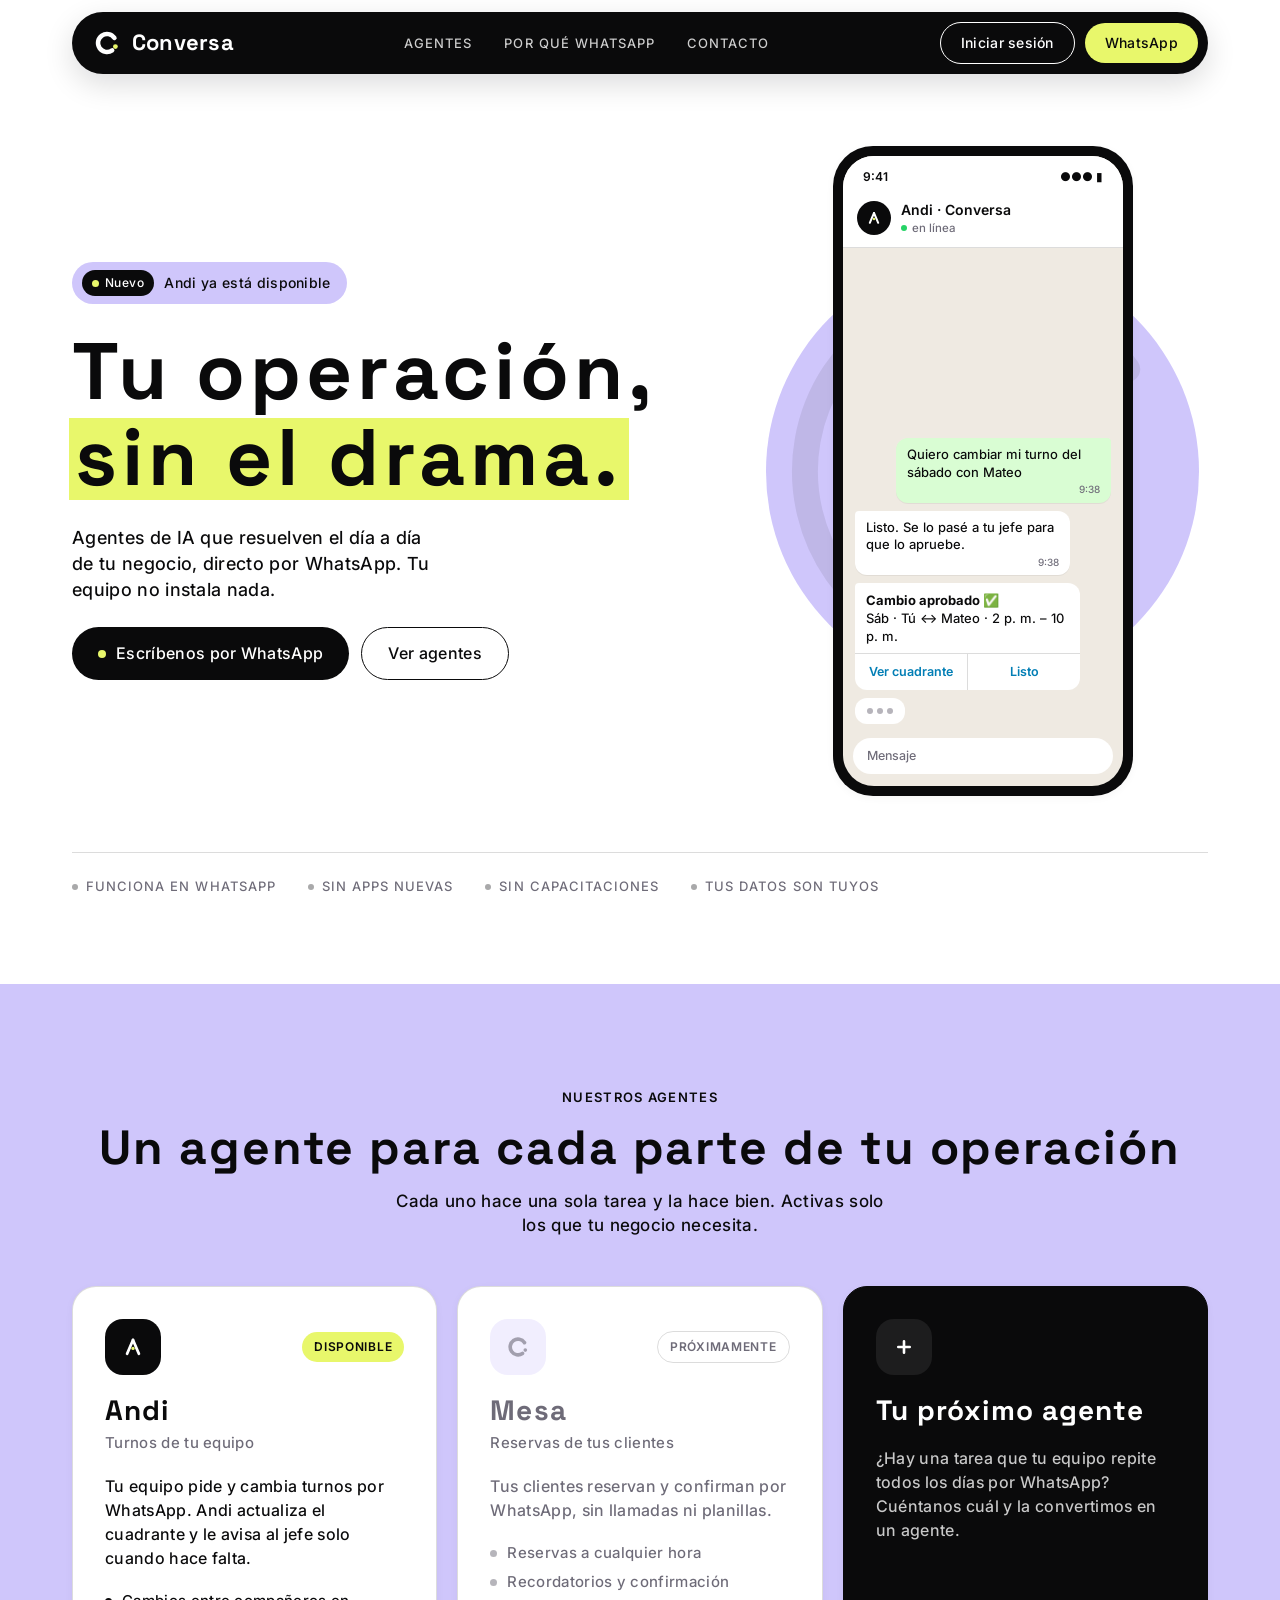
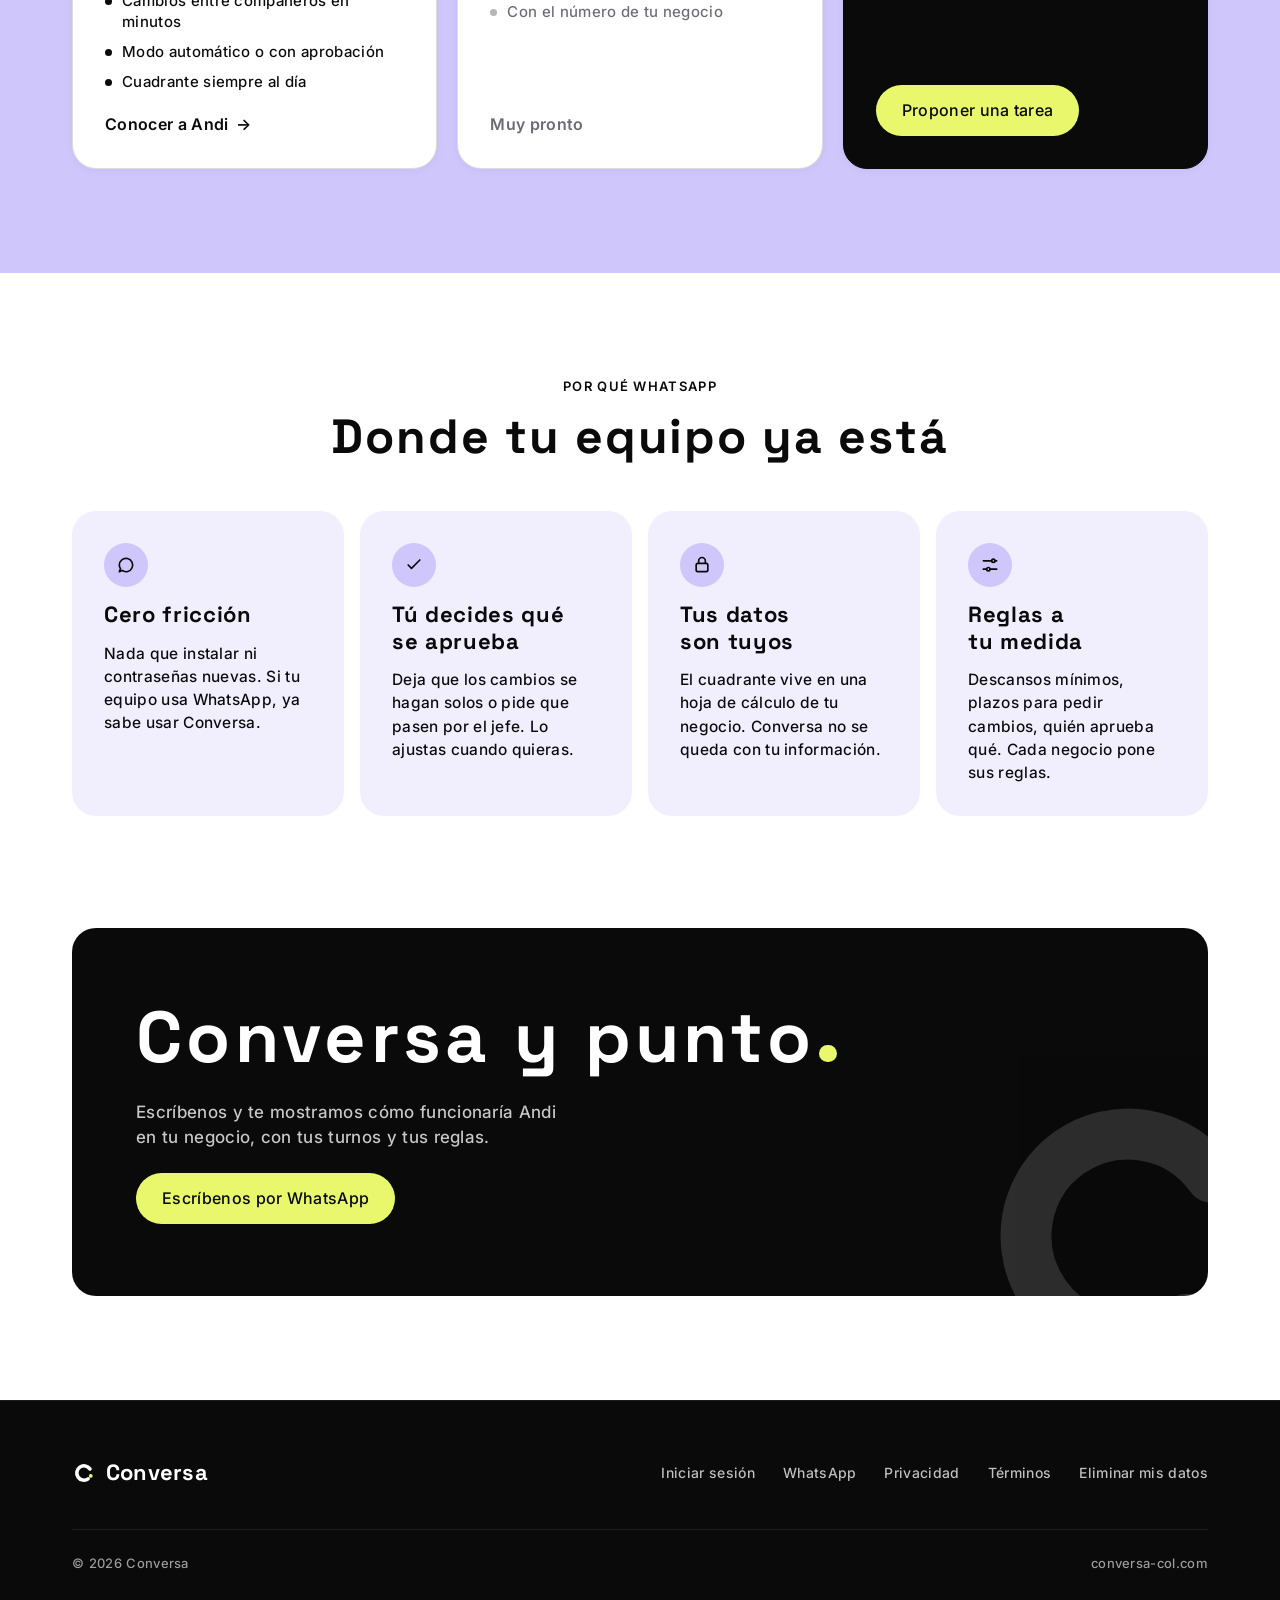
<file: index.html>
<!doctype html>
<html lang="es">
<head>
<meta charset="utf-8">
<title>Conversa — Tu operación, sin el drama.</title>
<meta name="viewport" content="width=device-width, initial-scale=1">
<meta name="description" content="Agentes de IA que atienden por WhatsApp y gestionan el día a día de tu negocio.">
<meta name="google-site-verification" content="Ja4Rn6n4qUlso83JG4or7ZB8KEGTxTbLcKheIMZyKb4" />
<link rel="icon" href="favicon.svg" type="image/svg+xml">
<link rel="preconnect" href="https://fonts.googleapis.com">
<link rel="preconnect" href="https://fonts.gstatic.com" crossorigin>
<link href="https://fonts.googleapis.com/css2?family=Space+Grotesk:wght@500..700&family=Inter:wght@400..700&display=swap" rel="stylesheet">
<link rel="stylesheet" href="css/home.css">
<script src="js/home.js" defer></script>
</head>
<body>

<a class="saltar" href="#contenido">Saltar al contenido</a>

<header class="nav">
  <div class="wrap nav-inner">
    <a class="marca" href="#" aria-label="Conversa, inicio">
      <svg viewBox="0 0 100 100" width="30" height="30" fill="none" aria-hidden="true">
        <circle cx="50" cy="50" r="30" stroke="#FFFFFF" stroke-width="15" stroke-linecap="round" stroke-dasharray="141 47" transform="rotate(55 50 50)"/>
        <circle cx="78" cy="62" r="8" fill="#E8F76B"/>
      </svg>
      Conversa
    </a>
    <nav class="nav-links" aria-label="Secciones">
      <a href="#agentes">Agentes</a>
      <a href="#por-que">Por qué WhatsApp</a>
      <a href="#contacto">Contacto</a>
    </nav>
    <div class="nav-acciones">
      <a class="btn btn-borde btn-sm nav-login" href="https://app.conversa-col.com/login">Iniciar sesión</a>
      <a class="btn btn-lima btn-sm nav-wa" href="https://wa.me/573053060656?text=Hola%2C%20quisiera%20saber%20m%C3%A1s%20sobre%20Conversa" target="_blank" rel="noopener noreferrer">WhatsApp</a>
    </div>
  </div>
</header>

<main id="contenido">
  <section class="hero">
    <div class="wrap">
      <div class="hero-grid">
        <div class="hero-copy">
          <span class="estado"><span class="chip"><i></i>Nuevo</span>Andi ya está disponible</span>
          <h1>Tu operación, <span class="resalta">sin el drama.</span></h1>
          <p class="lead">Agentes de IA que resuelven el día a día de tu negocio, directo por WhatsApp. Tu equipo no instala nada.</p>
          <div class="hero-acciones">
            <a class="btn btn-tinta" href="https://wa.me/573053060656?text=Hola%2C%20quisiera%20saber%20m%C3%A1s%20sobre%20Conversa" target="_blank" rel="noopener noreferrer"><span class="punto"></span>Escríbenos por WhatsApp</a>
            <a class="btn btn-borde" href="#agentes">Ver agentes</a>
          </div>
        </div>

        <div class="escena" role="img" aria-label="Ejemplo de conversación con Andi en WhatsApp">
          <div class="disco" aria-hidden="true">
            <svg viewBox="0 0 100 100" fill="none">
              <circle cx="50" cy="50" r="41" stroke="#0A0A0B" stroke-opacity=".08" stroke-width="6" stroke-linecap="round" stroke-dasharray="193 65" transform="rotate(55 50 50)"/>
            </svg>
          </div>
          <div class="tel">
            <div class="pantalla">
              <div class="barra" aria-hidden="true"><span>9:41</span><span>●●● ▮</span></div>
              <div class="chat-top">
                <div class="avatar">
                  <svg viewBox="0 0 100 100" width="20" height="20" fill="none" stroke="#FFFFFF" stroke-width="10" stroke-linecap="round" stroke-linejoin="round" aria-hidden="true">
                    <path d="M 50 25 L 29 74"/><path d="M 50 25 L 71 74"/>
                    <circle cx="50" cy="55" r="6" fill="#E8F76B" stroke="none"/>
                  </svg>
                </div>
                <div><b>Andi · Conversa</b><small><i></i>en línea</small></div>
              </div>
              <div class="mensajes">
                <div class="burbuja out">Quiero cambiar mi turno del sábado con Mateo<time>9:38</time></div>
                <div class="burbuja in">Listo. Se lo pasé a tu jefe para que lo apruebe.<time>9:38</time></div>
                <div class="tarjeta-chat">
                  <p><b>Cambio aprobado ✅</b><br>Sáb · Tú ↔ Mateo · 2 p. m. – 10 p. m.</p>
                  <div class="ops"><span>Ver cuadrante</span><span>Listo</span></div>
                </div>
                <div class="escribe" aria-hidden="true"><span></span><span></span><span></span></div>
              </div>
              <div class="input-chat" aria-hidden="true">Mensaje</div>
            </div>
          </div>
        </div>
      </div>

      <div class="franja" aria-label="Lo que no necesitas">
        <span>Funciona en WhatsApp</span>
        <span>Sin apps nuevas</span>
        <span>Sin capacitaciones</span>
        <span>Tus datos son tuyos</span>
      </div>
    </div>
  </section>

  <section id="agentes" class="banda">
    <div class="wrap">
      <div class="cabeza">
        <span class="kicker">Nuestros agentes</span>
        <h2 class="titulo">Un agente para cada parte de tu operación</h2>
        <p>Cada uno hace una sola tarea y la hace bien. Activas solo los que tu negocio necesita.</p>
      </div>

      <div class="agentes">
        <a class="agente" href="/andi.html">
          <div class="agente-top">
            <div class="icono icono-tinta">
              <svg viewBox="0 0 100 100" width="28" height="28" fill="none" stroke="#FFFFFF" stroke-width="10" stroke-linecap="round" stroke-linejoin="round" aria-hidden="true">
                <path d="M 50 25 L 29 74"/><path d="M 50 25 L 71 74"/>
                <circle cx="50" cy="55" r="6" fill="#E8F76B" stroke="none"/>
              </svg>
            </div>
            <span class="badge badge-lima">Disponible</span>
          </div>
          <div>
            <h3>Andi</h3>
            <span class="sub">Turnos de tu equipo</span>
          </div>
          <p>Tu equipo pide y cambia turnos por WhatsApp. Andi actualiza el cuadrante y le avisa al jefe solo cuando hace falta.</p>
          <ul>
            <li>Cambios entre compañeros en minutos</li>
            <li>Modo automático o con aprobación</li>
            <li>Cuadrante siempre al día</li>
          </ul>
          <span class="enlace"><span class="enlace-texto">Conocer a Andi</span> <span class="flecha">→</span></span>
        </a>

        <article class="agente mesa">
          <div class="agente-top">
            <div class="icono icono-suave">
              <svg viewBox="0 0 100 100" width="26" height="26" fill="none" aria-hidden="true">
                <circle cx="50" cy="50" r="30" stroke="#6E6B78" stroke-opacity=".6" stroke-width="14" stroke-linecap="round" stroke-dasharray="141 47" transform="rotate(55 50 50)"/>
                <circle cx="78" cy="62" r="7" fill="#6E6B78" fill-opacity=".6"/>
              </svg>
            </div>
            <span class="badge badge-gris">Próximamente</span>
          </div>
          <div>
            <h3>Mesa</h3>
            <span class="sub">Reservas de tus clientes</span>
          </div>
          <p>Tus clientes reservan y confirman por WhatsApp, sin llamadas ni planillas.</p>
          <ul>
            <li>Reservas a cualquier hora</li>
            <li>Recordatorios y confirmación</li>
            <li>Con el número de tu negocio</li>
          </ul>
          <span class="enlace" style="color:var(--gris)">Muy pronto</span>
        </article>

        <article class="agente tuyo">
          <div class="agente-top">
            <div class="icono" style="background:rgba(255,255,255,.08)">
              <svg viewBox="0 0 100 100" width="26" height="26" fill="none" aria-hidden="true">
                <path d="M50 28v44M28 50h44" stroke="#FFFFFF" stroke-width="10" stroke-linecap="round"/>
              </svg>
            </div>
          </div>
          <div>
            <h3>Tu próximo agente</h3>
          </div>
          <p>¿Hay una tarea que tu equipo repite todos los días por WhatsApp? Cuéntanos cuál y la convertimos en un agente.</p>
          <a class="btn btn-lima" href="https://wa.me/573053060656?text=Hola%2C%20tengo%20una%20tarea%20que%20quiero%20automatizar" target="_blank" rel="noopener noreferrer">Proponer una tarea</a>
        </article>
      </div>
    </div>
  </section>

  <section id="por-que" class="principios">
    <div class="wrap">
      <div class="cabeza">
        <span class="kicker">Por qué WhatsApp</span>
        <h2 class="titulo">Donde tu equipo ya está</h2>
      </div>
      <div class="carrusel" tabindex="0" role="region" aria-label="Principios de Conversa">
        <article class="principio">
          <div class="marca-p"><svg viewBox="0 0 24 24" width="20" height="20" fill="none" stroke="#0A0A0B" stroke-width="2" stroke-linecap="round" stroke-linejoin="round" aria-hidden="true"><path d="M4 12a8 8 0 1 1 3.3 6.5L4 20l1.4-3.4A8 8 0 0 1 4 12z"/></svg></div>
          <h3>Cero fricción</h3>
          <p>Nada que instalar ni contraseñas nuevas. Si tu equipo usa WhatsApp, ya sabe usar Conversa.</p>
        </article>
        <article class="principio">
          <div class="marca-p"><svg viewBox="0 0 24 24" width="20" height="20" fill="none" stroke="#0A0A0B" stroke-width="2" stroke-linecap="round" stroke-linejoin="round" aria-hidden="true"><path d="M5 12l4 4L19 6"/></svg></div>
          <h3>Tú decides qué se aprueba</h3>
          <p>Deja que los cambios se hagan solos o pide que pasen por el jefe. Lo ajustas cuando quieras.</p>
        </article>
        <article class="principio">
          <div class="marca-p"><svg viewBox="0 0 24 24" width="20" height="20" fill="none" stroke="#0A0A0B" stroke-width="2" stroke-linecap="round" stroke-linejoin="round" aria-hidden="true"><rect x="5" y="10" width="14" height="10" rx="2"/><path d="M8 10V7a4 4 0 0 1 8 0v3"/></svg></div>
          <h3>Tus datos son tuyos</h3>
          <p>El cuadrante vive en una hoja de cálculo de tu negocio. Conversa no se queda con tu información.</p>
        </article>
        <article class="principio">
          <div class="marca-p"><svg viewBox="0 0 24 24" width="20" height="20" fill="none" stroke="#0A0A0B" stroke-width="2" stroke-linecap="round" stroke-linejoin="round" aria-hidden="true"><path d="M4 7h10M18 7h2M4 17h4M12 17h8"/><circle cx="16" cy="7" r="2"/><circle cx="10" cy="17" r="2"/></svg></div>
          <h3>Reglas a tu medida</h3>
          <p>Descansos mínimos, plazos para pedir cambios, quién aprueba qué. Cada negocio pone sus reglas.</p>
        </article>
      </div>
    </div>
  </section>

  <section class="cierre">
    <div class="wrap">
      <div class="bloque">
        <svg class="anillo" viewBox="0 0 100 100" fill="none" aria-hidden="true">
          <circle cx="50" cy="50" r="30" stroke="#FFFFFF" stroke-width="15" stroke-linecap="round" stroke-dasharray="141 47" transform="rotate(55 50 50)"/>
        </svg>
        <h2>Conversa y punto<span class="p" aria-hidden="true"></span></h2>
        <p>Escríbenos y te mostramos cómo funcionaría Andi en tu negocio, con tus turnos y tus reglas.</p>
        <a class="btn btn-lima" href="https://wa.me/573053060656?text=Hola%2C%20quisiera%20saber%20m%C3%A1s%20sobre%20Conversa" target="_blank" rel="noopener noreferrer">Escríbenos por WhatsApp</a>
      </div>
    </div>
  </section>
</main>

<footer id="contacto" class="footer">
  <div class="wrap">
    <div class="footer-top">
      <a class="marca" href="#" aria-label="Conversa, inicio">
        <svg viewBox="0 0 100 100" width="24" height="24" fill="none" aria-hidden="true">
          <circle cx="50" cy="50" r="30" stroke="#FFFFFF" stroke-width="15" stroke-linecap="round" stroke-dasharray="141 47" transform="rotate(55 50 50)"/>
          <circle cx="78" cy="62" r="8" fill="#E8F76B"/>
        </svg>
        Conversa
      </a>
      <nav aria-label="Enlaces del sitio">
        <a href="https://app.conversa-col.com/login">Iniciar sesión</a>
        <a href="https://wa.me/573053060656?text=Hola%2C%20quisiera%20saber%20m%C3%A1s%20sobre%20Conversa" target="_blank" rel="noopener noreferrer">WhatsApp</a>
        <a href="privacidad.html">Privacidad</a>
        <a href="terminos.html">Términos</a>
        <a href="eliminar-datos.html">Eliminar mis datos</a>
      </nav>
    </div>
    <div class="footer-bajo">
      <span>© 2026 Conversa</span>
      <span>conversa-col.com</span>
    </div>
  </div>
</footer>
</body>
</html>
</file>
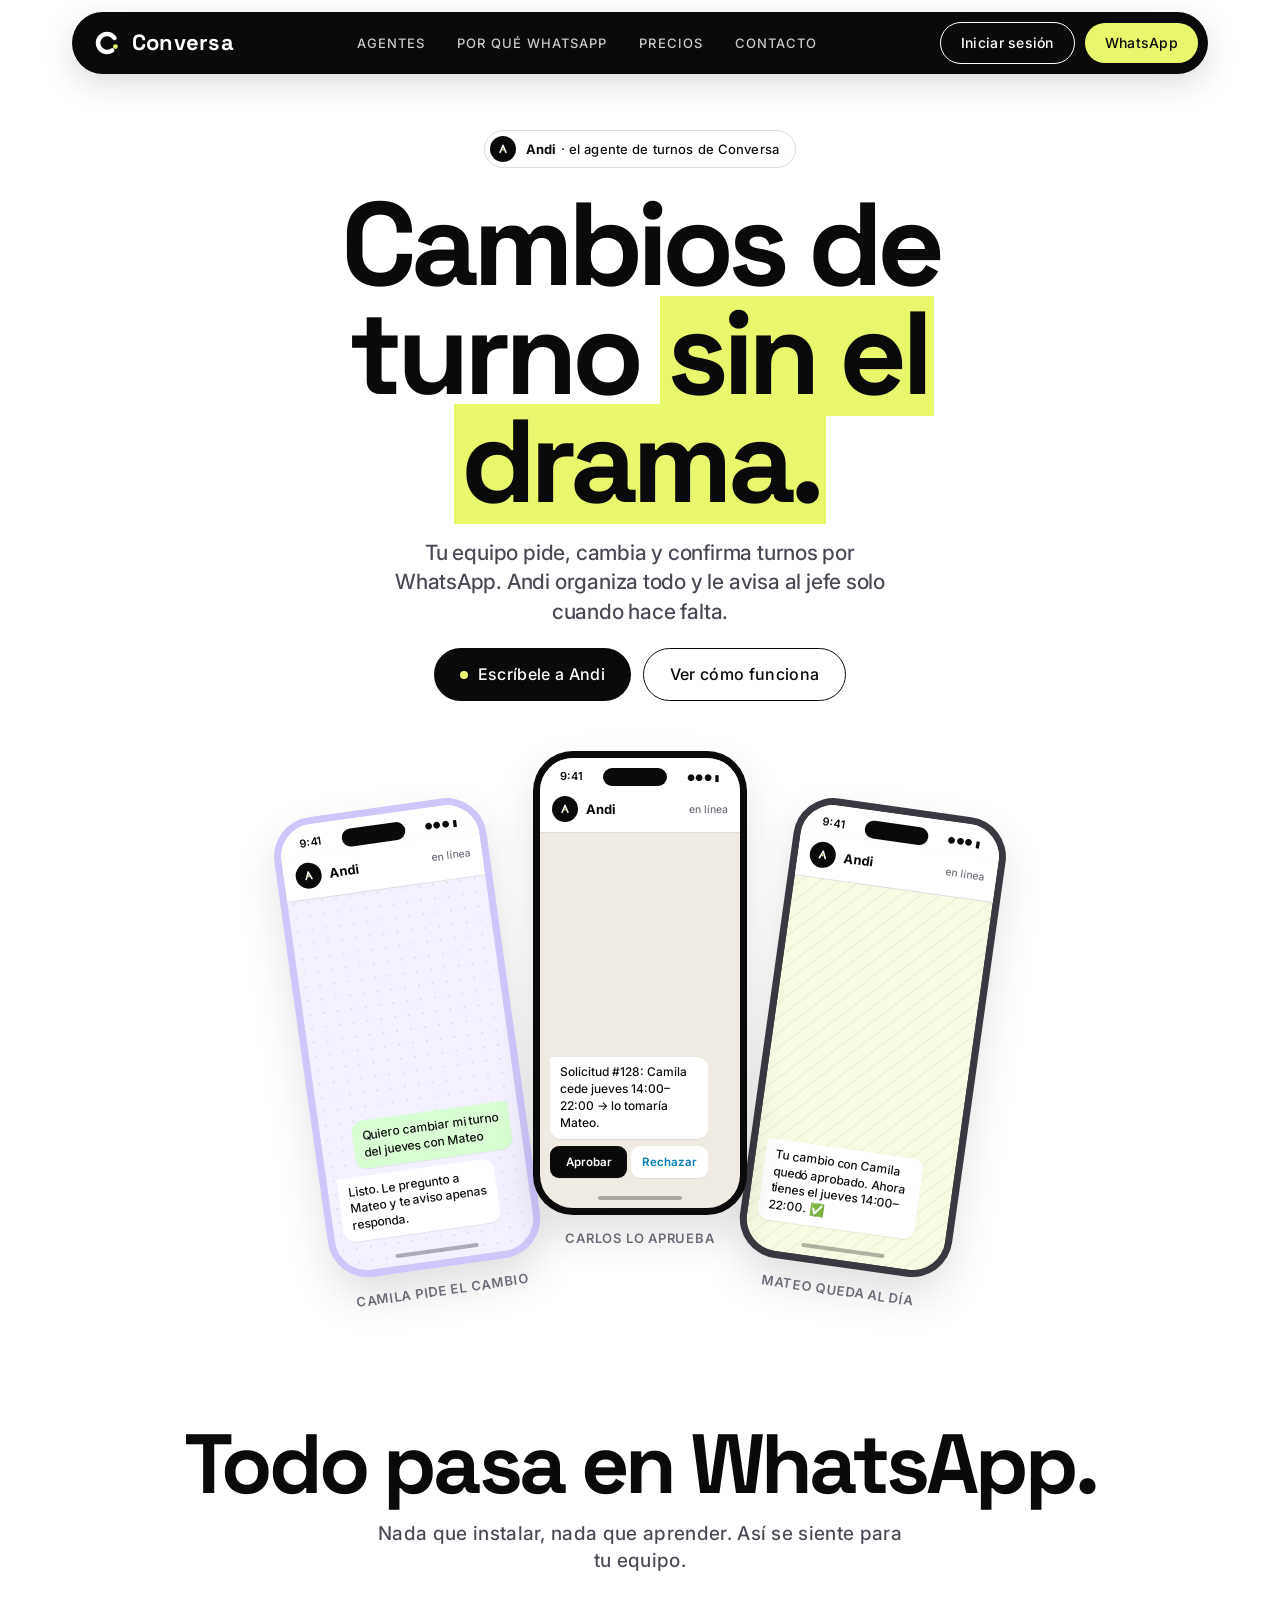
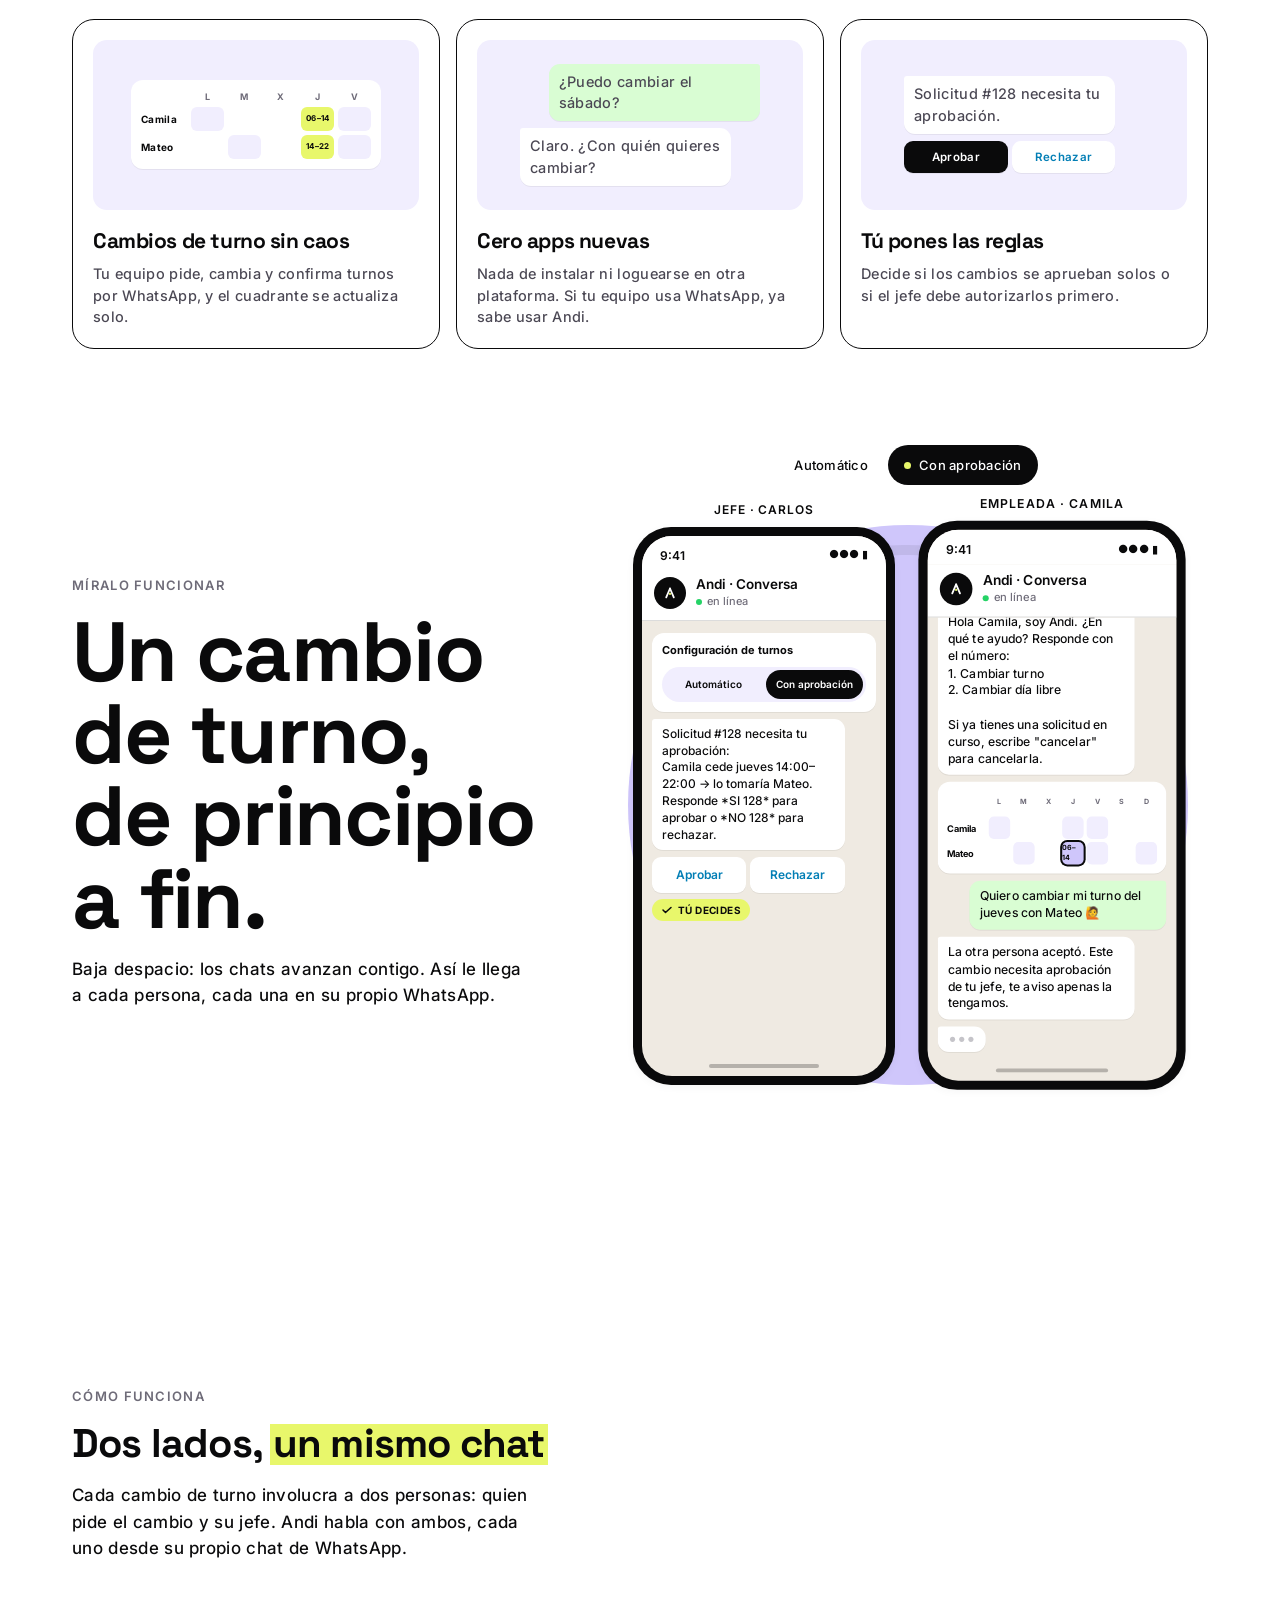
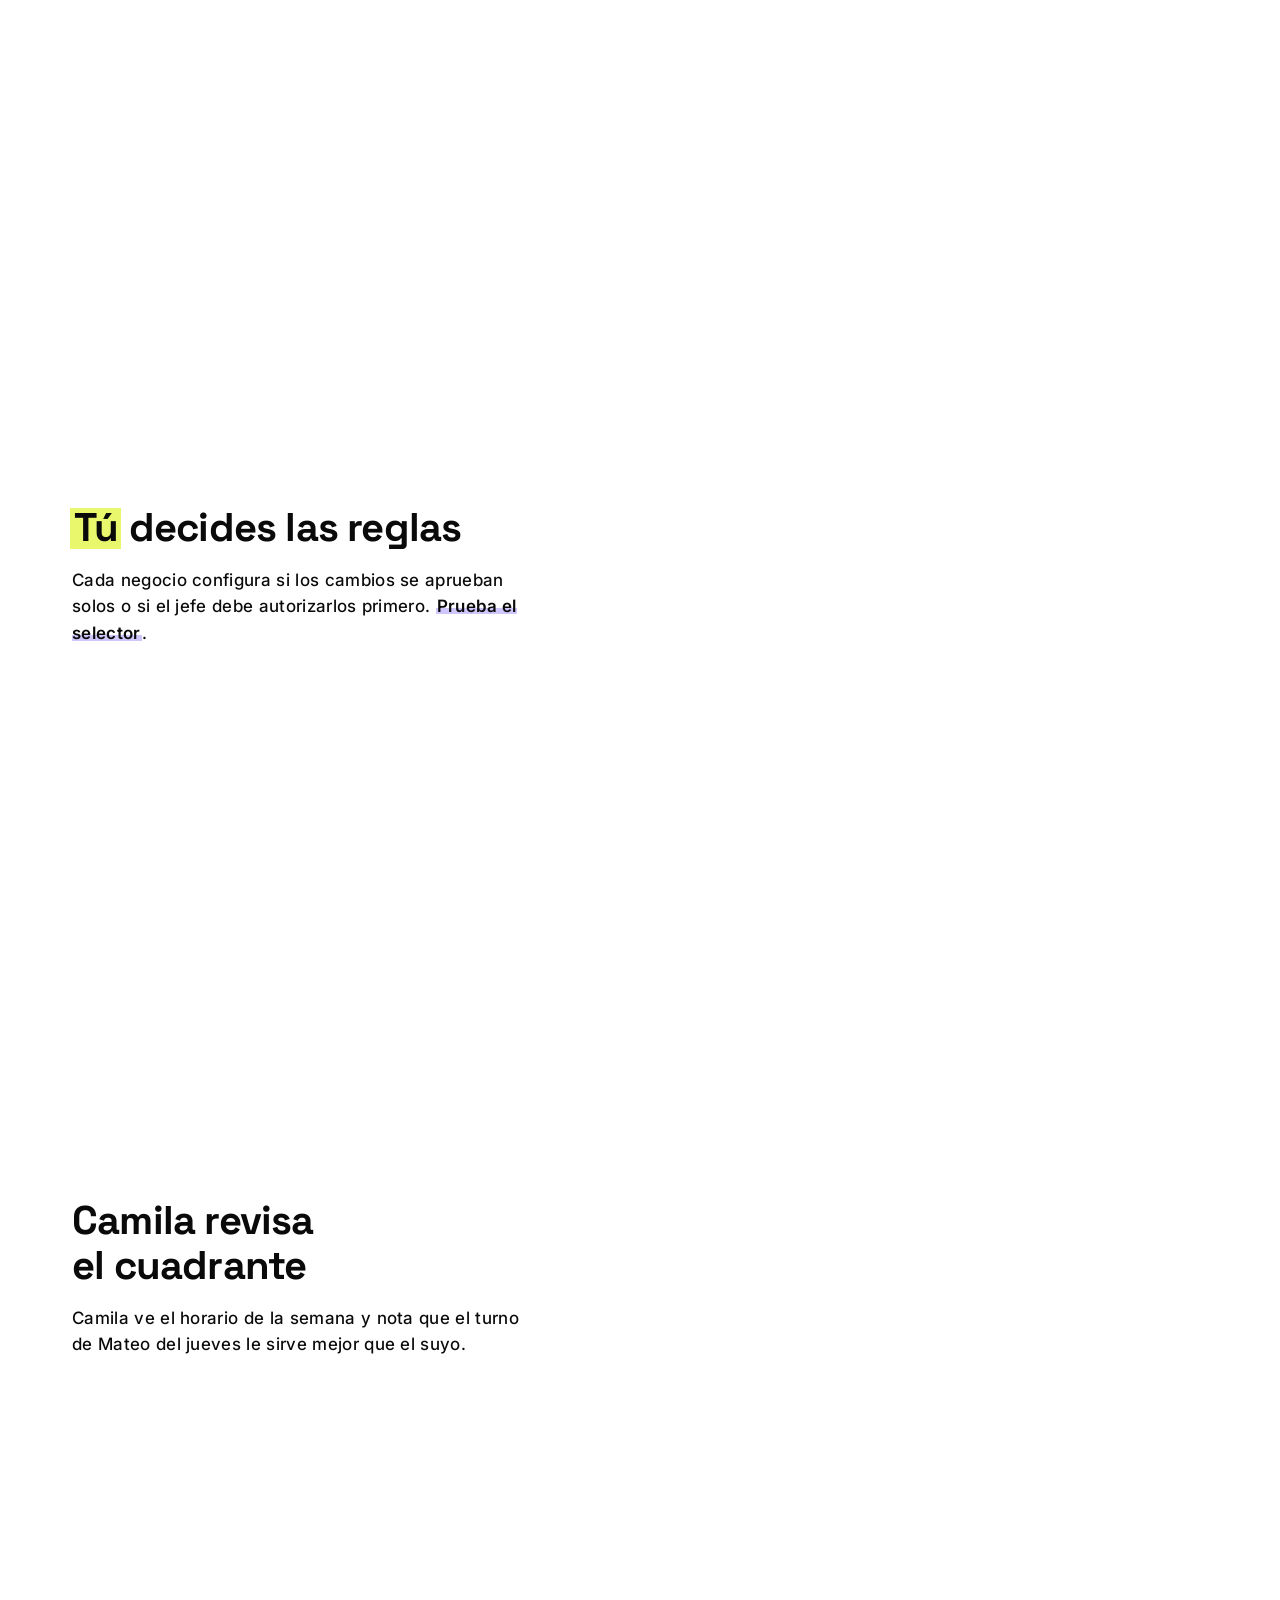
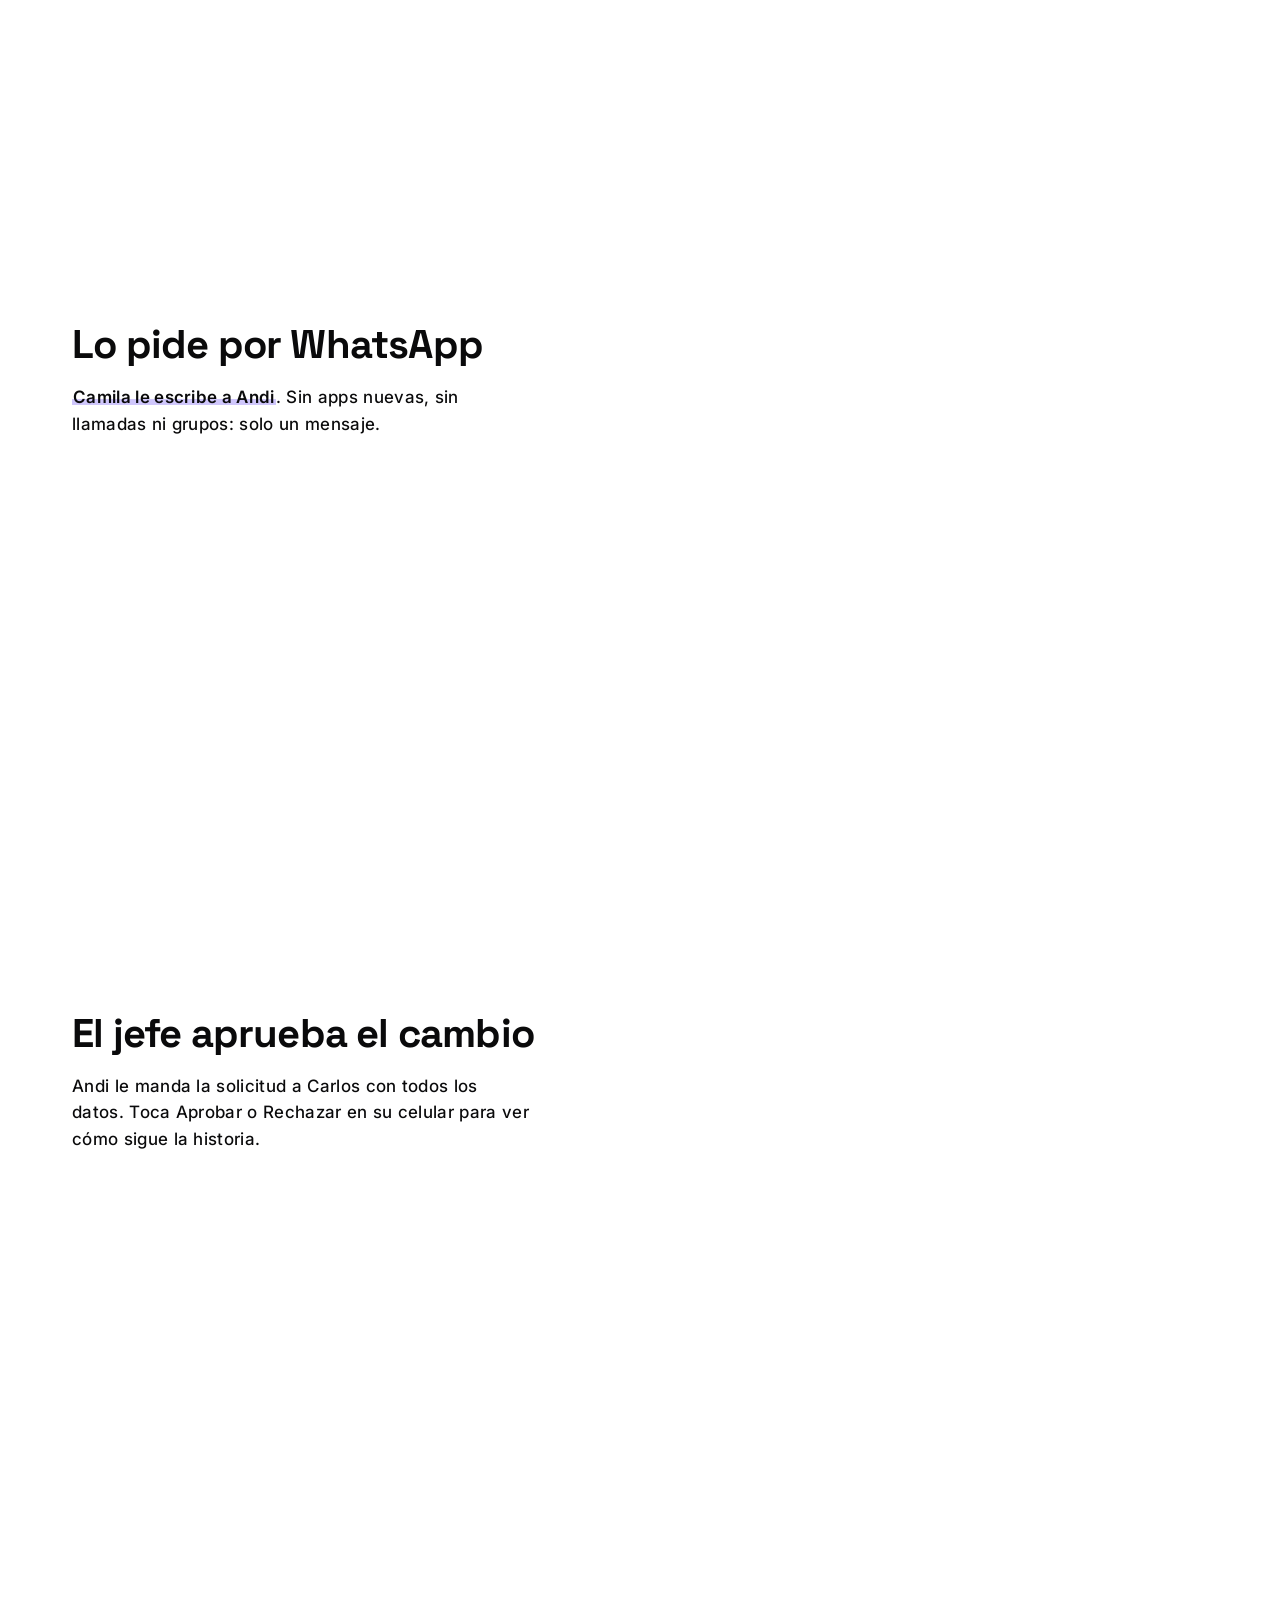
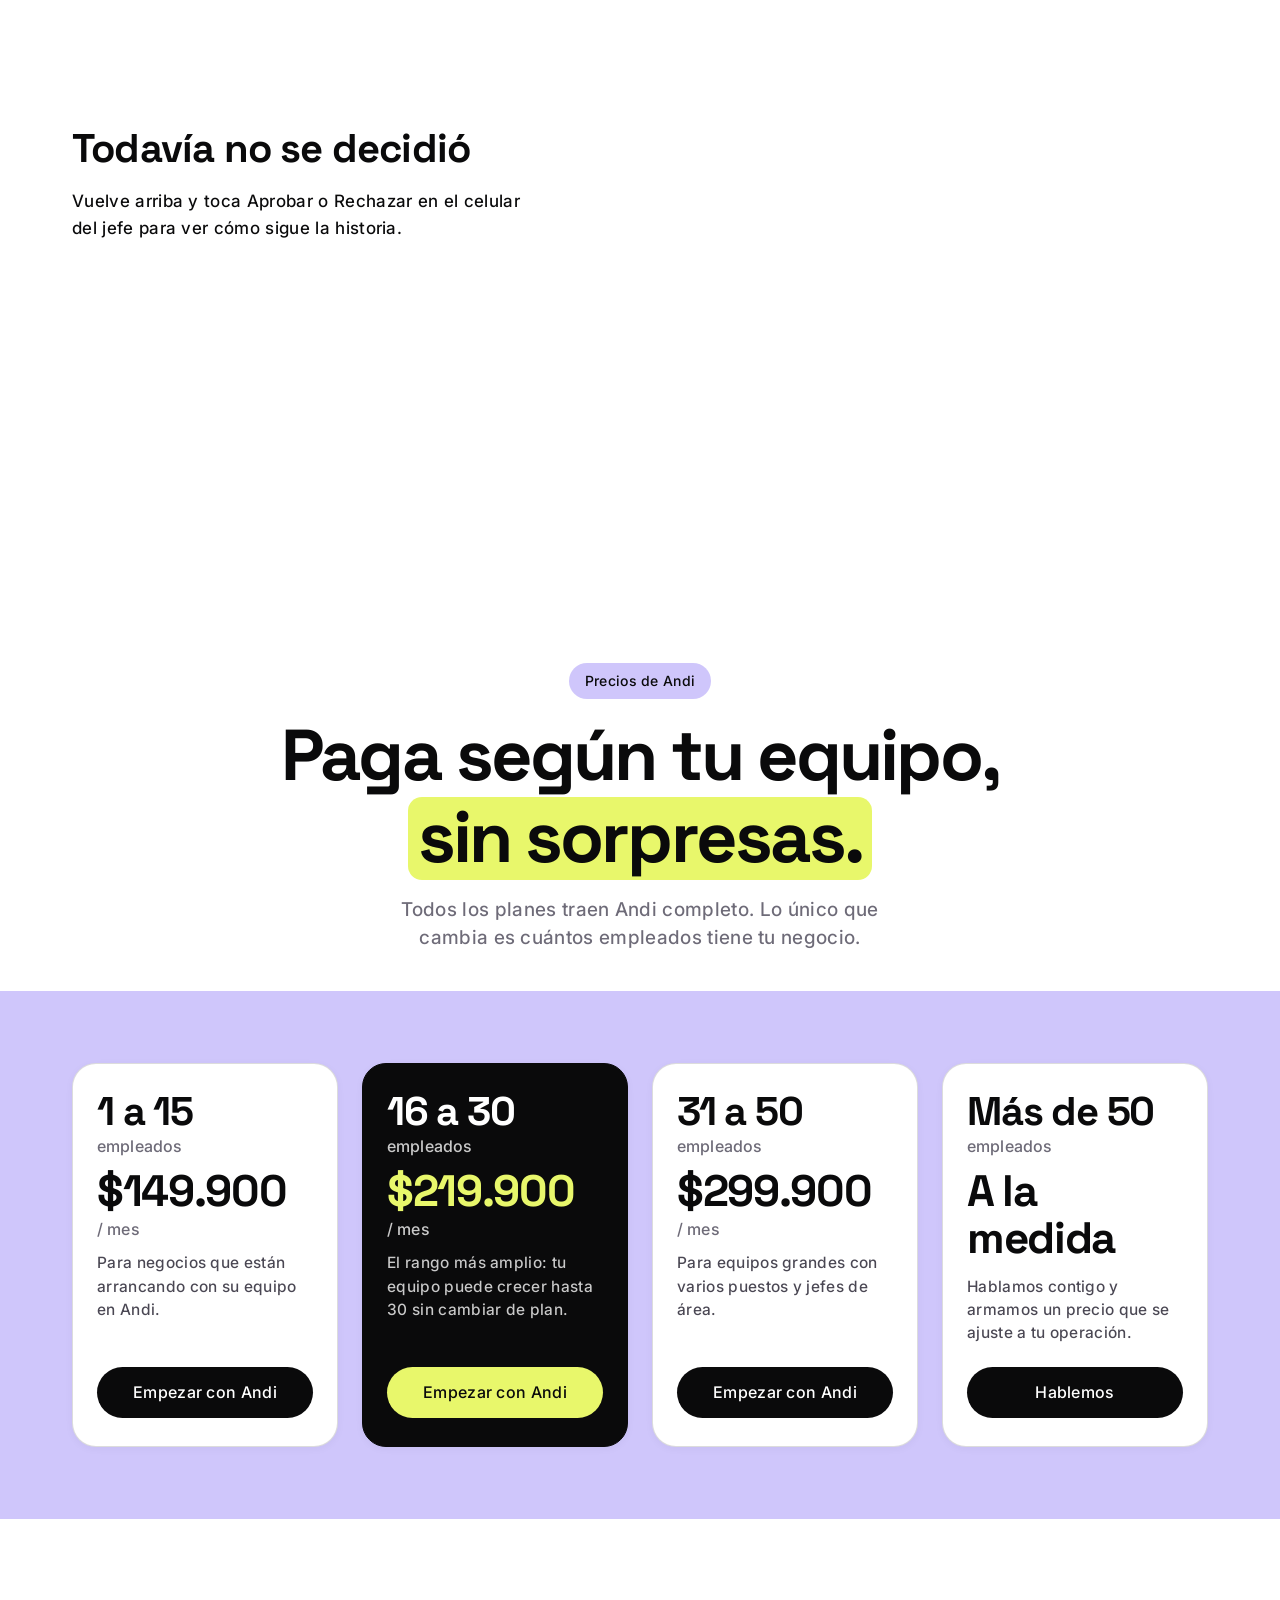
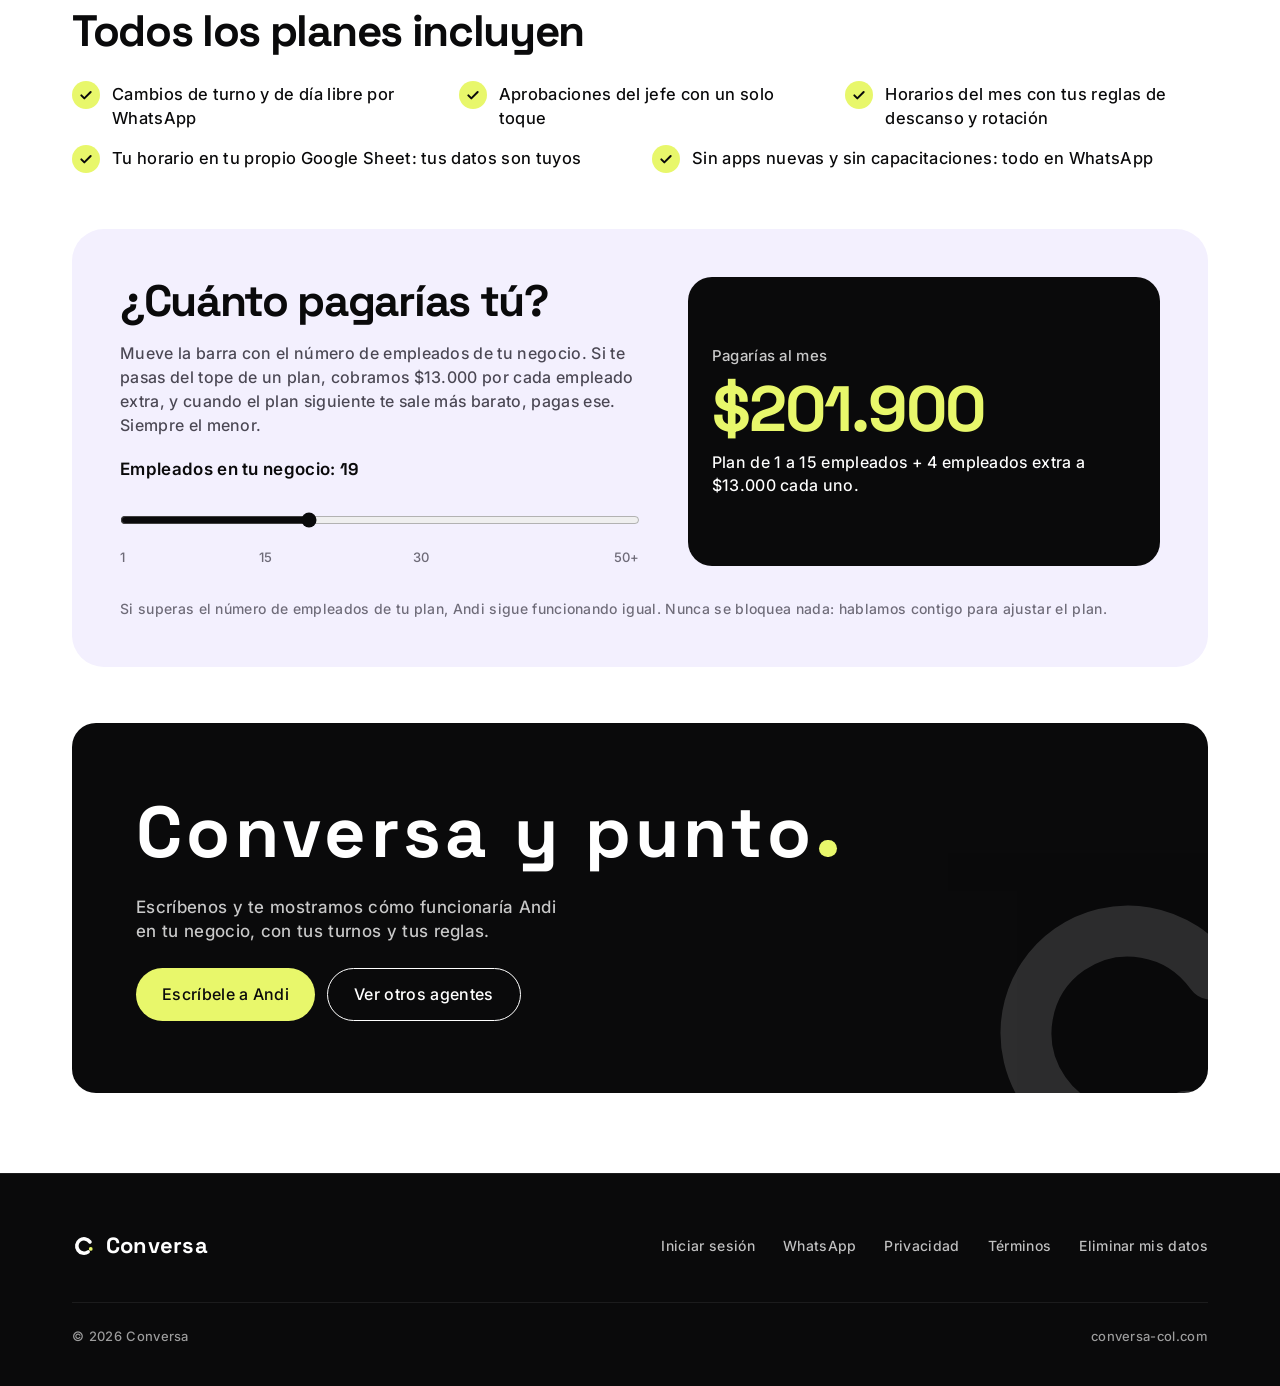
<file: andi.html>
<!doctype html>
<html lang="es">
<head>
<meta charset="utf-8">
<title>Andi — Conversa</title>
<meta name="viewport" content="width=device-width, initial-scale=1">
<meta name="description" content="Andi, el agente de Conversa para la gestión de turnos de tu equipo por WhatsApp.">
<meta name="google-site-verification" content="Ja4Rn6n4qUlso83JG4or7ZB8KEGTxTbLcKheIMZyKb4" />
<link rel="icon" href="favicon.svg" type="image/svg+xml">
<link rel="preconnect" href="https://fonts.googleapis.com">
<link rel="preconnect" href="https://fonts.gstatic.com" crossorigin>
<link href="https://fonts.googleapis.com/css2?family=Space+Grotesk:wght@500..700&family=Inter:wght@400..700&display=swap" rel="stylesheet">
<link rel="stylesheet" href="css/home.css">
<link rel="stylesheet" href="css/andi.css">
<script src="js/home.js" defer></script>
<script src="js/nav-movil.js" defer></script>
</head>
<body>

<a class="saltar" href="#contenido">Saltar al contenido</a>

<header class="nav">
  <div class="wrap nav-inner">
    <a class="marca" href="/" aria-label="Conversa, inicio">
      <svg viewBox="0 0 100 100" width="30" height="30" fill="none" aria-hidden="true">
        <circle cx="50" cy="50" r="30" stroke="#FFFFFF" stroke-width="15" stroke-linecap="round" stroke-dasharray="141 47" transform="rotate(55 50 50)"/>
        <circle cx="78" cy="62" r="8" fill="#E8F76B"/>
      </svg>
      Conversa
    </a>
    <nav class="nav-links" aria-label="Secciones">
      <a href="/#agentes">Agentes</a>
      <a href="/#por-que">Por qué WhatsApp</a>
      <a href="#precios">Precios</a>
      <a href="#contacto">Contacto</a>
    </nav>
    <div class="nav-acciones">
      <a class="btn btn-borde btn-sm nav-login" href="https://app.conversa-col.com/login">Iniciar sesión</a>
      <a class="btn btn-lima btn-sm nav-wa" href="https://wa.me/573053060656?text=Hola%2C%20quisiera%20saber%20m%C3%A1s%20sobre%20Andi" target="_blank" rel="noopener noreferrer">WhatsApp</a>
    </div>
  </div>
</header>

<!-- Nav de celular (< 768px): círculo con la C que se despliega a píldora. js/nav-movil.js -->
<nav class="nav-c" id="navC" aria-label="Conversa">
  <button type="button" class="nav-c-boton" aria-label="Menú de Conversa" aria-expanded="false" aria-controls="navCPanel">
    <svg class="nav-c-logo" viewBox="0 0 100 100" width="30" height="30" fill="none" aria-hidden="true">
      <circle cx="50" cy="50" r="30" stroke="#FFFFFF" stroke-width="15" stroke-linecap="round" stroke-dasharray="141 47" transform="rotate(55 50 50)"/>
      <circle cx="78" cy="62" r="8" fill="#E8F76B"/>
    </svg>
  </button>
  <div class="nav-c-panel" id="navCPanel" aria-hidden="true">
    <a class="nav-c-marca" href="/" tabindex="-1">Conversa</a>
    <a class="nav-c-login" href="https://app.conversa-col.com/login" tabindex="-1">Iniciar sesión</a>
  </div>
</nav>

<main id="contenido">
  <section class="pop-hero">
    <div class="wrap">
      <span class="pop-badge"><span class="av"><svg viewBox="0 0 100 100" width="14" height="14" fill="none" stroke="#FFFFFF" stroke-width="11" stroke-linecap="round" stroke-linejoin="round" aria-hidden="true"><path d="M 50 25 L 29 74"/><path d="M 50 25 L 71 74"/><circle cx="50" cy="55" r="6" fill="#E8F76B" stroke="none"/></svg></span><span><b>Andi</b> · el agente de turnos de Conversa</span></span>
      <h1 class="pop-titulo">Cambios de turno <span class="resalta">sin el drama.</span></h1>
      <p class="pop-sub">Tu equipo pide, cambia y confirma turnos por WhatsApp. Andi organiza todo y le avisa al jefe solo cuando hace falta.</p>
      <div class="pop-acciones">
        <a class="btn btn-tinta" href="https://wa.me/573053060656?text=Hola%2C%20quisiera%20saber%20m%C3%A1s%20sobre%20Andi" target="_blank" rel="noopener noreferrer"><span class="punto"></span>Escríbele a Andi</a>
        <a class="btn btn-borde" href="#scrolly">Ver cómo funciona</a>
      </div>
      <div class="pop-abanico" role="img" aria-label="Ejemplo: Camila pide un cambio, Carlos lo aprueba y Mateo queda al día">
          <figure class="pop-tel t-izq">
            <div class="pt-marco"><div class="pt-pantalla">
              <div class="pt-status" aria-hidden="true"><span>9:41</span><i class="pt-isla"></i><span class="pt-ico">●●● ▮</span></div>
              <div class="pt-top"><span class="pt-av"><svg viewBox="0 0 100 100" width="14" height="14" fill="none" stroke="#FFFFFF" stroke-width="11" stroke-linecap="round" stroke-linejoin="round" aria-hidden="true"><path d="M 50 25 L 29 74"/><path d="M 50 25 L 71 74"/><circle cx="50" cy="55" r="6" fill="#E8F76B" stroke="none"/></svg></span><b>Andi</b><small>en línea</small></div>
              <div class="pt-msgs"><p class="o">Quiero cambiar mi turno del jueves con Mateo</p><p class="i">Listo. Le pregunto a Mateo y te aviso apenas responda.</p></div>
              <i class="pt-home" aria-hidden="true"></i>
            </div></div>
            <figcaption>Camila pide el cambio</figcaption>
          </figure>
          <figure class="pop-tel t-centro">
            <div class="pt-marco"><div class="pt-pantalla">
              <div class="pt-status" aria-hidden="true"><span>9:41</span><i class="pt-isla"></i><span class="pt-ico">●●● ▮</span></div>
              <div class="pt-top"><span class="pt-av"><svg viewBox="0 0 100 100" width="14" height="14" fill="none" stroke="#FFFFFF" stroke-width="11" stroke-linecap="round" stroke-linejoin="round" aria-hidden="true"><path d="M 50 25 L 29 74"/><path d="M 50 25 L 71 74"/><circle cx="50" cy="55" r="6" fill="#E8F76B" stroke="none"/></svg></span><b>Andi</b><small>en línea</small></div>
              <div class="pt-msgs"><p class="i">Solicitud #128: Camila cede jueves 14:00–22:00 → lo tomaría Mateo.</p><div class="pt-btns"><span class="si">Aprobar</span><span>Rechazar</span></div></div>
              <i class="pt-home" aria-hidden="true"></i>
            </div></div>
            <figcaption>Carlos lo aprueba</figcaption>
          </figure>
          <figure class="pop-tel t-der">
            <div class="pt-marco"><div class="pt-pantalla">
              <div class="pt-status" aria-hidden="true"><span>9:41</span><i class="pt-isla"></i><span class="pt-ico">●●● ▮</span></div>
              <div class="pt-top"><span class="pt-av"><svg viewBox="0 0 100 100" width="14" height="14" fill="none" stroke="#FFFFFF" stroke-width="11" stroke-linecap="round" stroke-linejoin="round" aria-hidden="true"><path d="M 50 25 L 29 74"/><path d="M 50 25 L 71 74"/><circle cx="50" cy="55" r="6" fill="#E8F76B" stroke="none"/></svg></span><b>Andi</b><small>en línea</small></div>
              <div class="pt-msgs"><p class="i">Tu cambio con Camila quedó aprobado. Ahora tienes el jueves 14:00–22:00. ✅</p></div>
              <i class="pt-home" aria-hidden="true"></i>
            </div></div>
            <figcaption>Mateo queda al día</figcaption>
          </figure>
      </div>
    </div>
  </section>

  <section class="pop-seccion">
    <div class="wrap">
      <div class="pop-cabeza">
        <h2>Todo pasa en WhatsApp.</h2>
        <p>Nada que instalar, nada que aprender. Así se siente para tu equipo.</p>
      </div>
      <div class="pop-grid">
        <article class="pop-card">
          <div class="pc-prev">
            <div class="mini-cuadro">
              <div class="mc-f mc-h"><span></span><i>L</i><i>M</i><i>X</i><i>J</i><i>V</i></div>
              <div class="mc-f"><span>Camila</span><i class="on"></i><i></i><i></i><i class="lima">06–14</i><i class="on"></i></div>
              <div class="mc-f"><span>Mateo</span><i></i><i class="on"></i><i></i><i class="lima">14–22</i><i class="on"></i></div>
            </div>
          </div>
          <h3>Cambios de turno sin caos</h3>
          <p>Tu equipo pide, cambia y confirma turnos por WhatsApp, y el cuadrante se actualiza solo.</p>
        </article>
        <article class="pop-card">
          <div class="pc-prev">
            <div class="mini-chat"><p class="o">¿Puedo cambiar el sábado?</p><p class="i">Claro. ¿Con quién quieres cambiar?</p></div>
          </div>
          <h3>Cero apps nuevas</h3>
          <p>Nada de instalar ni loguearse en otra plataforma. Si tu equipo usa WhatsApp, ya sabe usar Andi.</p>
        </article>
        <article class="pop-card">
          <div class="pc-prev">
            <div class="mini-chat"><p class="i">Solicitud #128 necesita tu aprobación.</p><div class="pt-btns"><span class="si">Aprobar</span><span>Rechazar</span></div></div>
          </div>
          <h3>Tú pones las reglas</h3>
          <p>Decide si los cambios se aprueban solos o si el jefe debe autorizarlos primero.</p>
        </article>
      </div>
    </div>
  </section>

  <section class="scrolly" id="scrolly">
    <div class="wrap scrolly-inner">
      <div class="scrolly-text">

        <div class="scrolly-step paso-intro" data-step="0">
          <span class="num">Míralo funcionar</span>
          <h2>Un cambio de turno, de principio a fin.</h2>
          <p><span class="intro-scroll">Baja despacio: los chats avanzan contigo. </span>Así le llega a cada persona, cada una en su propio WhatsApp.</p>
        </div>

        <div class="scrolly-step" data-step="1">
          <span class="num">Cómo funciona</span>
          <h2>Dos lados, <span class="hl-underline">un mismo chat</span></h2>
          <p>Cada cambio de turno involucra a dos personas: quien pide el cambio y su jefe. Andi habla con ambos, cada uno desde su propio chat de WhatsApp.</p>
        </div>

        <div class="scrolly-step" data-step="2">
          <h2><span class="hl-underline">Tú</span> decides las reglas</h2>
          <p>Cada negocio configura si los cambios se aprueban solos o si el jefe debe autorizarlos primero. <span class="hl">Prueba el selector</span>.</p>
        </div>

        <div class="scrolly-step" data-step="3">
          <h2>Camila revisa el cuadrante</h2>
          <p>Camila ve el horario de la semana y nota que el turno de Mateo del jueves le sirve mejor que el suyo.</p>
        </div>

        <div class="scrolly-step" data-step="4">
          <h2>Lo pide por WhatsApp</h2>
          <p><span class="hl">Camila le escribe a Andi</span>. Sin apps nuevas, sin llamadas ni grupos: solo un mensaje.</p>
        </div>

        <div class="scrolly-step" data-step="5">
          <h2>El jefe aprueba el cambio</h2>
          <p>Andi le manda la solicitud a Carlos con todos los datos. Toca Aprobar o Rechazar en su celular para ver cómo sigue la historia.</p>
        </div>

        <div class="scrolly-step" data-step="6">
          <h2>Todos quedan al día</h2>
          <p>Camila, Mateo y Carlos quedan informados, y el cuadrante se actualiza solo — sin planillas ni grupos de WhatsApp.</p>
        </div>

      </div>

      <div class="scrolly-sticky">
        <div class="controles">
          <div class="phone-tabs segmentado" id="phoneTabs" role="group" aria-label="Ver celular">
            <button type="button" class="phone-tab active" data-target="jefe" aria-pressed="true">Jefe</button>
            <button type="button" class="phone-tab" data-target="camila" aria-pressed="false">Camila</button>
          </div>
          <div class="mode-toggle segmentado" id="modeToggle" role="group" aria-label="Modo de aprobación">
            <button type="button" class="mode-toggle-btn" data-mode="automatico" aria-pressed="false">Automático</button>
            <button type="button" class="mode-toggle-btn active" data-mode="aprobacion" aria-pressed="true">Con aprobación</button>
          </div>
        </div>

        <div class="phones-wrap" id="phonesWrap">
          <div class="phone-slot" data-phone="jefe">
            <div class="phone-label">Jefe · Carlos</div>
            <div class="phone demo-phone">
              <div class="phone-screen">
                <div class="phone-statusbar" aria-hidden="true">
                  <span class="phone-statusbar-time">9:41</span>
                  <span style="font-size:11px">●●● ▮</span>
                </div>
                <div class="chat-header">
                  <div class="chat-avatar">
                    <svg viewBox="0 0 100 100" width="18" height="18" fill="none" stroke="#FFFFFF" stroke-width="10" stroke-linecap="round" stroke-linejoin="round" aria-hidden="true"><path d="M 50 25 L 29 74"/><path d="M 50 25 L 71 74"/><circle cx="50" cy="55" r="6" fill="#E8F76B" stroke="none"/></svg>
                  </div>
                  <div class="chat-header-text"><span class="chat-name">Andi · Conversa</span><span class="chat-status">en línea</span></div>
                </div>
                <div class="chat-messages" id="messagesJefe"></div>
                <div class="phone-home-indicator" aria-hidden="true"></div>
              </div>
            </div>
          </div>

          <div class="phone-slot" data-phone="camila">
            <div class="phone-label">Empleada · Camila</div>
            <div class="phone demo-phone phone-with-banner">
              <div class="phone-banner" id="bannerMateo" hidden>
                <span class="phone-banner-icon"><svg viewBox="0 0 24 24" width="14" height="14" fill="none" stroke="#FFFFFF" stroke-width="2.4" stroke-linecap="round" stroke-linejoin="round" aria-hidden="true"><path d="M4 12a8 8 0 1 1 3.3 6.5L4 20l1.4-3.4A8 8 0 0 1 4 12z"/></svg></span>
                <div class="phone-banner-text">
                  <strong>Mateo</strong>
                  <span id="bannerMateoText"></span>
                </div>
              </div>
              <div class="phone-screen">
                <div class="phone-statusbar" aria-hidden="true">
                  <span class="phone-statusbar-time">9:41</span>
                  <span style="font-size:11px">●●● ▮</span>
                </div>
                <div class="chat-header">
                  <div class="chat-avatar">
                    <svg viewBox="0 0 100 100" width="18" height="18" fill="none" stroke="#FFFFFF" stroke-width="10" stroke-linecap="round" stroke-linejoin="round" aria-hidden="true"><path d="M 50 25 L 29 74"/><path d="M 50 25 L 71 74"/><circle cx="50" cy="55" r="6" fill="#E8F76B" stroke="none"/></svg>
                  </div>
                  <div class="chat-header-text"><span class="chat-name">Andi · Conversa</span><span class="chat-status">en línea</span></div>
                </div>
                <div class="chat-messages" id="messagesCamila"></div>
                <div class="phone-home-indicator" aria-hidden="true"></div>
              </div>
            </div>
          </div>
        </div>

        <!-- Celular (< 768px): en vez del demo con scroll, los pasos apilados.
             Las pestañas Jefe/Camila cambian cuál pila se ve (js/andi-demo.js). -->
        <ol class="pila activa" data-pila="jefe" aria-label="Chat del jefe, paso a paso">
          <li class="pila-paso">
            <span class="pila-num">Paso 1</span>
            <h3 class="pila-titulo">El jefe elige cómo se aprueban los cambios.</h3>
            <div class="pila-tarjeta"><div class="pila-tel">
              <div class="pila-top"><span class="pila-av" aria-hidden="true">A</span><span class="pila-top-txt"><b>Andi · Conversa</b><small>en línea</small></span></div>
              <div class="pila-chat">
                <div class="config-card"><div class="config-card-title">Configuración de turnos</div><div class="config-card-options"><span class="config-pill">Automático</span><span class="config-pill active">Con aprobación</span></div></div>
              </div>
            </div></div>
          </li>
          <li class="pila-paso">
            <span class="pila-num">Paso 2</span>
            <h3 class="pila-titulo">Le llega la solicitud y decide.</h3>
            <div class="pila-tarjeta"><div class="pila-tel">
              <div class="pila-top"><span class="pila-av" aria-hidden="true">A</span><span class="pila-top-txt"><b>Andi · Conversa</b><small>en línea</small></span></div>
              <div class="pila-chat">
                <p class="i">Solicitud #128 necesita tu aprobación:<br>Camila cede jueves 14:00–22:00 → lo tomaría Mateo.<br>Responde *SI 128* para aprobar o *NO 128* para rechazar.</p>
                <div class="pt-btns"><span class="si">Aprobar</span><span>Rechazar</span></div>
              </div>
            </div></div>
          </li>
          <li class="pila-paso">
            <span class="pila-num">Paso 3</span>
            <h3 class="pila-titulo">En modo automático, solo recibe un aviso.</h3>
            <div class="pila-tarjeta"><div class="pila-tel">
              <div class="pila-top"><span class="pila-av" aria-hidden="true">A</span><span class="pila-top-txt"><b>Andi · Conversa</b><small>en línea</small></span></div>
              <div class="pila-chat">
                <p class="i">Aviso: Camila y Mateo cambiaron su turno del jueves automáticamente. No necesitas hacer nada.</p>
              </div>
            </div></div>
          </li>
        </ol>

        <ol class="pila" data-pila="camila" aria-label="Chat de Camila, paso a paso">
          <li class="pila-paso">
            <span class="pila-num">Paso 1</span>
            <h3 class="pila-titulo">Camila le escribe a Andi y elige qué necesita.</h3>
            <div class="pila-tarjeta"><div class="pila-tel">
              <div class="pila-top"><span class="pila-av" aria-hidden="true">A</span><span class="pila-top-txt"><b>Andi · Conversa</b><small>en línea</small></span></div>
              <div class="pila-chat">
                <p class="i">Hola Camila, soy Andi. ¿En qué te ayudo? Responde con el número:<br>1. Cambiar turno<br>2. Cambiar día libre<br><br>Si ya tienes una solicitud en curso, escribe "cancelar" para cancelarla.</p>
                <p class="o">1</p>
              </div>
            </div></div>
          </li>
          <li class="pila-paso">
            <span class="pila-num">Paso 2</span>
            <h3 class="pila-titulo">Andi le pregunta para qué día.</h3>
            <div class="pila-tarjeta"><div class="pila-tel">
              <div class="pila-top"><span class="pila-av" aria-hidden="true">A</span><span class="pila-top-txt"><b>Andi · Conversa</b><small>en línea</small></span></div>
              <div class="pila-chat">
                <p class="i">¿Qué día? (DD/MM/AAAA)</p>
                <p class="o">03/10/2026</p>
              </div>
            </div></div>
          </li>
          <li class="pila-paso">
            <span class="pila-num">Paso 3</span>
            <h3 class="pila-titulo">Andi busca con quién cambiar y le avisa a Sofía.</h3>
            <div class="pila-tarjeta"><div class="pila-tel">
              <div class="pila-top"><span class="pila-av" aria-hidden="true">A</span><span class="pila-top-txt"><b>Andi · Conversa</b><small>en línea</small></span></div>
              <div class="pila-chat">
                <p class="i">¿Con quién quieres cambiar? (mismo día)<br>1 · Sofía (13:00-18:00)</p>
                <p class="o">Sofía</p>
                <p class="i">Le envié tu propuesta a Sofía. Te aviso cuando responda.</p>
              </div>
            </div></div>
          </li>
        </ol>
      </div>

    </div>
  </section>

  <!-- Precios. Los botones toman el número de js/whatsapp.js y su mensaje de
       data-wa-msg (uno por plan); el href es el respaldo si el JS no carga y
       debe llevar el mismo mensaje codificado. -->
  <section class="precios" id="precios" aria-labelledby="precios-titulo">
    <div class="wrap">
      <div class="precios-cabeza">
        <span class="precios-chip">Precios de Andi</span>
        <h2 id="precios-titulo">Paga según tu equipo, <br><span class="precios-resalta">sin sorpresas.</span></h2>
        <p>Todos los planes traen Andi completo. Lo único que cambia es cuántos empleados tiene tu negocio.</p>
      </div>
    </div>

    <div class="banda precios-banda">
      <div class="wrap">
        <!-- Los precios de estas tarjetas deben coincidir con PLANES y
             EXTRA_POR_EMPLEADO al inicio de js/precios.js -->
        <ul class="planes" role="list">
          <li class="plan">
            <p class="plan-rango">1 a 15 <span>empleados</span></p>
            <p class="plan-precio">$149.900 <span>/ mes</span></p>
            <p class="plan-frase">Para negocios que están arrancando con su equipo en Andi.</p>
            <a class="btn btn-tinta" href="https://wa.me/573053060656?text=Hola%2C%20quiero%20saber%20m%C3%A1s%20sobre%20el%20plan%201-15%20de%20Andi" data-wa-msg="Hola, quiero saber más sobre el plan 1-15 de Andi" target="_blank" rel="noopener noreferrer">Empezar con Andi</a>
          </li>
          <li class="plan plan-destacado">
            <p class="plan-rango">16 a 30 <span>empleados</span></p>
            <p class="plan-precio">$219.900 <span>/ mes</span></p>
            <p class="plan-frase">El rango más amplio: tu equipo puede crecer hasta 30 sin cambiar de plan.</p>
            <a class="btn btn-lima" href="https://wa.me/573053060656?text=Hola%2C%20quiero%20saber%20m%C3%A1s%20sobre%20el%20plan%2016-30%20de%20Andi" data-wa-msg="Hola, quiero saber más sobre el plan 16-30 de Andi" target="_blank" rel="noopener noreferrer">Empezar con Andi</a>
          </li>
          <li class="plan">
            <p class="plan-rango">31 a 50 <span>empleados</span></p>
            <p class="plan-precio">$299.900 <span>/ mes</span></p>
            <p class="plan-frase">Para equipos grandes con varios puestos y jefes de área.</p>
            <a class="btn btn-tinta" href="https://wa.me/573053060656?text=Hola%2C%20quiero%20saber%20m%C3%A1s%20sobre%20el%20plan%2031-50%20de%20Andi" data-wa-msg="Hola, quiero saber más sobre el plan 31-50 de Andi" target="_blank" rel="noopener noreferrer">Empezar con Andi</a>
          </li>
          <li class="plan">
            <p class="plan-rango">Más de 50 <span>empleados</span></p>
            <p class="plan-precio">A la medida</p>
            <p class="plan-frase">Hablamos contigo y armamos un precio que se ajuste a tu operación.</p>
            <a class="btn btn-tinta" href="https://wa.me/573053060656?text=Hola%2C%20quiero%20saber%20m%C3%A1s%20sobre%20el%20plan%20de%20m%C3%A1s%20de%2050%20empleados%20de%20Andi" data-wa-msg="Hola, quiero saber más sobre el plan de más de 50 empleados de Andi" target="_blank" rel="noopener noreferrer">Hablemos</a>
          </li>
        </ul>
      </div>
    </div>

    <div class="wrap">
      <div class="incluye">
        <h2>Todos los planes incluyen</h2>
        <ul class="incluye-lista" role="list">
          <li><span class="check" aria-hidden="true"><svg viewBox="0 0 24 24" width="16" height="16" fill="none" stroke="#0A0A0B" stroke-width="3" stroke-linecap="round" stroke-linejoin="round"><path d="M5 12.5l4.5 4.5L19 7.5"/></svg></span><span class="incluye-texto" data-texto="Cambios de turno y de día libre por WhatsApp"><span>Cambios de turno y de día libre por WhatsApp</span></span></li>
          <li><span class="check" aria-hidden="true"><svg viewBox="0 0 24 24" width="16" height="16" fill="none" stroke="#0A0A0B" stroke-width="3" stroke-linecap="round" stroke-linejoin="round"><path d="M5 12.5l4.5 4.5L19 7.5"/></svg></span><span class="incluye-texto" data-texto="Aprobaciones del jefe con un solo toque"><span>Aprobaciones del jefe con un solo toque</span></span></li>
          <li><span class="check" aria-hidden="true"><svg viewBox="0 0 24 24" width="16" height="16" fill="none" stroke="#0A0A0B" stroke-width="3" stroke-linecap="round" stroke-linejoin="round"><path d="M5 12.5l4.5 4.5L19 7.5"/></svg></span><span class="incluye-texto" data-texto="Horarios del mes con tus reglas de descanso y rotación"><span>Horarios del mes con tus reglas de descanso y rotación</span></span></li>
          <li><span class="check" aria-hidden="true"><svg viewBox="0 0 24 24" width="16" height="16" fill="none" stroke="#0A0A0B" stroke-width="3" stroke-linecap="round" stroke-linejoin="round"><path d="M5 12.5l4.5 4.5L19 7.5"/></svg></span><span class="incluye-texto" data-texto="Tu horario en tu propio Google Sheet: tus datos son tuyos"><span>Tu horario en tu propio Google Sheet: tus datos son tuyos</span></span></li>
          <li><span class="check" aria-hidden="true"><svg viewBox="0 0 24 24" width="16" height="16" fill="none" stroke="#0A0A0B" stroke-width="3" stroke-linecap="round" stroke-linejoin="round"><path d="M5 12.5l4.5 4.5L19 7.5"/></svg></span><span class="incluye-texto" data-texto="Sin apps nuevas y sin capacitaciones: todo en WhatsApp"><span>Sin apps nuevas y sin capacitaciones: todo en WhatsApp</span></span></li>
        </ul>
      </div>

      <div class="calc">
        <div class="calc-control">
          <h2>¿Cuánto pagarías tú?</h2>
          <p>Mueve la barra con el número de empleados de tu negocio. Si te pasas del tope de un plan, cobramos $13.000 por cada empleado extra, y cuando el plan siguiente te sale más barato, pagas ese. Siempre el menor.</p>
          <label class="calc-label" for="calc-empleados">Empleados en tu negocio: <span id="calc-n">19</span></label>
          <input class="calc-range" type="range" id="calc-empleados" min="1" max="51" step="1" value="19">
          <div class="calc-marcas" aria-hidden="true"><span>1</span><span>15</span><span>30</span><span>50+</span></div>
        </div>
        <div class="calc-panel" aria-live="polite">
          <p class="calc-titulo">Pagarías al mes</p>
          <p class="calc-precio" id="calc-precio">$201.900</p>
          <p class="calc-detalle" id="calc-detalle">Plan de 1 a 15 empleados + 4 empleados extra a $13.000 cada uno.</p>
        </div>
        <p class="calc-nota">Si superas el número de empleados de tu plan, Andi sigue funcionando igual. Nunca se bloquea nada: hablamos contigo para ajustar el plan.</p>
      </div>
    </div>
  </section>

  <section class="cierre">
    <div class="wrap">
      <div class="bloque">
        <svg class="anillo" viewBox="0 0 100 100" fill="none" aria-hidden="true">
          <circle cx="50" cy="50" r="30" stroke="#FFFFFF" stroke-width="15" stroke-linecap="round" stroke-dasharray="141 47" transform="rotate(55 50 50)"/>
        </svg>
        <h2>Conversa y punto<span class="p" aria-hidden="true"></span></h2>
        <p>Escríbenos y te mostramos cómo funcionaría Andi en tu negocio, con tus turnos y tus reglas.</p>
        <div class="acciones">
          <a class="btn btn-lima" href="https://wa.me/573053060656?text=Hola%2C%20quisiera%20saber%20m%C3%A1s%20sobre%20Andi" target="_blank" rel="noopener noreferrer">Escríbele a Andi</a>
          <a class="btn btn-borde" href="/#agentes">Ver otros agentes</a>
        </div>
      </div>
    </div>
  </section>
</main>

<footer id="contacto" class="footer">
  <div class="wrap">
    <div class="footer-top">
      <a class="marca" href="/" aria-label="Conversa, inicio">
        <svg viewBox="0 0 100 100" width="24" height="24" fill="none" aria-hidden="true">
          <circle cx="50" cy="50" r="30" stroke="#FFFFFF" stroke-width="15" stroke-linecap="round" stroke-dasharray="141 47" transform="rotate(55 50 50)"/>
          <circle cx="78" cy="62" r="8" fill="#E8F76B"/>
        </svg>
        Conversa
      </a>
      <nav aria-label="Enlaces del sitio">
        <a href="https://app.conversa-col.com/login">Iniciar sesión</a>
        <a href="https://wa.me/573053060656?text=Hola%2C%20quisiera%20saber%20m%C3%A1s%20sobre%20Andi" target="_blank" rel="noopener noreferrer">WhatsApp</a>
        <a href="privacidad.html">Privacidad</a>
        <a href="terminos.html">Términos</a>
        <a href="eliminar-datos.html">Eliminar mis datos</a>
      </nav>
    </div>
    <div class="footer-bajo">
      <span>© 2026 Conversa</span>
      <span>conversa-col.com</span>
    </div>
  </div>
</footer>

<script src="js/andi-demo.js"></script>
<script src="js/whatsapp.js"></script>
<script src="js/precios.js"></script>
</body>
</html>
</file>
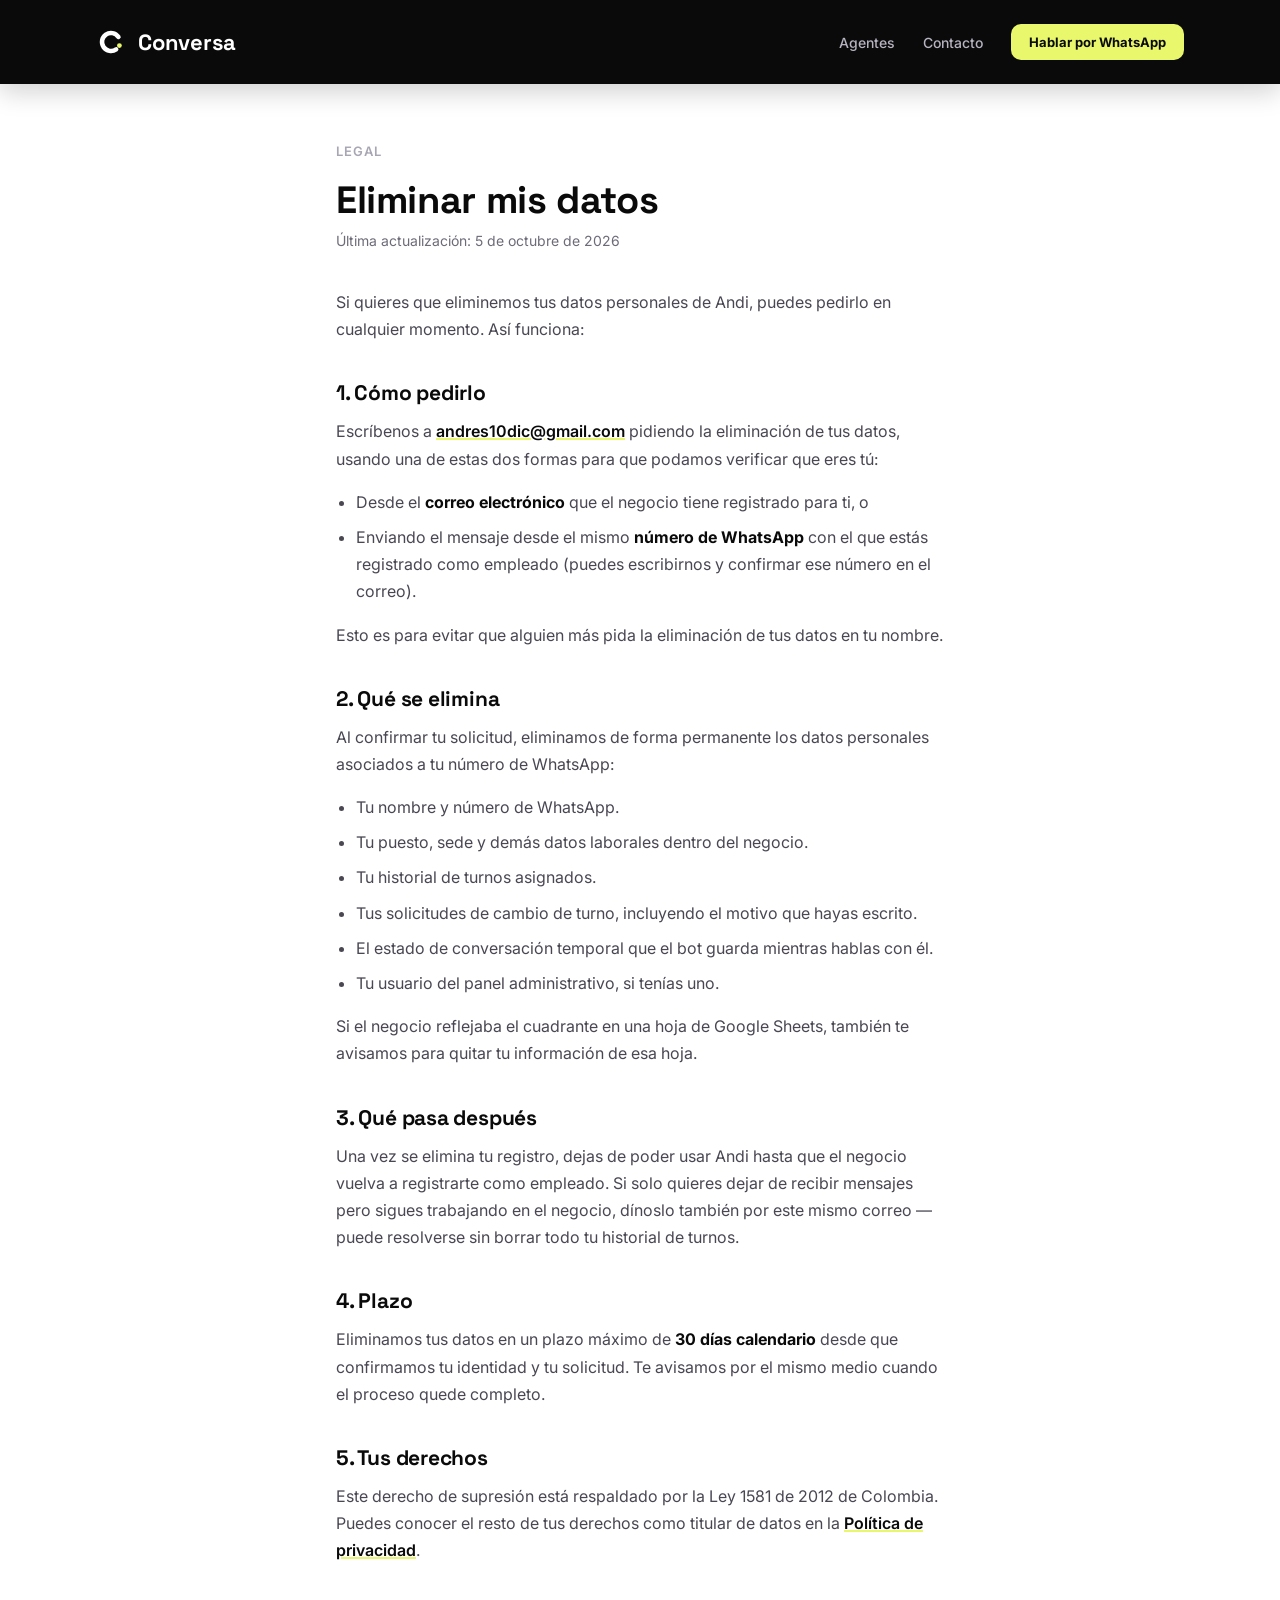
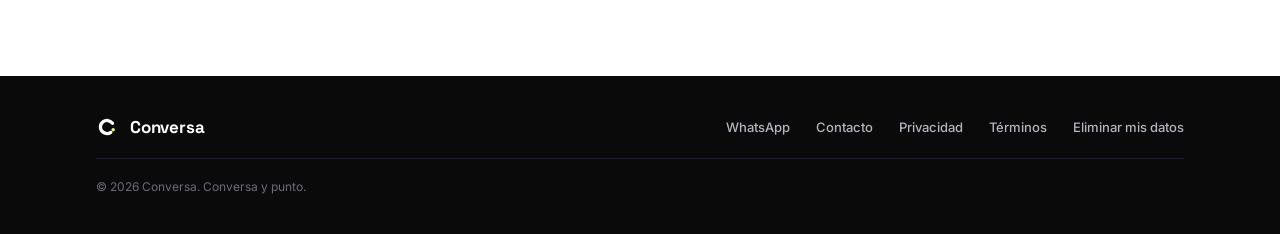
<file: eliminar-datos.html>
<!doctype html>
<html lang="es">
<head>
<meta charset="utf-8">
<title>Eliminar mis datos — Conversa</title>
<meta name="viewport" content="width=device-width, initial-scale=1">
<meta name="description" content="Cómo pedir que se eliminen tus datos personales de Andi (Conversa).">
<link rel="icon" href="favicon.svg" type="image/svg+xml">
<link href="https://fonts.googleapis.com/css2?family=Space+Grotesk:wght@700&family=Inter:wght@400;500;600;700&display=swap" rel="stylesheet">
<link rel="stylesheet" href="css/styles.css">
</head>
<body>

<header class="site-header">
  <div class="container header-inner">
    <a class="brand" href="index.html" aria-label="Volver a Conversa">
      <svg class="logo" viewBox="0 0 100 100" width="30" height="30" fill="none" role="img" aria-label="Logo de Conversa">
        <circle cx="50" cy="50" r="30" stroke="#FFFFFF" stroke-width="15" stroke-linecap="round" stroke-dasharray="141 47" transform="rotate(55 50 50)"></circle>
        <circle cx="78" cy="62" r="8" fill="#E8F76B"></circle>
      </svg>
      <span class="brand-name">Conversa</span>
    </a>
    <nav class="header-nav">
      <a class="nav-link" href="index.html#agentes">Agentes</a>
      <a class="nav-link" href="index.html#contacto">Contacto</a>
      <a class="btn btn-primary btn-sm" href="https://wa.me/573053060656?text=Hola%2C%20quisiera%20saber%20m%C3%A1s%20sobre%20Conversa" data-wa-msg="Hola, quisiera saber más sobre Conversa" target="_blank" rel="noopener noreferrer">Hablar por WhatsApp</a>
    </nav>
  </div>
</header>

<main>
  <section class="legal">
    <div class="container legal-inner">
      <span class="kicker">Legal</span>
      <h1>Eliminar mis datos</h1>
      <p class="legal-updated">Última actualización: 5 de octubre de 2026</p>

      <div class="legal-body">
        <p>Si quieres que eliminemos tus datos personales de Andi, puedes pedirlo en cualquier momento. Así funciona:</p>

        <h2>1. Cómo pedirlo</h2>
        <p>Escríbenos a <a href="mailto:andres10dic@gmail.com">andres10dic@gmail.com</a> pidiendo la eliminación de tus datos, usando una de estas dos formas para que podamos verificar que eres tú:</p>
        <ul>
          <li>Desde el <strong>correo electrónico</strong> que el negocio tiene registrado para ti, o</li>
          <li>Enviando el mensaje desde el mismo <strong>número de WhatsApp</strong> con el que estás registrado como empleado (puedes escribirnos y confirmar ese número en el correo).</li>
        </ul>
        <p>Esto es para evitar que alguien más pida la eliminación de tus datos en tu nombre.</p>

        <h2>2. Qué se elimina</h2>
        <p>Al confirmar tu solicitud, eliminamos de forma permanente los datos personales asociados a tu número de WhatsApp:</p>
        <ul>
          <li>Tu nombre y número de WhatsApp.</li>
          <li>Tu puesto, sede y demás datos laborales dentro del negocio.</li>
          <li>Tu historial de turnos asignados.</li>
          <li>Tus solicitudes de cambio de turno, incluyendo el motivo que hayas escrito.</li>
          <li>El estado de conversación temporal que el bot guarda mientras hablas con él.</li>
          <li>Tu usuario del panel administrativo, si tenías uno.</li>
        </ul>
        <p>Si el negocio reflejaba el cuadrante en una hoja de Google Sheets, también te avisamos para quitar tu información de esa hoja.</p>

        <h2>3. Qué pasa después</h2>
        <p>Una vez se elimina tu registro, dejas de poder usar Andi hasta que el negocio vuelva a registrarte como empleado. Si solo quieres dejar de recibir mensajes pero sigues trabajando en el negocio, dínoslo también por este mismo correo — puede resolverse sin borrar todo tu historial de turnos.</p>

        <h2>4. Plazo</h2>
        <p>Eliminamos tus datos en un plazo máximo de <strong>30 días calendario</strong> desde que confirmamos tu identidad y tu solicitud. Te avisamos por el mismo medio cuando el proceso quede completo.</p>

        <h2>5. Tus derechos</h2>
        <p>Este derecho de supresión está respaldado por la Ley 1581 de 2012 de Colombia. Puedes conocer el resto de tus derechos como titular de datos en la <a href="privacidad.html">Política de privacidad</a>.</p>
      </div>
    </div>
  </section>
</main>

<footer id="contacto" class="site-footer">
  <div class="container footer-inner">
    <div class="footer-top">
      <div class="brand">
        <svg class="logo" viewBox="0 0 100 100" width="22" height="22" fill="none" role="img" aria-label="Logo de Conversa">
          <circle cx="50" cy="50" r="30" stroke="#FFFFFF" stroke-width="15" stroke-linecap="round" stroke-dasharray="141 47" transform="rotate(55 50 50)"></circle>
          <circle cx="78" cy="62" r="8" fill="#E8F76B"></circle>
        </svg>
        <span class="brand-name brand-name-sm">Conversa</span>
      </div>
      <nav class="footer-nav">
        <a href="https://wa.me/573053060656?text=Hola%2C%20quisiera%20saber%20m%C3%A1s%20sobre%20Conversa" data-wa-msg="Hola, quisiera saber más sobre Conversa" target="_blank" rel="noopener noreferrer">WhatsApp</a>
        <a href="index.html#contacto">Contacto</a>
        <a href="privacidad.html">Privacidad</a>
        <a href="terminos.html">Términos</a>
        <a href="eliminar-datos.html">Eliminar mis datos</a>
      </nav>
    </div>
    <div class="footer-divider"></div>
    <span class="footer-copy">© 2026 Conversa. Conversa y punto.</span>
  </div>
</footer>

<script src="js/whatsapp.js"></script>
</body>
</html>
</file>
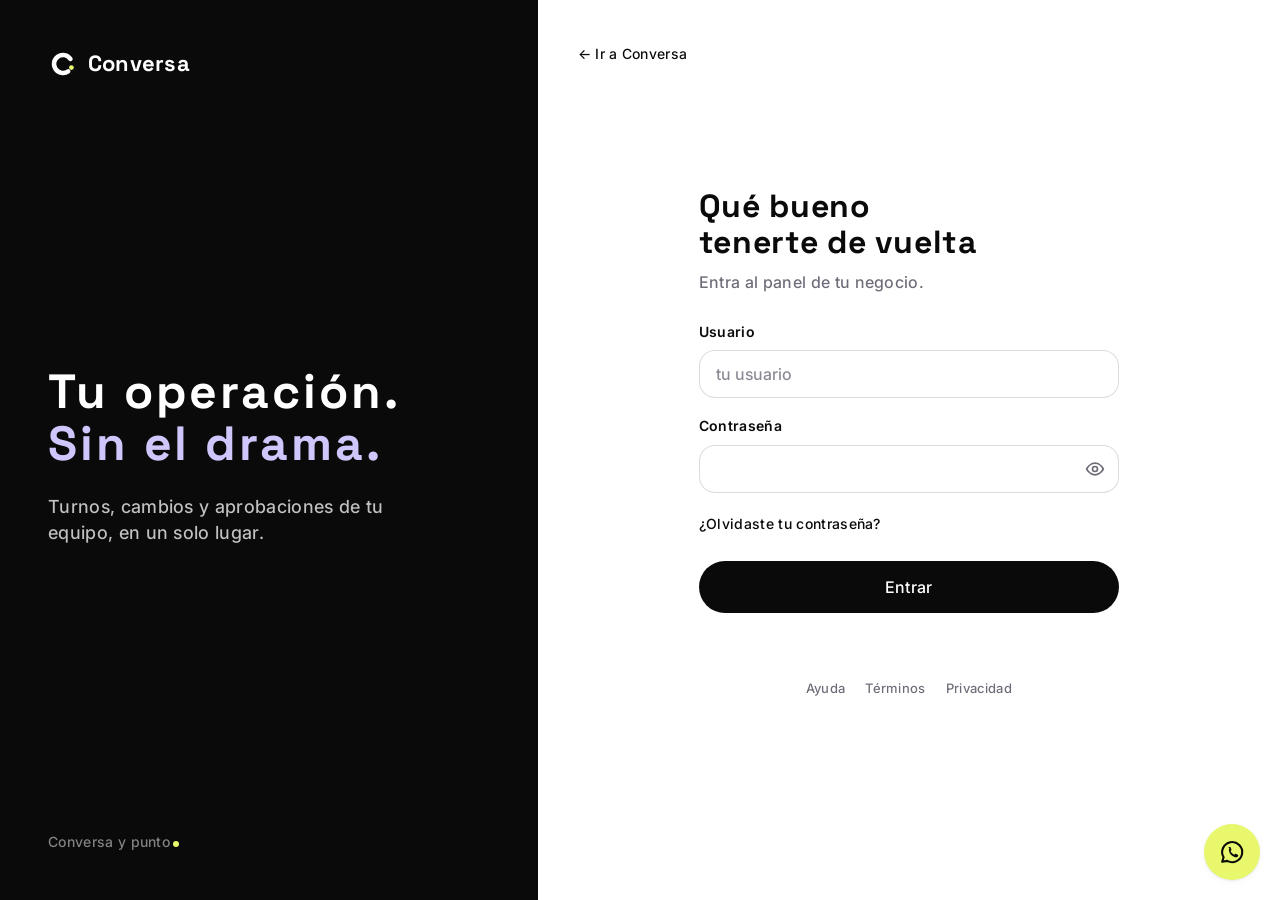
<file: login.html>
<!doctype html>
<html lang="es">
<head>
<meta charset="utf-8">
<title>Iniciar sesión — Conversa</title>
<meta name="viewport" content="width=device-width, initial-scale=1">
<meta name="robots" content="noindex">
<link rel="icon" href="favicon.svg" type="image/svg+xml">
<link rel="preconnect" href="https://fonts.googleapis.com">
<link rel="preconnect" href="https://fonts.gstatic.com" crossorigin>
<link href="https://fonts.googleapis.com/css2?family=Space+Grotesk:wght@500..700&family=Inter:wght@400..700&display=swap" rel="stylesheet">
<link rel="stylesheet" href="css/home.css">
<link rel="stylesheet" href="css/login.css">
<script src="js/login.js" defer></script>
</head>
<body class="login-pagina">

<div class="login-split">
  <aside class="login-marca">
    <div class="marca">
      <svg viewBox="0 0 100 100" width="30" height="30" fill="none" aria-hidden="true">
        <circle cx="50" cy="50" r="30" stroke="#FFFFFF" stroke-width="15" stroke-linecap="round" stroke-dasharray="141 47" transform="rotate(55 50 50)"/>
        <circle cx="78" cy="62" r="8" fill="#E8F76B"/>
      </svg>
      Conversa
    </div>
    <div class="login-mensaje">
      <p class="login-titular"><span>Tu operación.</span><span class="lila">Sin el drama.</span></p>
      <p class="login-bajada">Turnos, cambios y aprobaciones de tu equipo, en un solo lugar.</p>
    </div>
    <p class="login-firma">Conversa y punto<span class="p" aria-hidden="true"></span><span class="sr">.</span></p>
  </aside>

  <main class="login-principal">
    <a class="login-volver" href="/">← Ir a Conversa</a>
    <div class="login-caja">
      <h1>Qué bueno tenerte de vuelta</h1>
      <p class="login-sub">Entra al panel de tu negocio.</p>

      <form id="login-form" class="login-form">
        <div class="campo">
          <label for="usuario">Usuario</label>
          <input id="usuario" name="usuario" type="text" autocomplete="username" placeholder="tu usuario" autocapitalize="none" spellcheck="false">
        </div>
        <div class="campo">
          <label for="contrasena">Contraseña</label>
          <div class="campo-clave">
            <input id="contrasena" name="contrasena" type="password" autocomplete="current-password">
            <button class="ojo" type="button" aria-label="Mostrar contraseña" aria-controls="contrasena">
              <svg class="ojo-abierto" viewBox="0 0 24 24" width="20" height="20" fill="none" stroke="currentColor" stroke-width="2" stroke-linecap="round" stroke-linejoin="round" aria-hidden="true"><path d="M2 12s3.6-7 10-7 10 7 10 7-3.6 7-10 7S2 12 2 12z"/><circle cx="12" cy="12" r="3"/></svg>
              <svg class="ojo-cerrado" viewBox="0 0 24 24" width="20" height="20" fill="none" stroke="currentColor" stroke-width="2" stroke-linecap="round" stroke-linejoin="round" aria-hidden="true" hidden><path d="M3 3l18 18"/><path d="M10.6 5.1A10.4 10.4 0 0 1 12 5c6.4 0 10 7 10 7a17.6 17.6 0 0 1-3.2 4.1M6.6 6.6C3.8 8.4 2 12 2 12s3.6 7 10 7a9.7 9.7 0 0 0 5.4-1.6"/><path d="M9.9 9.9a3 3 0 0 0 4.2 4.2"/></svg>
            </button>
          </div>
        </div>
        <a class="login-olvido" id="login-olvido" href="#">¿Olvidaste tu contraseña?</a>
        <button class="btn btn-tinta login-entrar" type="submit">Entrar</button>
        <p class="login-aviso" id="login-aviso" aria-live="polite"></p>
      </form>

      <nav class="login-enlaces" aria-label="Ayuda y legales">
        <a href="https://wa.me/573053060656?text=Hola%2C%20necesito%20ayuda%20para%20entrar%20al%20panel" target="_blank" rel="noopener noreferrer">Ayuda</a>
        <a href="terminos.html">Términos</a>
        <a href="privacidad.html">Privacidad</a>
      </nav>
    </div>

    <a class="login-wa" href="https://wa.me/573053060656?text=Hola%2C%20necesito%20ayuda%20para%20entrar%20al%20panel" aria-label="Escribir a soporte por WhatsApp" target="_blank" rel="noopener noreferrer">
      <svg viewBox="0 0 24 24" width="28" height="28" fill="none" stroke="#0A0A0B" stroke-width="1.8" stroke-linecap="round" stroke-linejoin="round" aria-hidden="true">
        <path d="M3.6 20.4l1.2-3.9A8.6 8.6 0 1 1 8 19.6z"/>
        <path d="M9 8.3c.2-.4.5-.5.8-.5h.5c.2 0 .4.1.5.4l.7 1.6c.1.2 0 .5-.1.6l-.5.6c-.1.2-.1.4 0 .6.6 1.1 1.5 2 2.6 2.6.2.1.4.1.6 0l.6-.5c.2-.1.4-.2.6-.1l1.6.7c.3.1.4.3.4.5v.5c0 .3-.1.6-.5.8-.6.4-1.4.6-2.1.4-2.6-.6-4.7-2.7-5.3-5.3-.2-.7 0-1.5.4-2.1z" fill="#0A0A0B" stroke="none"/>
      </svg>
    </a>
  </main>
</div>

</body>
</html>
</file>
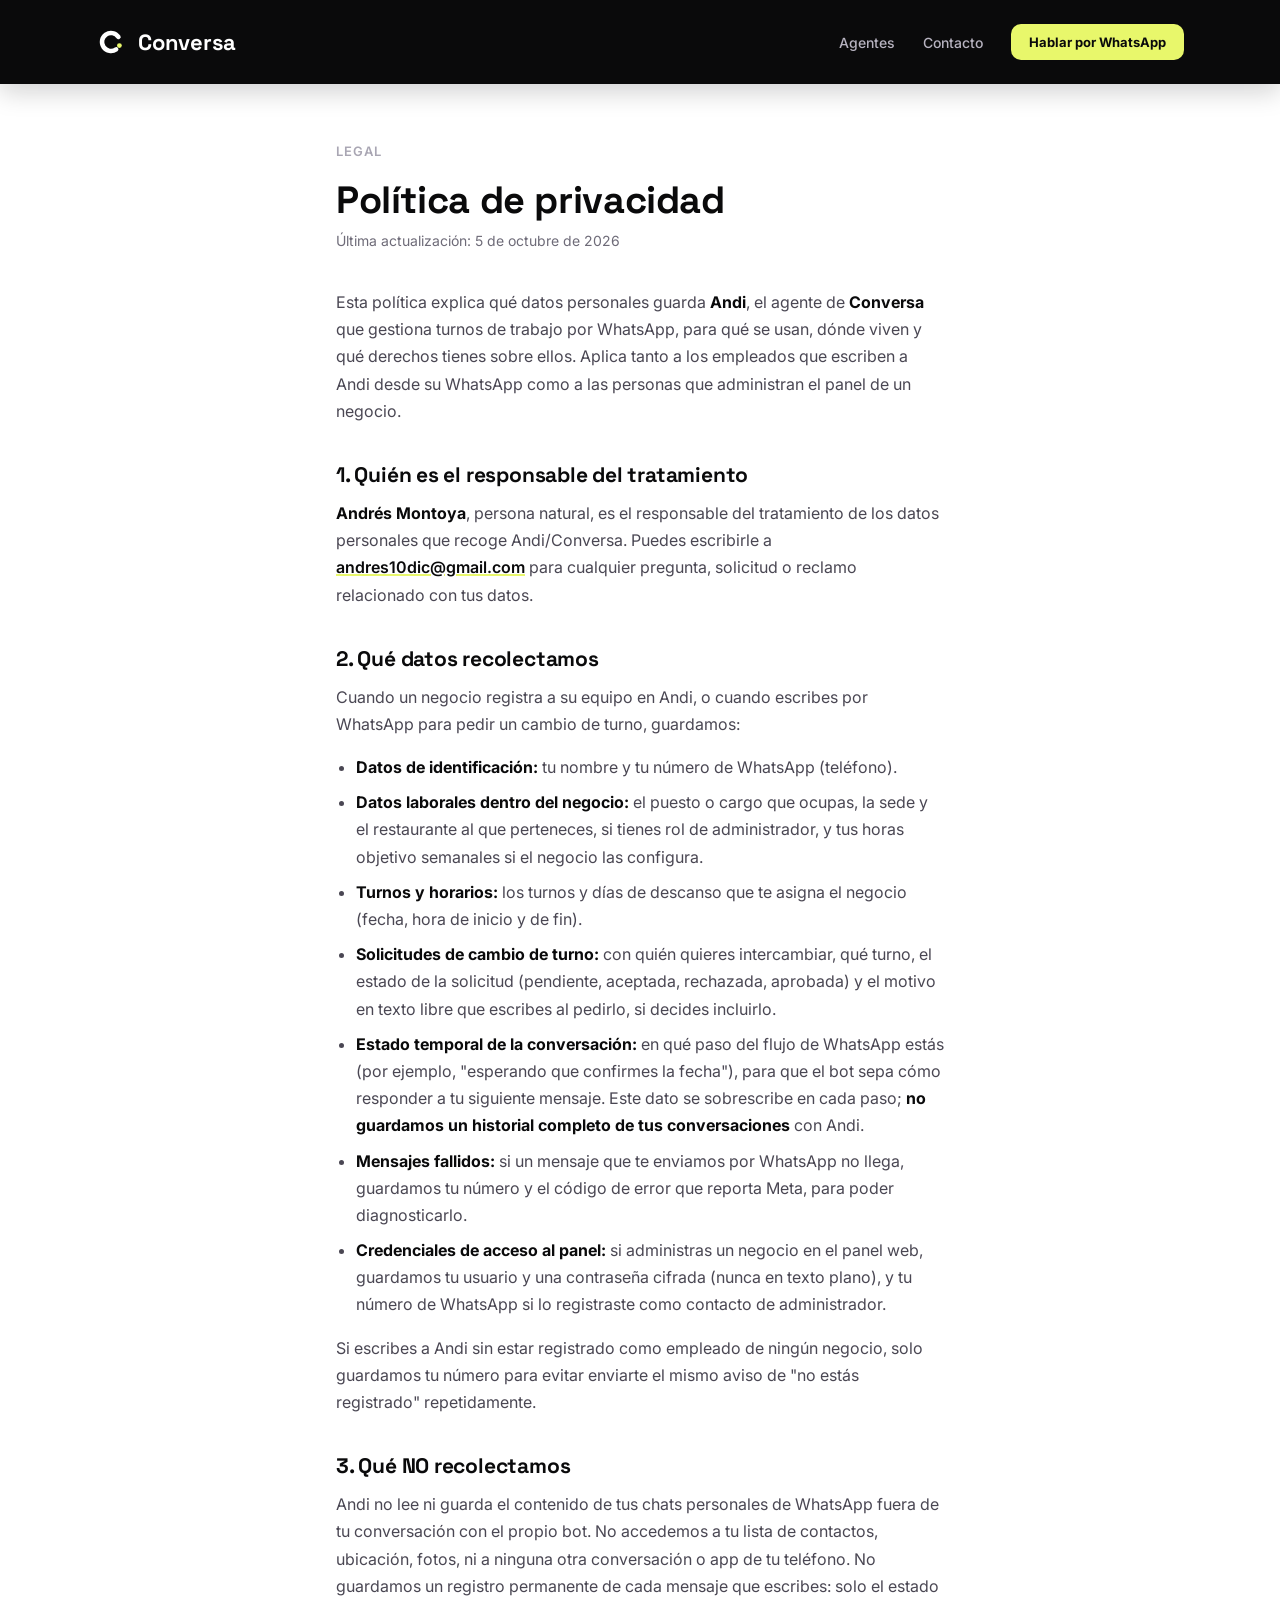
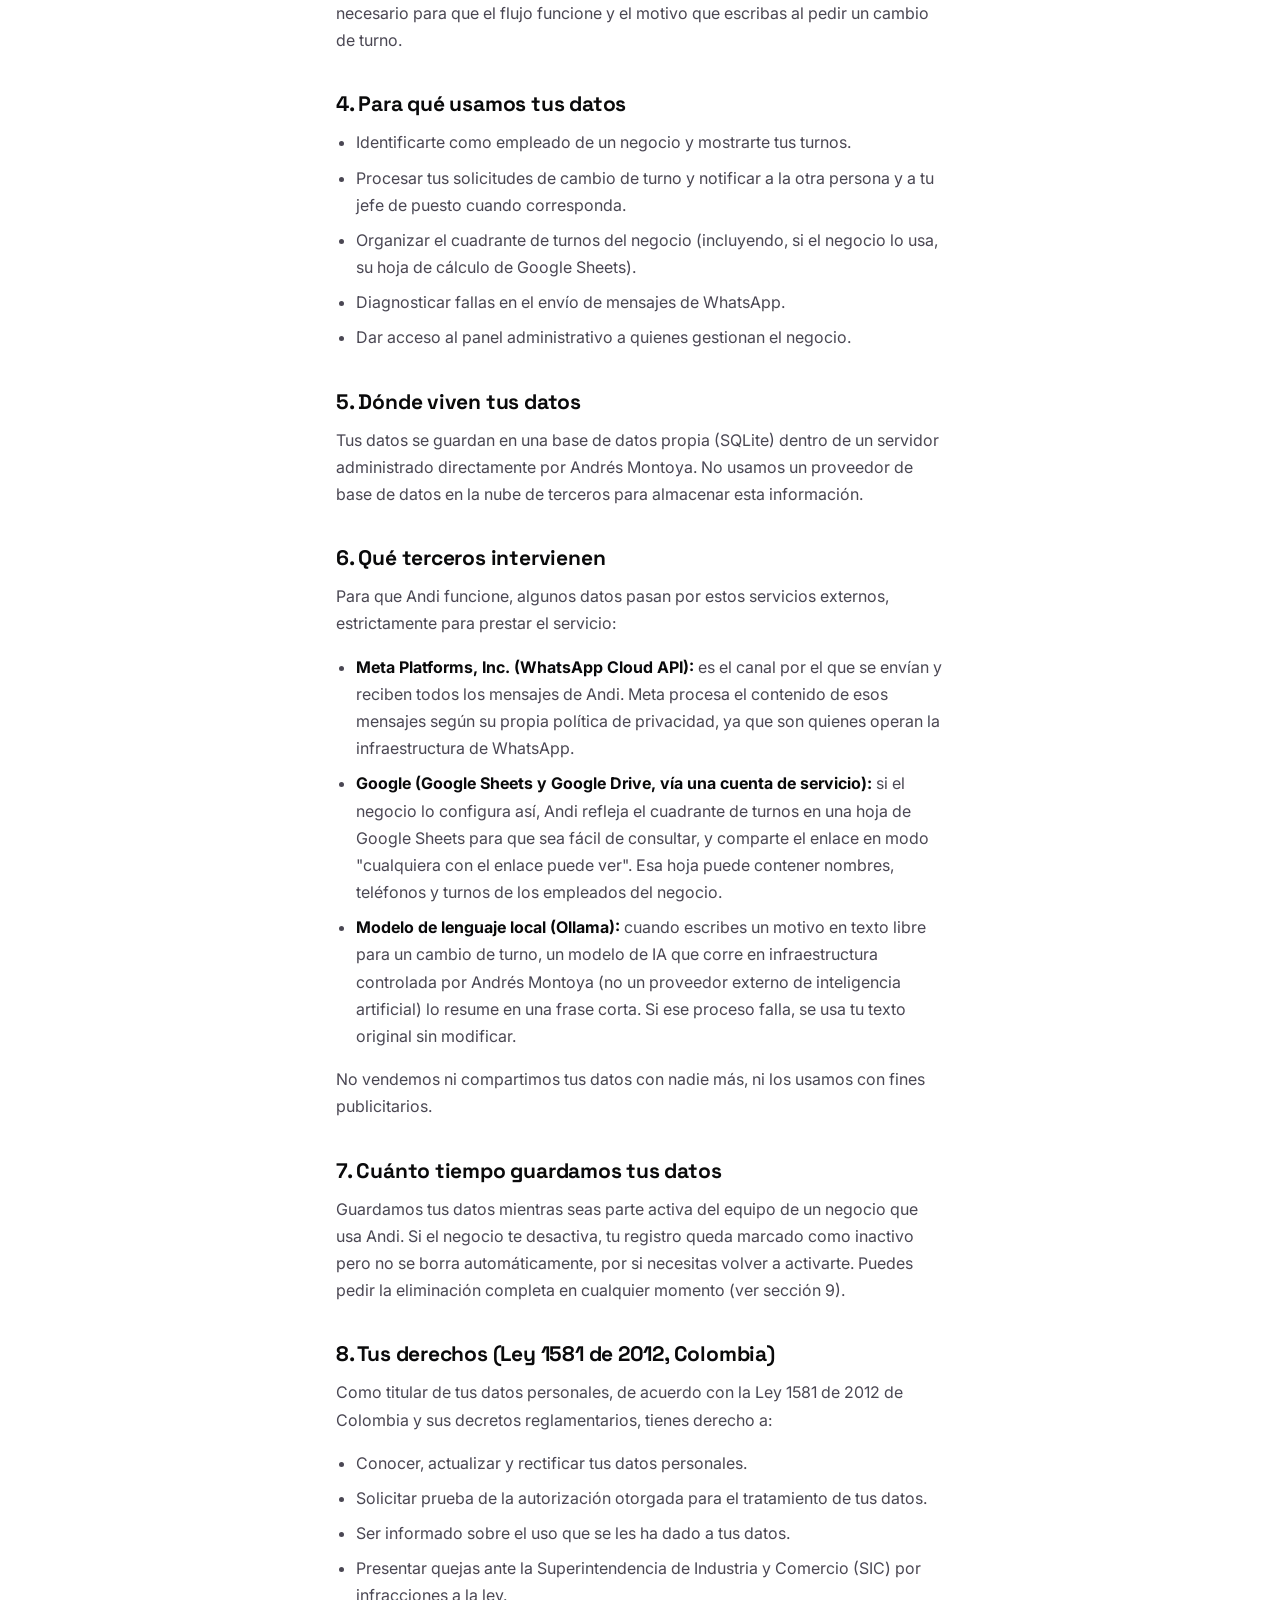
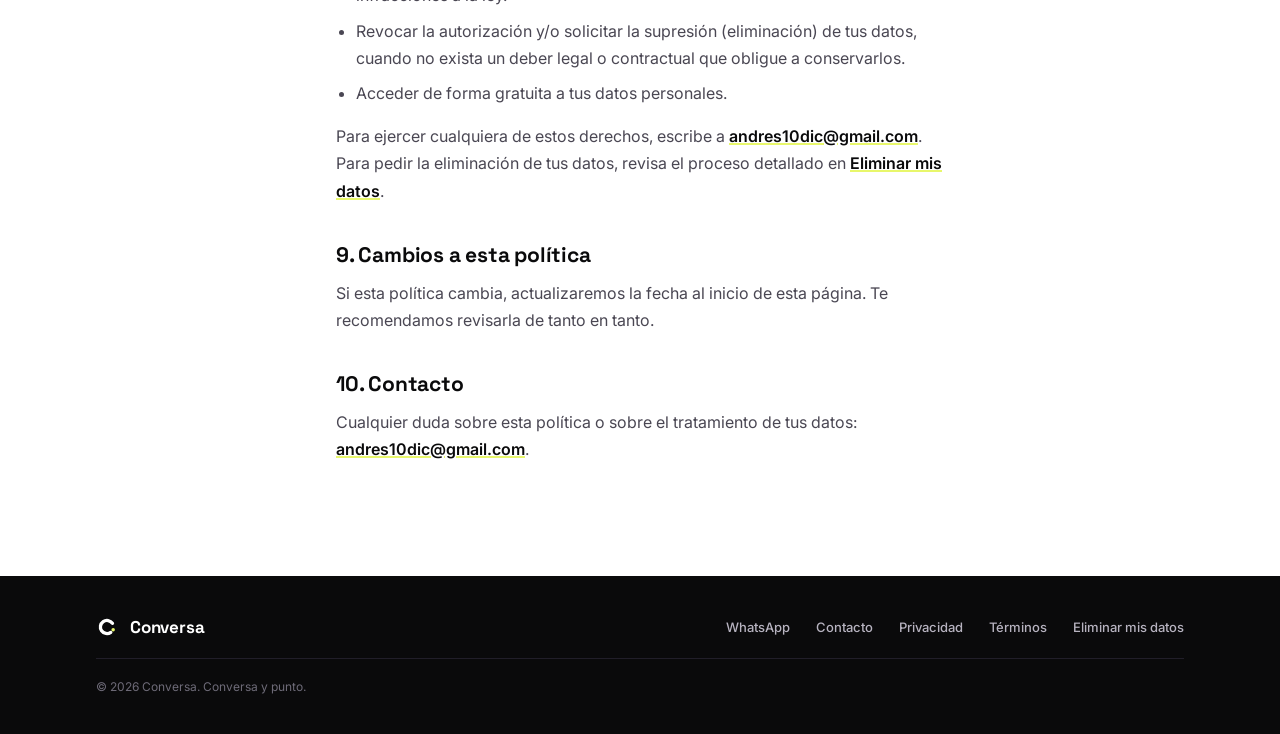
<file: privacidad.html>
<!doctype html>
<html lang="es">
<head>
<meta charset="utf-8">
<title>Política de privacidad — Conversa</title>
<meta name="viewport" content="width=device-width, initial-scale=1">
<meta name="description" content="Qué datos guarda Andi (Conversa) cuando gestiona turnos por WhatsApp, para qué los usa y cómo pedir que se eliminen.">
<link rel="icon" href="favicon.svg" type="image/svg+xml">
<link href="https://fonts.googleapis.com/css2?family=Space+Grotesk:wght@700&family=Inter:wght@400;500;600;700&display=swap" rel="stylesheet">
<link rel="stylesheet" href="css/styles.css">
</head>
<body>

<header class="site-header">
  <div class="container header-inner">
    <a class="brand" href="index.html" aria-label="Volver a Conversa">
      <svg class="logo" viewBox="0 0 100 100" width="30" height="30" fill="none" role="img" aria-label="Logo de Conversa">
        <circle cx="50" cy="50" r="30" stroke="#FFFFFF" stroke-width="15" stroke-linecap="round" stroke-dasharray="141 47" transform="rotate(55 50 50)"></circle>
        <circle cx="78" cy="62" r="8" fill="#E8F76B"></circle>
      </svg>
      <span class="brand-name">Conversa</span>
    </a>
    <nav class="header-nav">
      <a class="nav-link" href="index.html#agentes">Agentes</a>
      <a class="nav-link" href="index.html#contacto">Contacto</a>
      <a class="btn btn-primary btn-sm" href="https://wa.me/573053060656?text=Hola%2C%20quisiera%20saber%20m%C3%A1s%20sobre%20Conversa" data-wa-msg="Hola, quisiera saber más sobre Conversa" target="_blank" rel="noopener noreferrer">Hablar por WhatsApp</a>
    </nav>
  </div>
</header>

<main>
  <section class="legal">
    <div class="container legal-inner">
      <span class="kicker">Legal</span>
      <h1>Política de privacidad</h1>
      <p class="legal-updated">Última actualización: 5 de octubre de 2026</p>

      <div class="legal-body">
        <p>Esta política explica qué datos personales guarda <strong>Andi</strong>, el agente de <strong>Conversa</strong> que gestiona turnos de trabajo por WhatsApp, para qué se usan, dónde viven y qué derechos tienes sobre ellos. Aplica tanto a los empleados que escriben a Andi desde su WhatsApp como a las personas que administran el panel de un negocio.</p>

        <h2>1. Quién es el responsable del tratamiento</h2>
        <p><strong>Andrés Montoya</strong>, persona natural, es el responsable del tratamiento de los datos personales que recoge Andi/Conversa. Puedes escribirle a <a href="mailto:andres10dic@gmail.com">andres10dic@gmail.com</a> para cualquier pregunta, solicitud o reclamo relacionado con tus datos.</p>

        <h2>2. Qué datos recolectamos</h2>
        <p>Cuando un negocio registra a su equipo en Andi, o cuando escribes por WhatsApp para pedir un cambio de turno, guardamos:</p>
        <ul>
          <li><strong>Datos de identificación:</strong> tu nombre y tu número de WhatsApp (teléfono).</li>
          <li><strong>Datos laborales dentro del negocio:</strong> el puesto o cargo que ocupas, la sede y el restaurante al que perteneces, si tienes rol de administrador, y tus horas objetivo semanales si el negocio las configura.</li>
          <li><strong>Turnos y horarios:</strong> los turnos y días de descanso que te asigna el negocio (fecha, hora de inicio y de fin).</li>
          <li><strong>Solicitudes de cambio de turno:</strong> con quién quieres intercambiar, qué turno, el estado de la solicitud (pendiente, aceptada, rechazada, aprobada) y el motivo en texto libre que escribes al pedirlo, si decides incluirlo.</li>
          <li><strong>Estado temporal de la conversación:</strong> en qué paso del flujo de WhatsApp estás (por ejemplo, "esperando que confirmes la fecha"), para que el bot sepa cómo responder a tu siguiente mensaje. Este dato se sobrescribe en cada paso; <strong>no guardamos un historial completo de tus conversaciones</strong> con Andi.</li>
          <li><strong>Mensajes fallidos:</strong> si un mensaje que te enviamos por WhatsApp no llega, guardamos tu número y el código de error que reporta Meta, para poder diagnosticarlo.</li>
          <li><strong>Credenciales de acceso al panel:</strong> si administras un negocio en el panel web, guardamos tu usuario y una contraseña cifrada (nunca en texto plano), y tu número de WhatsApp si lo registraste como contacto de administrador.</li>
        </ul>
        <p>Si escribes a Andi sin estar registrado como empleado de ningún negocio, solo guardamos tu número para evitar enviarte el mismo aviso de "no estás registrado" repetidamente.</p>

        <h2>3. Qué NO recolectamos</h2>
        <p>Andi no lee ni guarda el contenido de tus chats personales de WhatsApp fuera de tu conversación con el propio bot. No accedemos a tu lista de contactos, ubicación, fotos, ni a ninguna otra conversación o app de tu teléfono. No guardamos un registro permanente de cada mensaje que escribes: solo el estado necesario para que el flujo funcione y el motivo que escribas al pedir un cambio de turno.</p>

        <h2>4. Para qué usamos tus datos</h2>
        <ul>
          <li>Identificarte como empleado de un negocio y mostrarte tus turnos.</li>
          <li>Procesar tus solicitudes de cambio de turno y notificar a la otra persona y a tu jefe de puesto cuando corresponda.</li>
          <li>Organizar el cuadrante de turnos del negocio (incluyendo, si el negocio lo usa, su hoja de cálculo de Google Sheets).</li>
          <li>Diagnosticar fallas en el envío de mensajes de WhatsApp.</li>
          <li>Dar acceso al panel administrativo a quienes gestionan el negocio.</li>
        </ul>

        <h2>5. Dónde viven tus datos</h2>
        <p>Tus datos se guardan en una base de datos propia (SQLite) dentro de un servidor administrado directamente por Andrés Montoya. No usamos un proveedor de base de datos en la nube de terceros para almacenar esta información.</p>

        <h2>6. Qué terceros intervienen</h2>
        <p>Para que Andi funcione, algunos datos pasan por estos servicios externos, estrictamente para prestar el servicio:</p>
        <ul>
          <li><strong>Meta Platforms, Inc. (WhatsApp Cloud API):</strong> es el canal por el que se envían y reciben todos los mensajes de Andi. Meta procesa el contenido de esos mensajes según su propia política de privacidad, ya que son quienes operan la infraestructura de WhatsApp.</li>
          <li><strong>Google (Google Sheets y Google Drive, vía una cuenta de servicio):</strong> si el negocio lo configura así, Andi refleja el cuadrante de turnos en una hoja de Google Sheets para que sea fácil de consultar, y comparte el enlace en modo "cualquiera con el enlace puede ver". Esa hoja puede contener nombres, teléfonos y turnos de los empleados del negocio.</li>
          <li><strong>Modelo de lenguaje local (Ollama):</strong> cuando escribes un motivo en texto libre para un cambio de turno, un modelo de IA que corre en infraestructura controlada por Andrés Montoya (no un proveedor externo de inteligencia artificial) lo resume en una frase corta. Si ese proceso falla, se usa tu texto original sin modificar.</li>
        </ul>
        <p>No vendemos ni compartimos tus datos con nadie más, ni los usamos con fines publicitarios.</p>

        <h2>7. Cuánto tiempo guardamos tus datos</h2>
        <p>Guardamos tus datos mientras seas parte activa del equipo de un negocio que usa Andi. Si el negocio te desactiva, tu registro queda marcado como inactivo pero no se borra automáticamente, por si necesitas volver a activarte. Puedes pedir la eliminación completa en cualquier momento (ver sección 9).</p>

        <h2>8. Tus derechos (Ley 1581 de 2012, Colombia)</h2>
        <p>Como titular de tus datos personales, de acuerdo con la Ley 1581 de 2012 de Colombia y sus decretos reglamentarios, tienes derecho a:</p>
        <ul>
          <li>Conocer, actualizar y rectificar tus datos personales.</li>
          <li>Solicitar prueba de la autorización otorgada para el tratamiento de tus datos.</li>
          <li>Ser informado sobre el uso que se les ha dado a tus datos.</li>
          <li>Presentar quejas ante la Superintendencia de Industria y Comercio (SIC) por infracciones a la ley.</li>
          <li>Revocar la autorización y/o solicitar la supresión (eliminación) de tus datos, cuando no exista un deber legal o contractual que obligue a conservarlos.</li>
          <li>Acceder de forma gratuita a tus datos personales.</li>
        </ul>
        <p>Para ejercer cualquiera de estos derechos, escribe a <a href="mailto:andres10dic@gmail.com">andres10dic@gmail.com</a>. Para pedir la eliminación de tus datos, revisa el proceso detallado en <a href="eliminar-datos.html">Eliminar mis datos</a>.</p>

        <h2>9. Cambios a esta política</h2>
        <p>Si esta política cambia, actualizaremos la fecha al inicio de esta página. Te recomendamos revisarla de tanto en tanto.</p>

        <h2>10. Contacto</h2>
        <p>Cualquier duda sobre esta política o sobre el tratamiento de tus datos: <a href="mailto:andres10dic@gmail.com">andres10dic@gmail.com</a>.</p>
      </div>
    </div>
  </section>
</main>

<footer id="contacto" class="site-footer">
  <div class="container footer-inner">
    <div class="footer-top">
      <div class="brand">
        <svg class="logo" viewBox="0 0 100 100" width="22" height="22" fill="none" role="img" aria-label="Logo de Conversa">
          <circle cx="50" cy="50" r="30" stroke="#FFFFFF" stroke-width="15" stroke-linecap="round" stroke-dasharray="141 47" transform="rotate(55 50 50)"></circle>
          <circle cx="78" cy="62" r="8" fill="#E8F76B"></circle>
        </svg>
        <span class="brand-name brand-name-sm">Conversa</span>
      </div>
      <nav class="footer-nav">
        <a href="https://wa.me/573053060656?text=Hola%2C%20quisiera%20saber%20m%C3%A1s%20sobre%20Conversa" data-wa-msg="Hola, quisiera saber más sobre Conversa" target="_blank" rel="noopener noreferrer">WhatsApp</a>
        <a href="index.html#contacto">Contacto</a>
        <a href="privacidad.html">Privacidad</a>
        <a href="terminos.html">Términos</a>
        <a href="eliminar-datos.html">Eliminar mis datos</a>
      </nav>
    </div>
    <div class="footer-divider"></div>
    <span class="footer-copy">© 2026 Conversa. Conversa y punto.</span>
  </div>
</footer>

<script src="js/whatsapp.js"></script>
</body>
</html>
</file>
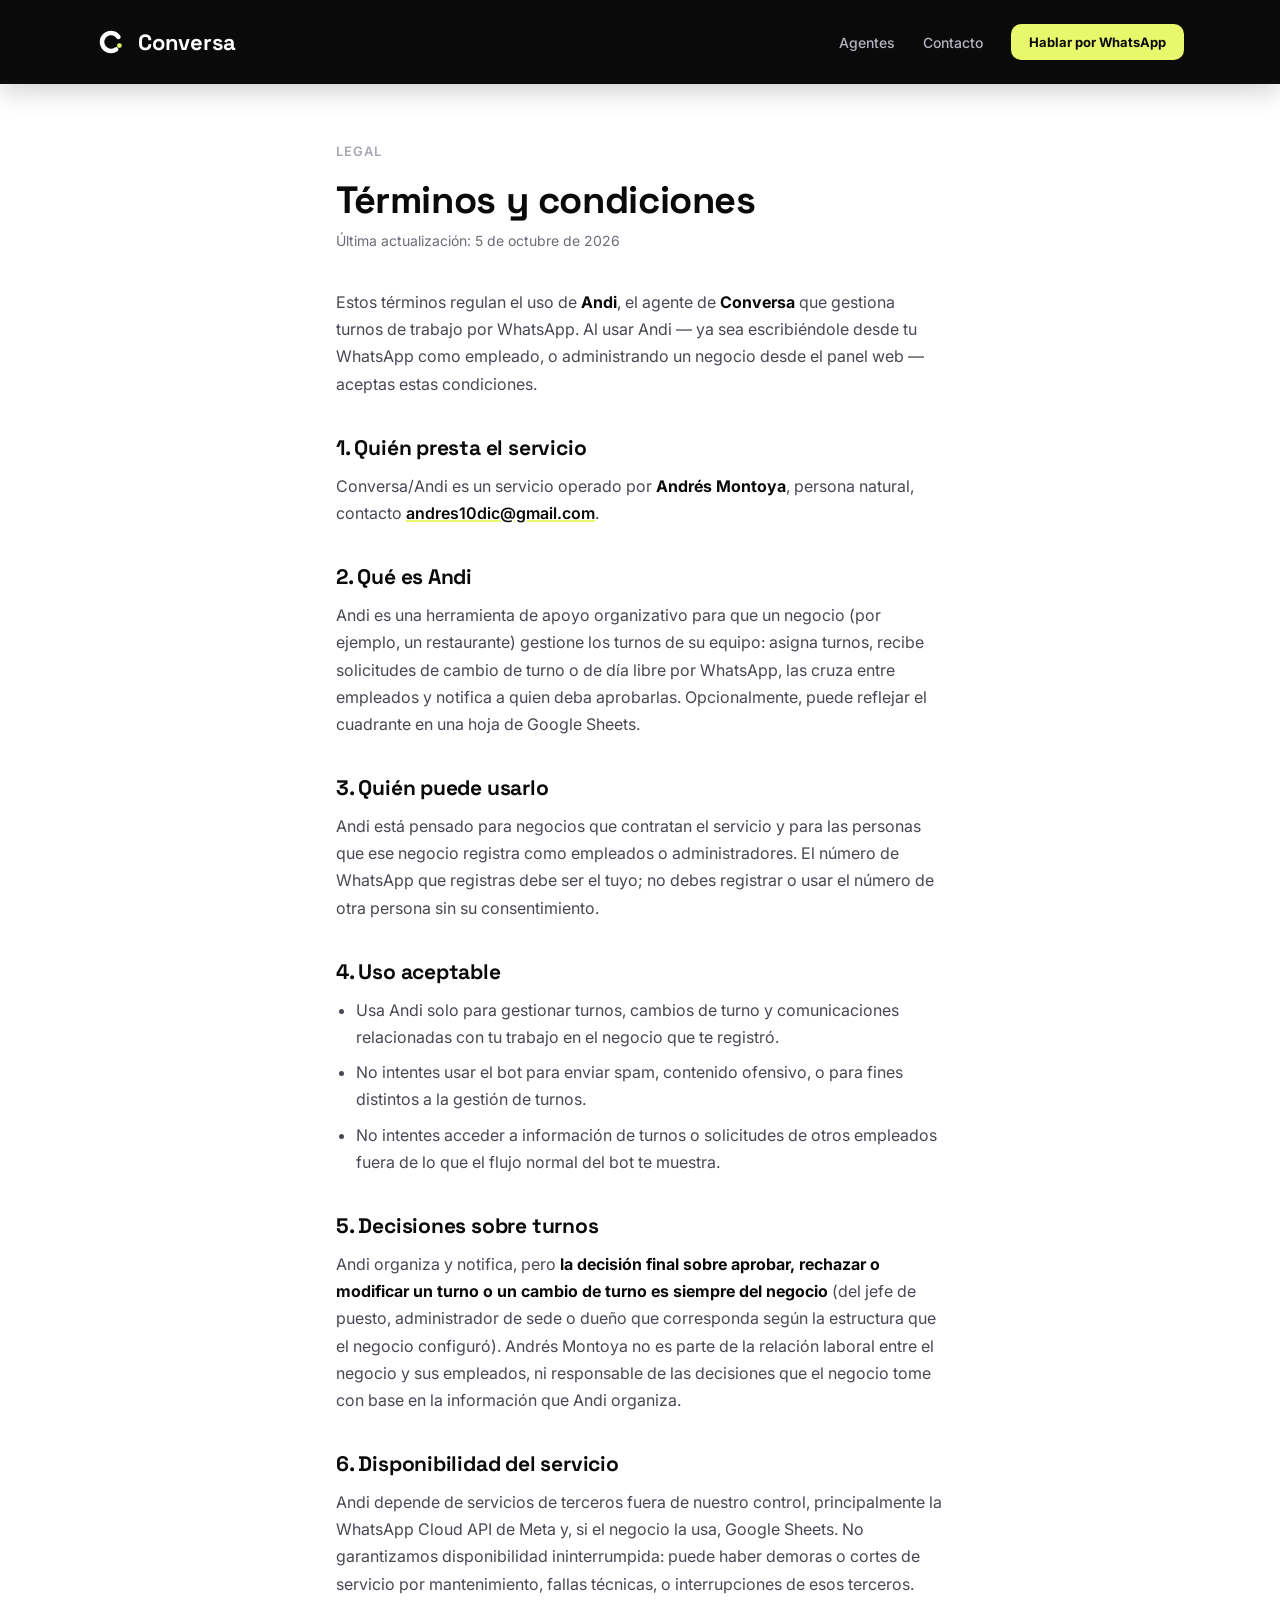
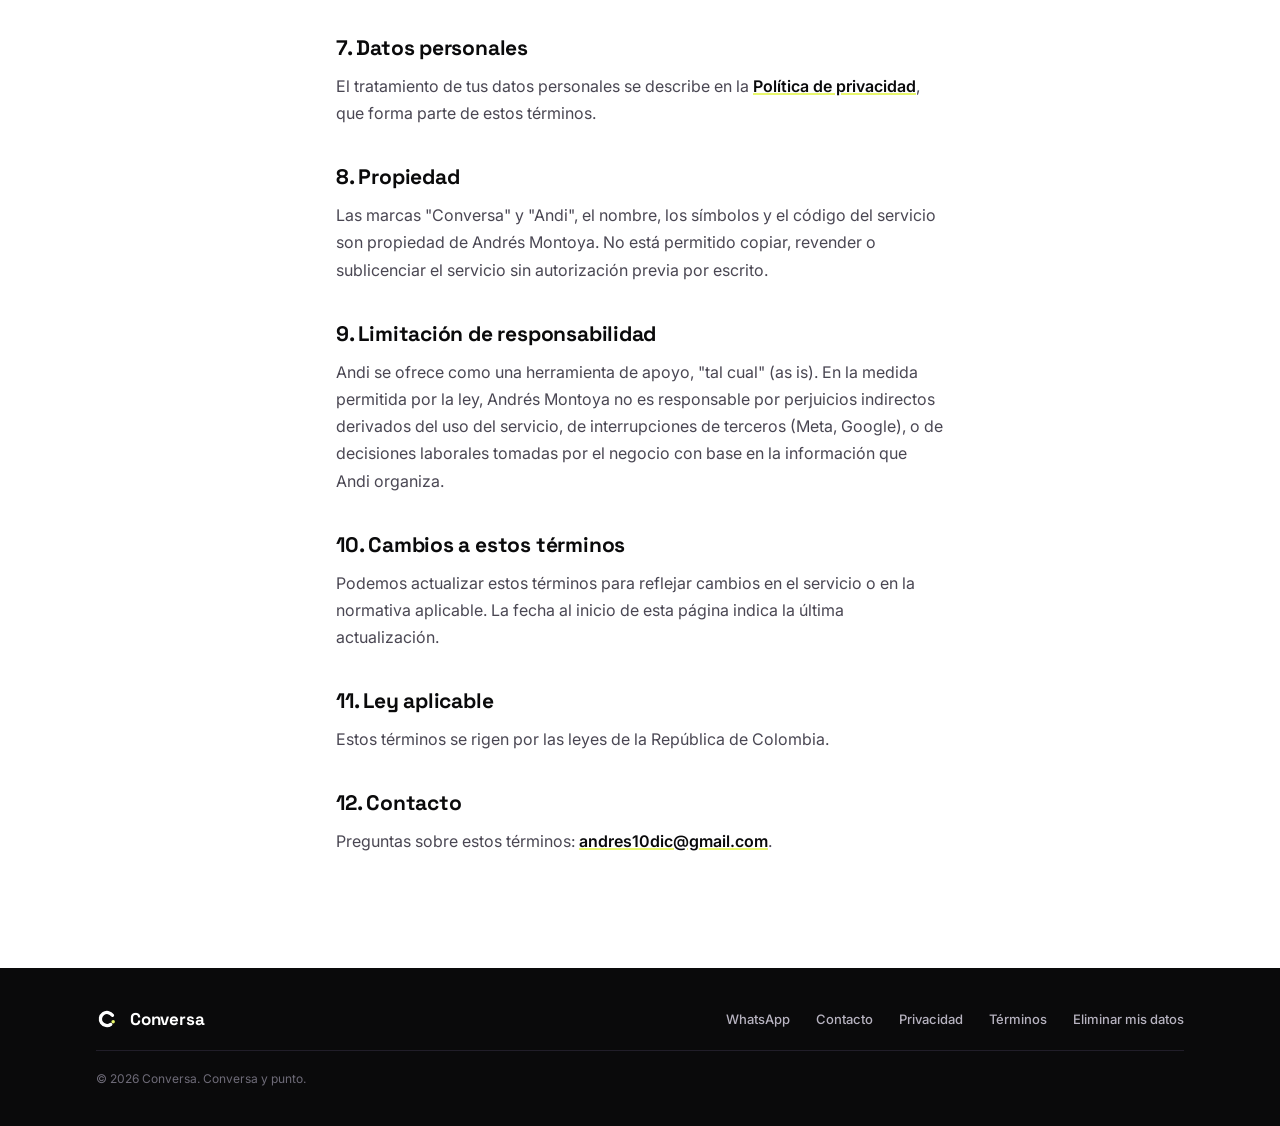
<file: terminos.html>
<!doctype html>
<html lang="es">
<head>
<meta charset="utf-8">
<title>Términos y condiciones — Conversa</title>
<meta name="viewport" content="width=device-width, initial-scale=1">
<meta name="description" content="Condiciones de uso del servicio de Andi (Conversa) para gestión de turnos por WhatsApp.">
<link rel="icon" href="favicon.svg" type="image/svg+xml">
<link href="https://fonts.googleapis.com/css2?family=Space+Grotesk:wght@700&family=Inter:wght@400;500;600;700&display=swap" rel="stylesheet">
<link rel="stylesheet" href="css/styles.css">
</head>
<body>

<header class="site-header">
  <div class="container header-inner">
    <a class="brand" href="index.html" aria-label="Volver a Conversa">
      <svg class="logo" viewBox="0 0 100 100" width="30" height="30" fill="none" role="img" aria-label="Logo de Conversa">
        <circle cx="50" cy="50" r="30" stroke="#FFFFFF" stroke-width="15" stroke-linecap="round" stroke-dasharray="141 47" transform="rotate(55 50 50)"></circle>
        <circle cx="78" cy="62" r="8" fill="#E8F76B"></circle>
      </svg>
      <span class="brand-name">Conversa</span>
    </a>
    <nav class="header-nav">
      <a class="nav-link" href="index.html#agentes">Agentes</a>
      <a class="nav-link" href="index.html#contacto">Contacto</a>
      <a class="btn btn-primary btn-sm" href="https://wa.me/573053060656?text=Hola%2C%20quisiera%20saber%20m%C3%A1s%20sobre%20Conversa" data-wa-msg="Hola, quisiera saber más sobre Conversa" target="_blank" rel="noopener noreferrer">Hablar por WhatsApp</a>
    </nav>
  </div>
</header>

<main>
  <section class="legal">
    <div class="container legal-inner">
      <span class="kicker">Legal</span>
      <h1>Términos y condiciones</h1>
      <p class="legal-updated">Última actualización: 5 de octubre de 2026</p>

      <div class="legal-body">
        <p>Estos términos regulan el uso de <strong>Andi</strong>, el agente de <strong>Conversa</strong> que gestiona turnos de trabajo por WhatsApp. Al usar Andi — ya sea escribiéndole desde tu WhatsApp como empleado, o administrando un negocio desde el panel web — aceptas estas condiciones.</p>

        <h2>1. Quién presta el servicio</h2>
        <p>Conversa/Andi es un servicio operado por <strong>Andrés Montoya</strong>, persona natural, contacto <a href="mailto:andres10dic@gmail.com">andres10dic@gmail.com</a>.</p>

        <h2>2. Qué es Andi</h2>
        <p>Andi es una herramienta de apoyo organizativo para que un negocio (por ejemplo, un restaurante) gestione los turnos de su equipo: asigna turnos, recibe solicitudes de cambio de turno o de día libre por WhatsApp, las cruza entre empleados y notifica a quien deba aprobarlas. Opcionalmente, puede reflejar el cuadrante en una hoja de Google Sheets.</p>

        <h2>3. Quién puede usarlo</h2>
        <p>Andi está pensado para negocios que contratan el servicio y para las personas que ese negocio registra como empleados o administradores. El número de WhatsApp que registras debe ser el tuyo; no debes registrar o usar el número de otra persona sin su consentimiento.</p>

        <h2>4. Uso aceptable</h2>
        <ul>
          <li>Usa Andi solo para gestionar turnos, cambios de turno y comunicaciones relacionadas con tu trabajo en el negocio que te registró.</li>
          <li>No intentes usar el bot para enviar spam, contenido ofensivo, o para fines distintos a la gestión de turnos.</li>
          <li>No intentes acceder a información de turnos o solicitudes de otros empleados fuera de lo que el flujo normal del bot te muestra.</li>
        </ul>

        <h2>5. Decisiones sobre turnos</h2>
        <p>Andi organiza y notifica, pero <strong>la decisión final sobre aprobar, rechazar o modificar un turno o un cambio de turno es siempre del negocio</strong> (del jefe de puesto, administrador de sede o dueño que corresponda según la estructura que el negocio configuró). Andrés Montoya no es parte de la relación laboral entre el negocio y sus empleados, ni responsable de las decisiones que el negocio tome con base en la información que Andi organiza.</p>

        <h2>6. Disponibilidad del servicio</h2>
        <p>Andi depende de servicios de terceros fuera de nuestro control, principalmente la WhatsApp Cloud API de Meta y, si el negocio la usa, Google Sheets. No garantizamos disponibilidad ininterrumpida: puede haber demoras o cortes de servicio por mantenimiento, fallas técnicas, o interrupciones de esos terceros.</p>

        <h2>7. Datos personales</h2>
        <p>El tratamiento de tus datos personales se describe en la <a href="privacidad.html">Política de privacidad</a>, que forma parte de estos términos.</p>

        <h2>8. Propiedad</h2>
        <p>Las marcas "Conversa" y "Andi", el nombre, los símbolos y el código del servicio son propiedad de Andrés Montoya. No está permitido copiar, revender o sublicenciar el servicio sin autorización previa por escrito.</p>

        <h2>9. Limitación de responsabilidad</h2>
        <p>Andi se ofrece como una herramienta de apoyo, "tal cual" (as is). En la medida permitida por la ley, Andrés Montoya no es responsable por perjuicios indirectos derivados del uso del servicio, de interrupciones de terceros (Meta, Google), o de decisiones laborales tomadas por el negocio con base en la información que Andi organiza.</p>

        <h2>10. Cambios a estos términos</h2>
        <p>Podemos actualizar estos términos para reflejar cambios en el servicio o en la normativa aplicable. La fecha al inicio de esta página indica la última actualización.</p>

        <h2>11. Ley aplicable</h2>
        <p>Estos términos se rigen por las leyes de la República de Colombia.</p>

        <h2>12. Contacto</h2>
        <p>Preguntas sobre estos términos: <a href="mailto:andres10dic@gmail.com">andres10dic@gmail.com</a>.</p>
      </div>
    </div>
  </section>
</main>

<footer id="contacto" class="site-footer">
  <div class="container footer-inner">
    <div class="footer-top">
      <div class="brand">
        <svg class="logo" viewBox="0 0 100 100" width="22" height="22" fill="none" role="img" aria-label="Logo de Conversa">
          <circle cx="50" cy="50" r="30" stroke="#FFFFFF" stroke-width="15" stroke-linecap="round" stroke-dasharray="141 47" transform="rotate(55 50 50)"></circle>
          <circle cx="78" cy="62" r="8" fill="#E8F76B"></circle>
        </svg>
        <span class="brand-name brand-name-sm">Conversa</span>
      </div>
      <nav class="footer-nav">
        <a href="https://wa.me/573053060656?text=Hola%2C%20quisiera%20saber%20m%C3%A1s%20sobre%20Conversa" data-wa-msg="Hola, quisiera saber más sobre Conversa" target="_blank" rel="noopener noreferrer">WhatsApp</a>
        <a href="index.html#contacto">Contacto</a>
        <a href="privacidad.html">Privacidad</a>
        <a href="terminos.html">Términos</a>
        <a href="eliminar-datos.html">Eliminar mis datos</a>
      </nav>
    </div>
    <div class="footer-divider"></div>
    <span class="footer-copy">© 2026 Conversa. Conversa y punto.</span>
  </div>
</footer>

<script src="js/whatsapp.js"></script>
</body>
</html>
</file>
<file: css/home.css>
/* Estructura Going (bandas de color, píldoras, tracking editorial) con la identidad Conversa.
   Ritmo: nav tinta → hero papel → banda lila (agentes) → papel (principios) → bloque tinta (cierre) → footer tinta */
:root{
  color-scheme: light;
  --lila:#CFC6FB;
  --lima:#E8F76B;
  --tinta:#0A0A0B;
  --papel:#FFFFFF;
  --gris:#6E6B78;
  --lila-suave:#F1EEFE;          /* lila al 30% sobre papel, para superficies */
  --borde: rgba(10,10,11,.14);
  --sombra: rgba(10,10,11,.04) 0 2px 8px 0;

  --f-display:'Space Grotesk', ui-sans-serif, system-ui, -apple-system, "Segoe UI", sans-serif;
  --f-texto:'Inter', ui-sans-serif, system-ui, -apple-system, "Segoe UI", Roboto, sans-serif;

  --max:1200px;
  --gutter:20px;
  --seccion:80px;
  --r-card:24px;
  --r-pill:900px;
}
*{box-sizing:border-box}
html{scroll-behavior:smooth}
body{
  margin:0;background:var(--papel);color:var(--tinta);
  font-family:var(--f-texto);font-weight:475;font-size:16px;line-height:1.45;letter-spacing:.02em;
  -webkit-font-smoothing:antialiased;
}
a{color:inherit;text-decoration:none}
:focus-visible{outline:2px solid var(--tinta);outline-offset:3px;border-radius:6px}
.wrap{max-width:var(--max);margin:0 auto;padding-inline:var(--gutter)}
h1,h2,h3{font-family:var(--f-display);margin:0;text-wrap:balance}

/* ---------- Botones ---------- */
.btn{
  display:inline-flex;align-items:center;justify-content:center;gap:10px;
  min-height:48px;padding:14px 26px;border-radius:var(--r-pill);
  font-family:var(--f-texto);font-weight:500;font-size:16px;letter-spacing:.02em;white-space:nowrap;
  transition:transform .15s ease, background-color .15s ease;
}
.btn:hover{transform:translateY(-1px)}
.btn-tinta{background:var(--tinta);color:var(--papel)}
.btn-lima{background:var(--lima);color:var(--tinta)}
.btn-borde{border:1.5px solid currentColor;background:transparent}
.btn-sm{min-height:40px;padding:10px 20px;font-size:14px}
.btn .punto{width:8px;height:8px;border-radius:50%;background:var(--lima);flex:none}
.btn-lima .punto{background:var(--tinta)}

/* ---------- Nav ---------- */
.nav{background:var(--tinta);color:var(--papel);position:sticky;top:env(safe-area-inset-top,0px);z-index:10}
.nav-inner{display:flex;align-items:center;justify-content:space-between;gap:16px;padding-block:16px}
.marca{display:flex;align-items:center;gap:10px;font-family:var(--f-display);font-weight:700;font-size:22px;letter-spacing:.01em}
.nav-links{display:none;gap:32px;font-size:13px;text-transform:uppercase;letter-spacing:.08em}
.nav-links a{opacity:.8}
.nav-links a:hover{opacity:1}
.nav-acciones{display:flex;gap:10px;align-items:center}

/* ---------- Hero ---------- */
.hero{padding-block:48px 64px;overflow:hidden}
.hero-grid{display:grid;gap:48px;align-items:center}
.hero-copy{min-width:0;display:flex;flex-direction:column;align-items:flex-start;gap:24px}
.estado{
  display:inline-flex;align-items:center;gap:10px;background:var(--lila);
  padding:8px 16px 8px 10px;border-radius:var(--r-pill);font-size:14px;font-weight:500;
}
.estado .chip{display:inline-flex;align-items:center;gap:6px;background:var(--tinta);color:var(--papel);padding:4px 10px;border-radius:var(--r-pill);font-size:12px;letter-spacing:.04em}
.estado .chip i{width:7px;height:7px;border-radius:50%;background:var(--lima);display:block}
.hero h1{
  font-weight:700;font-size:clamp(40px, 10.5vw, 80px);line-height:1.08;letter-spacing:.06em;
}
.resalta{
  background:linear-gradient(transparent 12%, var(--lima) 12%, var(--lima) 92%, transparent 92%);
  padding-inline:.08em;margin-inline:-.04em;
  -webkit-box-decoration-break:clone;box-decoration-break:clone;
}
.hero p.lead{font-size:18px;line-height:1.45;max-width:34ch;margin:0;color:var(--tinta)}
.hero-acciones{display:flex;flex-wrap:wrap;gap:12px}
.hero-nota{font-size:14px;color:var(--gris);margin:0}

/* Teléfono sobre disco lila */
.escena{position:relative;display:grid;place-items:center;min-height:520px}
.disco{
  position:absolute;width:min(460px, 96%);aspect-ratio:1;border-radius:50%;background:var(--lila);
}
.disco svg{position:absolute;inset:0;width:100%;height:100%}
.tel{
  position:relative;width:272px;max-width:100%;aspect-ratio:9/19.5;border-radius:40px;
  background:var(--tinta);padding:10px;box-shadow:var(--sombra);
}
.pantalla{
  height:100%;border-radius:31px;overflow:hidden;background:#EFEAE2;
  display:flex;flex-direction:column;font-size:13px;letter-spacing:0;
}
.barra{display:flex;justify-content:space-between;align-items:center;padding:12px 20px 6px;font-size:12px;font-weight:600;background:var(--papel)}
.chat-top{display:flex;align-items:center;gap:10px;padding:8px 14px 10px;background:var(--papel);border-bottom:1px solid var(--borde)}
.avatar{width:34px;height:34px;border-radius:50%;background:var(--tinta);display:grid;place-items:center;flex:none}
.chat-top b{display:block;font-size:14px;font-weight:600}
.chat-top small{color:var(--gris);font-size:11.5px;display:flex;align-items:center;gap:5px}
.chat-top small i{width:6px;height:6px;border-radius:50%;background:#25D366;display:block}
.mensajes{flex:1;padding:14px 12px;display:flex;flex-direction:column;gap:8px;justify-content:flex-end}
.burbuja{max-width:84%;padding:8px 11px 6px;border-radius:12px;line-height:1.35;box-shadow:0 1px 0 rgba(10,10,11,.06)}
.burbuja time{display:block;text-align:right;font-size:10px;color:var(--gris);margin-top:2px}
.in{background:var(--papel);align-self:flex-start;border-top-left-radius:4px}
.out{background:#D9FDD3;align-self:flex-end;border-top-right-radius:4px}
.tarjeta-chat{background:var(--papel);border-radius:12px;align-self:flex-start;max-width:88%;overflow:hidden;border-top-left-radius:4px}
.tarjeta-chat p{margin:0;padding:9px 11px 8px;line-height:1.35}
.tarjeta-chat .ops{display:grid;grid-template-columns:1fr 1fr;border-top:1px solid var(--borde)}
.tarjeta-chat .ops span{text-align:center;padding:9px 4px;color:#027EB5;font-weight:600;font-size:12.5px}
.tarjeta-chat .ops span+span{border-left:1px solid var(--borde)}
.escribe{align-self:flex-start;background:var(--papel);border-radius:12px;padding:10px 12px;display:flex;gap:4px}
.escribe span{width:6px;height:6px;border-radius:50%;background:var(--gris);opacity:.5;animation:b 1.2s infinite}
.escribe span:nth-child(2){animation-delay:.15s}.escribe span:nth-child(3){animation-delay:.3s}
@keyframes b{0%,60%,100%{transform:none;opacity:.5}30%{transform:translateY(-3px);opacity:1}}
.input-chat{margin:0 10px 12px;background:var(--papel);border-radius:var(--r-pill);padding:9px 14px;color:var(--gris);font-size:12.5px}

/* Franja de garantías (en lugar de logos de prensa) */
.franja{border-top:1px solid var(--borde);margin-top:56px;padding-top:24px;display:flex;flex-wrap:wrap;gap:12px 28px;color:var(--gris);font-size:13px;text-transform:uppercase;letter-spacing:.08em}
.franja span{display:inline-flex;align-items:center;gap:8px}
.franja span::before{content:"";width:6px;height:6px;border-radius:50%;background:var(--tinta);opacity:.35}

/* ---------- Encabezados de sección ---------- */
.kicker{font-size:13px;text-transform:uppercase;letter-spacing:.1em;font-weight:600}
.titulo{font-weight:700;font-size:clamp(30px, 6.4vw, 48px);line-height:1.12;letter-spacing:.04em}
.cabeza{display:flex;flex-direction:column;align-items:center;text-align:center;gap:14px;margin-bottom:48px}
.cabeza p{margin:0;max-width:46ch;font-size:17px}

/* ---------- Banda lila: agentes ---------- */
.banda{background:var(--lila);padding-block:var(--seccion)}
.agentes{display:grid;gap:20px}
.agente{
  background:var(--papel);border-radius:var(--r-card);border:1px solid var(--borde);box-shadow:var(--sombra);
  padding:32px;display:flex;flex-direction:column;gap:20px;min-width:0;
}
.agente-top{display:flex;justify-content:space-between;align-items:center}
.icono{width:56px;height:56px;border-radius:18px;display:grid;place-items:center}
.icono-tinta{background:var(--tinta)}
.icono-suave{background:var(--lila-suave)}
.badge{padding:6px 12px;border-radius:var(--r-pill);font-size:12px;font-weight:600;letter-spacing:.06em;text-transform:uppercase}
.badge-lima{background:var(--lima)}
.badge-gris{background:transparent;border:1px solid var(--borde);color:var(--gris)}
.agente h3{font-size:28px;font-weight:700;letter-spacing:.04em;line-height:1.1}
.agente .sub{display:block;margin-top:6px;font-size:15px;color:var(--gris)}
.agente p{margin:0;font-size:16px;line-height:1.5}
.agente ul{margin:0;padding:0;list-style:none;display:grid;gap:8px;font-size:15px}
.agente li{display:flex;gap:10px;align-items:baseline}
.agente li::before{content:"";flex:none;width:7px;height:7px;border-radius:50%;background:var(--tinta);transform:translateY(-1px)}
.agente .enlace{margin-top:auto;font-weight:600;display:inline-flex;align-items:center;gap:8px}
.agente .enlace .flecha{transition:transform .15s ease}
.agente:hover .enlace .flecha{transform:translateX(3px)}
.agente.mesa h3,.agente.mesa p{color:var(--gris)}
.agente.mesa li{color:var(--gris)}
.agente.mesa li::before{background:var(--gris);opacity:.5}
.agente.tuyo{background:var(--tinta);color:var(--papel);border-color:var(--tinta)}
.agente.tuyo p{color:rgba(255,255,255,.78)}
.agente.tuyo .btn{align-self:flex-start;margin-top:auto}

/* ---------- Principios ---------- */
.principios{padding-block:var(--seccion)}
.carrusel{
  display:grid;grid-auto-flow:column;grid-auto-columns:82%;gap:16px;overflow-x:auto;
  scroll-snap-type:x mandatory;padding-bottom:8px;margin-inline:calc(var(--gutter) * -1);padding-inline:var(--gutter);
  scrollbar-width:none;
}
.carrusel::-webkit-scrollbar{display:none}
.principio{
  scroll-snap-align:start;background:var(--lila-suave);border-radius:var(--r-card);padding:32px;
  display:flex;flex-direction:column;gap:14px;min-width:0;
}
.principio .marca-p{width:44px;height:44px;border-radius:50%;background:var(--lila);display:grid;place-items:center}
.principio h3{font-size:22px;font-weight:700;letter-spacing:.03em;line-height:1.2}
.principio p{margin:0;font-size:15.5px;line-height:1.5}

/* ---------- Cierre tinta ---------- */
.cierre{padding-block:0 var(--seccion)}
.bloque{
  background:var(--tinta);color:var(--papel);border-radius:var(--r-card);padding:48px 28px;
  display:flex;flex-direction:column;align-items:flex-start;gap:24px;position:relative;overflow:hidden;
}
.bloque h2{font-size:clamp(36px, 9vw, 72px);font-weight:700;line-height:1.05;letter-spacing:.06em;position:relative}
.bloque h2 .p{display:inline-block;width:.24em;height:.24em;border-radius:50%;background:var(--lima);margin-left:.06em;vertical-align:baseline}
.bloque p{margin:0;max-width:40ch;font-size:17px;color:rgba(255,255,255,.78);position:relative}
.bloque .btn{position:relative}
.bloque .anillo{position:absolute;right:-90px;bottom:-110px;width:340px;height:340px;opacity:.14}

/* ---------- Footer ---------- */
.footer{background:var(--tinta);color:var(--papel);padding-block:56px 40px;border-top:1px solid rgba(255,255,255,.08)}
.footer-top{display:flex;flex-direction:column;gap:28px}
.footer nav{display:flex;flex-wrap:wrap;gap:12px 28px;font-size:14px}
.footer nav a{opacity:.75}
.footer nav a:hover{opacity:1}
.footer-bajo{margin-top:40px;padding-top:24px;border-top:1px solid rgba(255,255,255,.12);display:flex;flex-wrap:wrap;justify-content:space-between;gap:8px;font-size:13px;opacity:.6}

/* ---------- Tablet / desktop ---------- */
@media (min-width:720px){
  :root{--gutter:32px}
  .agentes{grid-template-columns:repeat(2,1fr)}
  .agente.tuyo{grid-column:1 / -1}
  .carrusel{grid-auto-flow:row;grid-template-columns:repeat(2,1fr);overflow:visible;margin-inline:0;padding-inline:0}
  .bloque{padding:72px 64px}
}
@media (min-width:1024px){
  :root{--seccion:104px}
  .nav-links{display:flex}
  .hero{padding-block:72px 88px}
  .hero-grid{grid-template-columns:1.45fr 1fr;gap:32px}
  .escena{min-height:600px}
  .tel{width:300px}
  .agentes{grid-template-columns:repeat(3,1fr)}
  .agente.tuyo{grid-column:auto}
  .carrusel{grid-template-columns:repeat(4,1fr)}
  .footer-top{flex-direction:row;justify-content:space-between;align-items:center}
}
@media (prefers-reduced-motion:reduce){
  *{animation:none!important;transition:none!important;scroll-behavior:auto!important}
}

/* =====================================================================
   Versión final (rediseno-going): mejoras de accesibilidad / táctiles,
   nav tipo isla flotante y entrada suave al hacer scroll.
   ===================================================================== */

/* Nav tipo isla flotante (tinta, píldora, separado del borde superior) */
.nav{
  background:transparent;margin-top:12px;
  top:calc(env(safe-area-inset-top,0px) + 12px);
  padding-inline:var(--gutter);
}
.nav .nav-inner{
  max-width:calc(var(--max) - 2 * var(--gutter));
  background:var(--tinta);border-radius:var(--r-pill);
  padding:10px 10px 10px 20px;
  box-shadow:0 10px 30px rgba(10,10,11,.14);
}

/* Las anclas no quedan debajo del nav: borde inferior de la isla
   (12px de separación + alto de la isla) en cada breakpoint */
:root{--alto-nav:74px}
html{scroll-padding-top:var(--alto-nav)}

/* Botones pequeños con objetivo táctil de 44px en móvil */
@media (max-width:719.98px){
  :root{--alto-nav:76px}
  .btn-sm{min-height:44px}
}

/* Enlaces del footer: más área táctil sin cambiar cómo se ven
   (el padding extra se compensa con margen negativo) */
.footer nav a{display:inline-block;padding-block:12px;margin-block:-12px}

/* "Saltar al contenido": solo visible al recibir foco */
.saltar{
  position:absolute;left:16px;top:-200px;z-index:40;
  background:var(--lima);color:var(--tinta);font-weight:600;font-size:15px;
  padding:12px 20px;border-radius:var(--r-pill);
}
.saltar:focus,.saltar:focus-visible{top:calc(env(safe-area-inset-top,0px) + 12px)}

/* Sin zoom por doble toque en los botones */
.btn{touch-action:manipulation}

/* Entrada suave al hacer scroll (js/home.js). Solo se ocultan elementos si
   el JS corrió (añade .revelar-on al <html>); sin JS todo se ve normal. */
.revelar-on .revelar{
  opacity:0;transform:translateY(16px);
  transition:opacity .8s cubic-bezier(.16,1,.3,1), transform .8s cubic-bezier(.16,1,.3,1);
  transition-delay:calc(var(--i, 0) * 80ms);
}
.revelar-on .revelar.visible{opacity:1;transform:none}

/* =====================================================================
   Hover y foco con la paleta de Conversa: "pasar el mouse = lila".
   :hover solo con mouse (hover: hover + pointer: fine) para que en el
   celular no queden pegados al tocar; :focus-visible siempre, además del
   outline. Con prefers-reduced-motion la regla global quita transiciones.
   ===================================================================== */
.btn{transition:transform .15s ease, background-color .18s ease, color .18s ease, border-color .18s ease}
.btn .punto{transition:background-color .18s ease}
.nav-links a,.footer nav a{transition:color .18s ease, opacity .18s ease}
.agente .enlace-texto{
  text-decoration:underline 2px transparent;text-underline-offset:4px;
  transition:text-decoration-color .18s ease;
}

/* Franja de garantías: "foco" al pasar el mouse. En reposo se ve igual que
   siempre; el ítem señalado crece desde su borde izquierdo y los demás se
   atenúan. */
:root{--suave:cubic-bezier(.22,.61,.36,1)}
.franja span{
  transform-origin:left center;
  transition:transform .4s var(--suave), color .4s var(--suave), opacity .4s var(--suave);
}
.franja span::before{transition:opacity .4s var(--suave)}

@media (hover:hover) and (pointer:fine){
  .btn-tinta:hover{background:var(--lila);color:var(--tinta)}
  .btn-tinta:hover .punto{background:var(--tinta)}
  .btn-lima:hover{background:var(--lila);color:var(--tinta)}
  .btn-borde:hover{background:var(--tinta);color:var(--papel);border-color:var(--tinta)}
  .nav .btn-borde:hover{background:var(--papel);color:var(--tinta);border-color:var(--papel)}
  .nav-links a:hover,.footer nav a:hover{color:var(--lima);opacity:1}
  .agente:hover .enlace-texto{text-decoration-color:var(--lila)}
  /* El ítem crecido (115%) no debe tocar al siguiente: 32px en vez de 28px */
  .franja{column-gap:32px}
  .franja:hover span{opacity:.45}
  .franja span:hover{opacity:1;transform:scale(1.15);color:var(--tinta)}
  .franja span:hover::before{opacity:1}
}
.btn-tinta:focus-visible{background:var(--lila);color:var(--tinta)}
.btn-tinta:focus-visible .punto{background:var(--tinta)}
.btn-lima:focus-visible{background:var(--lila);color:var(--tinta)}
.btn-borde:focus-visible{background:var(--tinta);color:var(--papel);border-color:var(--tinta)}
.nav .btn-borde:focus-visible{background:var(--papel);color:var(--tinta);border-color:var(--papel)}
.nav-links a:focus-visible,.footer nav a:focus-visible{color:var(--lima);opacity:1}
.agente:focus-visible .enlace-texto{text-decoration-color:var(--lila)}

/* Con movimiento reducido: el ítem de la franja cambia color y opacidad,
   pero no crece. */
@media (prefers-reduced-motion:reduce){
  .franja span:hover{transform:none}
}

/* =====================================================================
   Isla en celular (< 768px): solo "Iniciar sesión", como píldora lima.
   WhatsApp sale de la isla porque el CTA grande del hero ya lo cubre.
   Desde 768px la isla muestra ambos botones como siempre.
   ===================================================================== */
.nav :focus-visible{outline-color:var(--lima)}
@media (max-width:767.98px){
  .nav-acciones .nav-wa{display:none}
  .nav .nav-login{background:var(--lima);color:var(--tinta);border-color:var(--lima)}
  .nav .nav-login:focus-visible{background:var(--lila);color:var(--tinta);border-color:var(--lila)}
  .nav .nav-inner{gap:12px}
}
@media (max-width:767.98px) and (hover:hover) and (pointer:fine){
  .nav .nav-login:hover{background:var(--lila);color:var(--tinta);border-color:var(--lila)}
}
/* Celulares de menos de 360px: logo y botón un poco más compactos para que
   quepan en la isla sin desbordarse */
@media (max-width:359.98px){
  .nav .nav-inner{gap:8px;padding-left:16px}
  .nav .marca{font-size:20px;gap:8px}
  .nav .nav-login{padding-inline:14px}
}
</file>
<file: css/andi.css>
/* Página de Andi (andi.html). Se carga DESPUÉS de css/home.css, que ya trae
   los tokens, el nav isla, los botones con sus hover, el cierre y el footer.
   Aquí va solo lo propio de esta página: hero Pop Site, abanico de celulares,
   tarjetas con borde fino y el demo (scrollytelling). */
:root{
  --wa-fondo:#EFEAE2; --wa-out:#D9FDD3;
}
html{scroll-padding-top:calc(var(--alto-nav) + 16px)}
button{font:inherit;color:inherit}

/* ---------- Scrollytelling ---------- */
/* overflow-x:clip a propósito: el anillo del disco generaba scroll lateral en el celular */
.scrolly{padding-block:32px 24px;overflow-x:clip}
.scrolly-inner{display:flex;flex-direction:column-reverse;gap:8px}
.scrolly-text{min-width:0;display:flex;flex-direction:column}
.scrolly-step{display:flex;flex-direction:column;justify-content:center;gap:16px;padding-block:40px}
.scrolly-step h2{font-weight:700;font-size:clamp(28px,6vw,40px);line-height:1.12;letter-spacing:.04em}
.scrolly-step p{margin:0;font-size:17px;line-height:1.55;max-width:42ch}
.scrolly-step .num{font-size:13px;font-weight:600;letter-spacing:.1em;text-transform:uppercase;color:var(--gris)}
.scrolly-step .hl{font-weight:600;background:linear-gradient(transparent 58%, var(--lila) 58%, var(--lila) 92%, transparent 92%);padding-inline:.06em}
.scrolly-step .hl-underline{background:linear-gradient(transparent 12%, var(--lima) 12%, var(--lima) 92%, transparent 92%);padding-inline:.08em;margin-inline:-.04em;-webkit-box-decoration-break:clone;box-decoration-break:clone}

/* Columna fija con los celulares (fondo papel en móvil, transparente en desktop) */
.scrolly-sticky{
  position:sticky;top:calc(12px + var(--alto-nav) + 8px);z-index:5;
  padding:16px 12px 20px;display:flex;flex-direction:column;align-items:center;gap:12px;
}
.scrolly-sticky::before{content:"";position:absolute;left:calc(var(--gutter) * -1);right:calc(var(--gutter) * -1);top:calc(-12px - var(--alto-nav) - 8px);height:calc(12px + var(--alto-nav) + 8px);background:var(--papel);z-index:-1}
.controles{display:flex;flex-wrap:wrap;justify-content:center;gap:6px}
.segmentado{display:flex;gap:4px;background:rgba(255,255,255,.55);padding:4px;border-radius:var(--r-pill)}
.phone-tab,.mode-toggle-btn{
  appearance:none;-webkit-appearance:none;border:0;background:transparent;color:var(--tinta);
  font-weight:500;font-size:12.5px;letter-spacing:.02em;min-height:36px;padding:6px 13px;border-radius:var(--r-pill);cursor:pointer;
  display:inline-flex;align-items:center;gap:8px;touch-action:manipulation;
  transition:background-color .18s ease,color .18s ease;
}
.phone-tab.active,.mode-toggle-btn.active{background:var(--tinta);color:var(--papel)}
.mode-toggle-btn.active::before{content:"";width:7px;height:7px;border-radius:50%;background:var(--lima)}
@media (hover:hover) and (pointer:fine){
  .phone-tab:not(.active):hover,.mode-toggle-btn:not(.active):hover{background:var(--papel)}
}
.phone-tabs{display:flex}
/* Área táctil de 44px sin cambiar el dibujo: una capa invisible más alta que el botón */
.phone-tab,.mode-toggle-btn,.msg-pill,.config-pill{position:relative}
.phone-tab::after,.mode-toggle-btn::after,.msg-pill::after,.config-pill::after{content:"";position:absolute;left:0;right:0;top:50%;height:44px;min-height:100%;transform:translateY(-50%)}
.mode-toggle{opacity:0;pointer-events:none;transition:opacity .2s ease}
.mode-toggle.visible{opacity:1;pointer-events:auto}

.phones-wrap{display:flex;gap:16px;align-items:flex-start;justify-content:center;width:100%}
.phone-slot{display:none;flex-direction:column;align-items:center;flex:1;min-width:0;transition:opacity .35s ease,transform .35s ease,flex .35s ease,margin .35s ease}
.phone-slot.tab-active{display:flex}
.phone-label{display:none;font-size:12px;font-weight:600;letter-spacing:.08em;text-transform:uppercase;margin-bottom:8px;opacity:0;transition:opacity .3s ease}
.phone-label.visible{opacity:1}

/* Celular del demo */
.phone{position:relative;width:min(250px,68vw);border-radius:38px;background:var(--tinta);padding:9px;box-shadow:var(--sombra)}
.phone-screen{height:36vh;min-height:260px;border-radius:30px;overflow:hidden;background:var(--wa-fondo);display:flex;flex-direction:column;letter-spacing:0}
.phone-statusbar{display:flex;justify-content:space-between;align-items:center;padding:11px 18px 5px;background:var(--papel)}
.phone-statusbar-time{font-size:12px;font-weight:600}
.chat-header{display:flex;align-items:center;gap:10px;padding:6px 12px 10px;background:var(--papel);border-bottom:1px solid var(--borde)}
.chat-avatar{width:32px;height:32px;border-radius:50%;background:var(--tinta);display:grid;place-items:center;flex:none}
.chat-header-text{display:flex;flex-direction:column}
.chat-name{font-size:13.5px;font-weight:600}
.chat-status{font-size:11px;color:var(--gris);display:flex;align-items:center;gap:5px}
.chat-status::before{content:"";width:6px;height:6px;border-radius:50%;background:#25D366}
.chat-messages{flex:1;min-height:0;overflow:hidden;padding:12px 10px;display:flex;flex-direction:column;gap:7px}
.phone-home-indicator{width:110px;height:4px;border-radius:var(--r-pill);background:rgba(10,10,11,.25);margin:4px auto 8px;flex:none}

.bubble{font-size:12px;line-height:1.4;padding:7px 10px;border-radius:11px;white-space:pre-line;box-shadow:0 1px 0 rgba(10,10,11,.06);max-width:86%}
.bubble-in{align-self:flex-start;background:var(--papel);border-top-left-radius:3px}
.bubble-out{align-self:flex-end;background:var(--wa-out);border-top-right-radius:3px}
.bubble-typing{display:flex;gap:4px;align-items:center;padding:10px 12px}
.bubble-typing .dot{width:5px;height:5px;border-radius:50%;background:var(--gris);opacity:.4;animation:dotPulse 1s infinite ease-in-out}
.bubble-typing .dot:nth-child(2){animation-delay:.15s}.bubble-typing .dot:nth-child(3){animation-delay:.3s}
@keyframes dotPulse{0%,80%,100%{opacity:.3}40%{opacity:1}}
.msg-enter{animation:msgIn .35s ease forwards}
@keyframes msgIn{from{opacity:0;transform:translateY(8px)}to{opacity:1;transform:none}}
.msg-pop{animation:msgPop .38s cubic-bezier(.34,1.56,.64,1) forwards}
@keyframes msgPop{from{opacity:0;transform:scale(.9)}to{opacity:1;transform:scale(1)}}

/* Botones de aprobación dentro del chat (estilo botón de WhatsApp) */
.msg-buttons-block{display:flex;flex-direction:column;gap:6px;align-self:flex-start;width:86%}
.msg-buttons{display:grid;grid-template-columns:1fr 1fr;gap:4px}
.msg-pill{appearance:none;-webkit-appearance:none;border:0;background:var(--papel);color:#027EB5;font-size:12px;font-weight:600;padding:9px 6px;border-radius:9px;cursor:pointer;box-shadow:0 1px 0 rgba(10,10,11,.06);transition:background-color .2s,color .2s,opacity .2s}
.msg-pill.tapped{background:var(--tinta);color:var(--papel)}
.msg-pill.dimmed{opacity:.45}
@media (hover:hover) and (pointer:fine){.msg-pill:hover:not(.tapped):not(.dimmed){background:var(--lila);color:var(--tinta)}}
.decision-note{display:inline-flex;align-items:center;gap:5px;align-self:flex-start;background:var(--lima);color:var(--tinta);font-size:10px;font-weight:700;letter-spacing:.04em;text-transform:uppercase;padding:4px 9px;border-radius:var(--r-pill)}

.config-card{background:var(--papel);border-radius:12px;padding:10px;display:flex;flex-direction:column;gap:8px;box-shadow:0 1px 0 rgba(10,10,11,.06)}
.config-card-title{font-size:11px;font-weight:700}
.config-card-options{display:flex;gap:4px;background:var(--lila-suave);padding:3px;border-radius:var(--r-pill)}
.config-pill{appearance:none;-webkit-appearance:none;flex:1;min-width:0;white-space:nowrap;border:0;background:transparent;font-size:10px;font-weight:600;padding:7px 6px;border-radius:var(--r-pill);cursor:pointer;transition:background-color .2s,color .2s}
.config-pill.active{background:var(--tinta);color:var(--papel)}
@media (hover:hover) and (pointer:fine){.config-pill:not(.active):hover{background:var(--lila)}}

.mini-schedule{display:flex;flex-direction:column;gap:3px;background:var(--papel);border-radius:12px;padding:9px;box-shadow:0 1px 0 rgba(10,10,11,.06)}
.mini-schedule-row{display:flex;gap:3px}
.mini-schedule-name{width:38px;flex:none;font-size:9px;font-weight:700;display:flex;align-items:center}
.mini-schedule-cell{flex:1;height:22px;border-radius:5px;background:var(--lila-suave);display:flex;align-items:center;justify-content:center;font-size:7px;color:var(--gris)}
.mini-schedule-head .mini-schedule-cell{background:transparent;font-weight:700}
.mini-schedule-cell.off{background:transparent}
.mini-schedule-cell.highlight-lila{background:var(--lila);color:var(--tinta);font-weight:700}
.mini-schedule-cell.highlight-lima{background:var(--lima);color:var(--tinta);font-weight:700}
.mini-schedule-cell.spotlight{box-shadow:0 0 0 2px var(--tinta)}

/* Notificación de Mateo: aparece arriba de la pantalla, como una notificación real */
.phone-banner[hidden]{display:none}
.phone-banner{position:absolute;left:50%;top:44px;transform:translateX(-50%);width:calc(100% - 22px);background:rgba(255,255,255,.97);border-radius:16px;padding:10px 12px;box-shadow:0 10px 26px rgba(10,10,11,.22);display:flex;gap:9px;align-items:flex-start;z-index:3;letter-spacing:0}
.phone-banner-icon{width:24px;height:24px;border-radius:7px;background:#25D366;display:grid;place-items:center;flex:none}
.phone-banner-text{display:flex;flex-direction:column;gap:2px;min-width:0}
.phone-banner-text strong{font-size:11.5px}
.phone-banner-text span{font-size:10.5px;line-height:1.35;color:#3E3B45}
.phone-banner.msg-enter{animation:bannerIn .35s ease forwards}
@keyframes bannerIn{from{opacity:0;transform:translateX(-50%) translateY(-8px)}to{opacity:1;transform:translateX(-50%) translateY(0)}}

/* ---------- Cierre (el bloque tinta viene de home.css) ---------- */
.cierre{padding-block:56px 80px}
.bloque .acciones{display:flex;flex-wrap:wrap;gap:12px;position:relative}
/* El botón con borde va sobre tinta: blanco, y en hover/foco se rellena de blanco
   (home.css lo rellenaría de tinta, pensado para fondo claro). */
.bloque .btn-borde{color:var(--papel)}
@media (hover:hover) and (pointer:fine){.bloque .btn-borde:hover{background:var(--papel);color:var(--tinta);border-color:var(--papel)}}
.bloque .btn-borde:focus-visible{background:var(--papel);color:var(--tinta);border-color:var(--papel)}

/* ---------- Desktop ---------- */
@media (min-width:1024px){
  .scrolly-inner{flex-direction:row;align-items:flex-start;gap:56px}
  .scrolly-text{flex:1}
  .scrolly-step{min-height:78vh;padding-block:0}
  .scrolly-sticky{flex:0 0 600px;padding:20px 20px 24px}
  .phone-tabs{display:none}
  .phone-label{display:block}
  .scrolly-sticky::before{display:none}
  .phone-tab,.mode-toggle-btn{min-height:40px;font-size:13px;padding:8px 16px}
  /* opacity:1 a propósito: el celular del jefe se veía transparente */
  .phone-slot{display:flex;opacity:1;transform:scale(1)}
  .phone-slot.is-focused{opacity:1;transform:scale(1.02)}
  .phone{width:262px}
  .phone-screen{height:min(540px, calc(100vh - 12px - var(--alto-nav) - 8px - 190px))}
  /* Paso 0: solo se ve el celular de Camila; luego aparece el del jefe */
  .phones-wrap.solo .phone-slot[data-phone="jefe"]{flex:0 0 0;opacity:0;transform:translateX(-16px);overflow:hidden;margin:0;pointer-events:none}
  .phones-wrap.solo .phone-slot[data-phone="camila"]{margin:0 auto}
}
@media (prefers-reduced-motion:reduce){
  .msg-enter,.msg-pop{animation:none;opacity:1;transform:none}
  .phone-banner.msg-enter{animation:none;transform:translateX(-50%)}
  .bubble-typing .dot{animation:none}
}

/* Disco lila detrás de los celulares del demo (como el hero de la landing) */
.phones-wrap{position:relative;isolation:isolate}
.phones-wrap::before{content:"";position:absolute;left:50%;top:52%;width:min(340px,96%);aspect-ratio:1;transform:translate(-50%,-50%);border-radius:50%;background:var(--lila);z-index:-1}
.phones-wrap::after{content:"";position:absolute;left:50%;top:52%;width:min(300px,84%);aspect-ratio:1;transform:translate(-50%,-50%) rotate(55deg);border-radius:50%;border:8px solid rgba(10,10,11,.07);border-right-color:transparent;z-index:-1}
@media (max-width:1023px){.scrolly-sticky{background:var(--papel)}}
@media (min-width:1024px){
  .phones-wrap::before{width:560px}
  .phones-wrap::after{width:500px;border-width:10px}
}

/* ================= Estilo Pop Site =================
   Titulares monumentales con letras juntas, centrados; bordes finos en vez de sombras;
   celulares como protagonistas. Paleta y fuentes de Conversa. */
.pop-hero{padding-block:56px 40px;text-align:center;overflow:hidden}
.pop-hero .wrap{display:flex;flex-direction:column;align-items:center;gap:22px}
.pop-badge{display:inline-flex;align-items:center;gap:10px;text-align:left;border:1px solid var(--borde);border-radius:900px;padding:5px 16px 5px 5px;font-size:13px;letter-spacing:.01em}
.pop-badge b{font-weight:700}
.pop-badge .av{width:26px;height:26px;border-radius:50%;background:var(--tinta);display:grid;place-items:center}
.pop-titulo{font-family:var(--f-display);font-weight:700;font-size:clamp(52px,12.5vw,118px);line-height:.92;letter-spacing:-.05em;max-width:11ch;text-wrap:balance}
.pop-titulo .resalta{padding-inline:.06em;margin-inline:-.02em}
.pop-sub{margin:0;font-size:clamp(17px,2.4vw,21px);line-height:1.4;letter-spacing:-.01em;color:#4A4753;max-width:40ch}
.pop-acciones{display:flex;flex-wrap:wrap;justify-content:center;gap:12px}

/* Abanico de celulares */
.pop-abanico{position:relative;width:100%;max-width:880px;height:560px;margin-top:28px}
.pop-tel{position:absolute;left:50%;top:0;margin:0;width:214px;transform-origin:50% 100%}
.pop-tel figcaption{margin-top:14px;font-size:13px;font-weight:600;letter-spacing:.06em;text-transform:uppercase;color:var(--gris)}
.pt-marco{background:var(--tinta);border-radius:40px;padding:7px;box-shadow:0 20px 40px rgba(10,10,11,.12)}
/* Carlos (centro): marco tinta y fondo clásico de WhatsApp, que es la base */
.pt-pantalla{position:relative;height:450px;border-radius:33px;overflow:hidden;background:#EFEAE2;display:flex;flex-direction:column;text-align:left;letter-spacing:0}
.pt-status{display:flex;align-items:center;justify-content:space-between;padding:10px 20px 2px;background:var(--papel);font-size:11px;font-weight:600}
.pt-ico{font-size:9px;letter-spacing:.5px}
.pt-isla{width:64px;height:18px;border-radius:900px;background:var(--tinta)}
.pt-top{display:flex;align-items:center;gap:8px;background:var(--papel);padding:8px 12px 10px;border-bottom:1px solid var(--borde)}
.pt-top b{font-size:13px}
.pt-top small{font-size:10.5px;color:var(--gris);margin-left:auto}
.pt-av{width:26px;height:26px;border-radius:50%;background:var(--tinta);display:grid;place-items:center;flex:none}
.pt-msgs{flex:1;padding:12px 10px;display:flex;flex-direction:column;justify-content:flex-end;gap:7px}
.pt-msgs p,.mini-chat p{margin:0;font-size:12px;line-height:1.4;padding:7px 10px;border-radius:11px;max-width:88%;box-shadow:0 1px 0 rgba(10,10,11,.06)}
.pt-msgs .i,.mini-chat .i{background:var(--papel);align-self:flex-start;border-top-left-radius:3px}
.pt-msgs .o,.mini-chat .o{background:var(--wa-out);align-self:flex-end;border-top-right-radius:3px}
.pt-btns{display:grid;grid-template-columns:1fr 1fr;gap:4px;width:88%}
.pt-btns span{background:var(--papel);border-radius:9px;text-align:center;padding:8px 4px;font-size:11.5px;font-weight:600;color:#027EB5;box-shadow:0 1px 0 rgba(10,10,11,.06)}
.pt-btns .si{background:var(--tinta);color:var(--papel)}
.pt-home{display:block;width:84px;height:4px;border-radius:900px;background:rgba(10,10,11,.3);margin:6px auto 8px;flex:none}
/* Camila: marco lila, fondo lila suave con puntos */
.t-izq .pt-marco{background:var(--lila)}
.t-izq .pt-pantalla{background-color:#F3F0FF;background-image:radial-gradient(rgba(10,10,11,.07) 1px,transparent 1.3px);background-size:14px 14px}
/* Mateo: marco gris oscuro, fondo lima muy suave con rayas diagonales */
.t-der .pt-marco{background:#3A3840}
.t-der .pt-pantalla{background-color:#F8FBE3;background-image:repeating-linear-gradient(135deg,rgba(10,10,11,.035) 0 2px,transparent 2px 12px)}
.t-centro{z-index:2;transform:translateX(-50%)}
.t-izq{z-index:1;transform:translateX(-50%) translateX(-196px) translateY(52px) rotate(-8deg)}
.t-der{z-index:1;transform:translateX(-50%) translateX(196px) translateY(52px) rotate(8deg)}
.t-izq figcaption,.t-der figcaption{opacity:.0}
@media (max-width:719px){
  .pop-abanico{height:460px;margin-top:16px}
  .pop-tel{width:180px}
  .pt-pantalla{height:378px}
  .pt-isla{width:52px;height:15px}
  .pop-tel figcaption{display:none}
  .t-izq{transform:translateX(-50%) translateX(-112px) translateY(40px) rotate(-9deg) scale(.86)}
  .t-der{transform:translateX(-50%) translateX(112px) translateY(40px) rotate(9deg) scale(.86)}
}
@media (min-width:1024px){.t-izq figcaption,.t-der figcaption{opacity:1}}

/* Sección de tarjetas con borde fino */
.pop-seccion{padding-block:72px 40px}
.pop-cabeza{text-align:center;display:flex;flex-direction:column;align-items:center;gap:14px;margin-bottom:44px}
.pop-cabeza h2,.paso-intro h2{font-family:var(--f-display);font-weight:700;font-size:clamp(40px,8vw,84px);line-height:.98;letter-spacing:-.045em;text-wrap:balance}
.pop-cabeza p{margin:0;font-size:clamp(16px,2vw,19px);color:#4A4753;max-width:44ch}
.pop-grid{display:grid;gap:16px}
.pop-card{border:1px solid var(--tinta);border-radius:22px;padding:20px;display:flex;flex-direction:column;gap:10px;min-width:0;background:var(--papel)}
.pc-prev{background:var(--lila-suave);border-radius:14px;height:170px;display:grid;place-items:center;padding:16px;margin-bottom:8px}
.pop-card h3{font-size:21px;font-weight:700;letter-spacing:-.02em;line-height:1.2}
.pop-card p{margin:0;font-size:14.5px;line-height:1.5;color:#4A4753}
.mini-chat{width:100%;max-width:240px;display:flex;flex-direction:column;gap:7px}
.mini-chat .pt-btns{width:88%}
.mini-cuadro{width:100%;max-width:250px;background:var(--papel);border-radius:12px;padding:10px;display:flex;flex-direction:column;gap:4px;box-shadow:0 1px 0 rgba(10,10,11,.06)}
.mc-f{display:flex;gap:4px;align-items:center}
.mc-f span{width:46px;flex:none;font-size:10px;font-weight:700}
.mc-f i{flex:1;height:24px;border-radius:6px;background:transparent;font-style:normal;font-size:8px;font-weight:700;display:grid;place-items:center}
.mc-f i.on{background:var(--lila-suave)}
.mc-f i.lima{background:var(--lima)}
.mc-h i{height:auto;font-size:9px;color:var(--gris)}
@media (min-width:720px){.pop-grid{grid-template-columns:repeat(3,1fr)}}

/* Demo: intro grande y pasos con titular más compacto */
.paso-intro{padding-top:40px}
.scrolly-step h2{letter-spacing:-.02em}

/* =====================================================================
   Celular (< 768px, el mismo corte de la isla en home.css). Escritorio y
   tablet no cambian: .nav-c y .pila son nuevos y fuera de este corte no se ven.
   ===================================================================== */
.nav-c,.pila{display:none}
@media (max-width:767.98px){
  /* ---- Nav: la isla se va; queda un círculo con la C (js/nav-movil.js) ---- */
  .nav{display:none}
  html{scroll-padding-top:80px}
  .pop-hero{padding-top:88px}
  .nav-c{
    display:block;position:fixed;z-index:30;top:calc(env(safe-area-inset-top,0px) + 12px);left:16px;
    width:56px;height:56px;border-radius:var(--r-pill);background:var(--tinta);overflow:hidden;
    box-shadow:0 8px 24px rgba(10,10,11,.22);
    transition:width 150ms cubic-bezier(.75,0,.9,.35);           /* cierre: de golpe */
  }
  .nav-c.abierta{width:calc(100vw - 32px);transition:width 340ms cubic-bezier(.2,.9,.25,1)}
  .nav-c:has(:focus-visible){outline:2px solid var(--tinta);outline-offset:3px}
  .nav-c-boton{
    appearance:none;-webkit-appearance:none;position:absolute;left:0;top:0;width:56px;height:56px;
    border:0;padding:0;background:transparent;border-radius:50%;cursor:pointer;
    display:grid;place-items:center;touch-action:manipulation;
  }
  .nav-c-boton:focus-visible{outline:none}
  .nav-c-logo{display:block;transform:rotate(var(--giro,0deg));transition:transform 520ms cubic-bezier(.34,1.56,.64,1)}
  /* Ancho fijo: mientras la píldora se encoge el contenido no se reacomoda, solo se recorta */
  .nav-c-panel{
    position:absolute;left:56px;top:0;height:56px;width:calc(100vw - 32px - 56px);
    display:flex;align-items:center;justify-content:space-between;gap:8px;padding:0 6px 0 2px;
    opacity:0;visibility:hidden;transition:opacity 60ms linear,visibility 0s 60ms;
  }
  .nav-c.abierta .nav-c-panel{opacity:1;visibility:visible;transition:opacity 220ms ease 110ms,visibility 0s}
  .nav-c-marca{font-family:var(--f-display);font-weight:700;font-size:22px;letter-spacing:.01em;color:var(--papel);white-space:nowrap}
  .nav-c-marca:focus-visible{outline:none;color:var(--lima)}
  .nav-c-login{
    display:inline-flex;align-items:center;height:44px;padding:0 18px;border-radius:var(--r-pill);
    background:var(--lima);color:var(--tinta);font-weight:500;font-size:15px;white-space:nowrap;touch-action:manipulation;
  }
  .nav-c-login:focus-visible{outline:none;background:var(--lila)}

  /* ---- "Míralo funcionar": sin sticky ni avance por scroll, pasos apilados ---- */
  .intro-scroll{display:none}
  .scrolly-inner{flex-direction:column;gap:0}
  .scrolly-step:not(.paso-intro){display:none}
  .scrolly-sticky{position:static;z-index:auto;padding:0 0 8px;background:none;align-items:stretch}
  .scrolly-sticky::before{display:none}
  .mode-toggle,.phones-wrap{display:none}
  .pila{list-style:none;margin:28px 0 0;padding:0;flex-direction:column;gap:48px}
  .pila.activa{display:flex}
  .pila-paso{display:flex;flex-direction:column}
  .pila-num{font-size:13px;font-weight:500;letter-spacing:.14em;text-transform:uppercase;color:var(--gris)}
  .pila-titulo{margin-top:8px;font-family:var(--f-display);font-weight:700;font-size:22px;line-height:1.15;letter-spacing:-.01em}
  /* La tarjeta lila reemplaza al disco lila de escritorio */
  .pila-tarjeta{margin-top:16px;background:var(--lila);border-radius:32px;padding:22px 12px;display:flex;justify-content:center}
  .pila-tel{
    flex:none;width:236px;height:440px;border:10px solid var(--tinta);border-radius:36px;background:var(--papel);
    overflow:hidden;display:flex;flex-direction:column;letter-spacing:0;
  }
  .pila-top{display:flex;align-items:center;gap:8px;padding:12px 12px 10px;border-bottom:1px solid var(--borde)}
  .pila-av{
    flex:none;width:28px;height:28px;border-radius:50%;background:var(--tinta);color:var(--papel);
    display:grid;place-items:center;font-family:var(--f-display);font-weight:700;font-size:14px;line-height:1;
  }
  .pila-top-txt{display:flex;flex-direction:column;line-height:1.25}
  .pila-top-txt b{font-size:12.5px;font-weight:600}
  .pila-top-txt small{font-size:10.5px;color:var(--gris)}
  .pila-chat{flex:1;min-height:0;background:#EFEAE3;padding:12px 10px;display:flex;flex-direction:column;gap:7px}
  .pila-chat p{margin:0;max-width:86%;padding:7px 10px;border-radius:12px;font-size:11px;line-height:1.4;box-shadow:0 1px 0 rgba(10,10,11,.06);overflow-wrap:anywhere}
  .pila-chat .i{align-self:flex-start;background:var(--papel)}
  .pila-chat .o{align-self:flex-end;background:#F2FA9E}
  .pila .config-pill{cursor:default}
}
/* Celulares de menos de 360px: la píldora abierta es más angosta */
@media (max-width:359.98px){
  .nav-c-marca{font-size:19px}
  .nav-c-login{padding:0 13px;font-size:14px}
}
@media (max-width:767.98px) and (hover:hover) and (pointer:fine){
  .nav-c-login:hover{background:var(--lila)}
}
/* Movimiento reducido: sin vuelta de la C (las transiciones ya las quita home.css) */
@media (max-width:767.98px) and (prefers-reduced-motion:reduce){
  .nav-c-logo{transform:none}
}

/* =====================================================================
   Precios (#precios). Móvil primero: todo apilado; desde 720px las
   tarjetas se reparten solas (flex 1 1 250px) y la calculadora va en
   dos columnas. Los precios de las tarjetas viven en js/precios.js.
   ===================================================================== */
.precios{padding-top:72px}
.precios-cabeza{display:flex;flex-direction:column;align-items:center;text-align:center;gap:16px;margin-bottom:40px}
.precios-chip{background:var(--lila);color:var(--tinta);border-radius:var(--r-pill);padding:8px 16px;font-size:14px;font-weight:500}
.precios-cabeza h2{font-weight:700;font-size:clamp(34px,7vw,72px);line-height:1.13;letter-spacing:-.04em;max-width:16ch}
/* inline-block con alto propio: si cae en la segunda línea empuja esa línea
   hacia abajo en vez de pintar el lima encima de las colas de la de arriba */
.precios-resalta{display:inline-block;line-height:1;background:var(--lima);border-radius:14px;padding:.06em .14em .1em;white-space:nowrap}
.precios-cabeza p{margin:0;max-width:44ch;font-size:clamp(16px,2vw,19px);color:var(--gris)}

/* Banda lila con las 4 tarjetas */
.precios-banda{padding-block:56px}
.planes{list-style:none;margin:0 auto;padding:0;max-width:1200px;display:flex;flex-wrap:wrap;gap:24px}
.plan{
  flex:1 1 250px;min-width:0;background:var(--papel);border:1px solid var(--borde);border-radius:var(--r-card);
  box-shadow:var(--sombra);padding:28px 24px;display:flex;flex-direction:column;gap:14px;
}
.plan p{margin:0}
.plan-rango{font-family:var(--f-display);font-weight:700;font-size:40px;line-height:1;letter-spacing:-.03em}
.plan-rango span,.plan-precio span{display:block;margin-top:6px;font-family:var(--f-texto);font-weight:500;font-size:16px;letter-spacing:.01em;color:var(--gris)}
.plan-precio{font-family:var(--f-display);font-weight:700;font-size:44px;line-height:1.05;letter-spacing:-.03em}
.plan-frase{font-size:15.5px;line-height:1.5;color:#4A4753;flex:1}
.plan .btn{align-self:stretch;margin-top:8px}
/* Tarjeta destacada en tinta: el gris no da contraste sobre tinta, va blanco atenuado */
.plan-destacado{background:var(--tinta);color:var(--papel);border-color:var(--tinta)}
.plan-destacado .plan-precio{color:var(--lima)}
.plan-destacado .plan-rango span,.plan-destacado .plan-precio span,.plan-destacado .plan-frase{color:rgba(255,255,255,.78)}
.plan-destacado :focus-visible{outline-color:var(--lima)}

/* Todos los planes incluyen */
.incluye{padding-block:64px 48px}
.incluye h2,.calc h2{font-weight:700;font-size:clamp(28px,5vw,44px);line-height:1.1;letter-spacing:-.03em}
.incluye-lista{list-style:none;margin:28px 0 0;padding:0;display:flex;flex-wrap:wrap;gap:16px 24px}
.incluye-lista li{flex:1 1 280px;min-width:0;display:flex;align-items:flex-start;gap:12px;font-size:16.5px;line-height:1.45}
.check{flex:none;width:28px;height:28px;border-radius:50%;background:var(--lima);display:grid;place-items:center;margin-top:-2px}
/* Hover de la fila: círculo lila y texto en 600. El ::after (invisible, ya en
   600) comparte la celda con el texto, así la celda mide siempre lo de la
   versión en negrita y al pasar el mouse no se mueve ni cambia de línea nada. */
.incluye-texto{display:grid;min-width:0}
.incluye-texto>span,.incluye-texto::after{grid-area:1 / 1}
.incluye-texto::after{content:attr(data-texto);content:attr(data-texto) / "";font-weight:600;visibility:hidden;pointer-events:none}
@media (hover:hover){
  .check{transition:background-color .2s ease}
  .incluye-texto>span{transition:font-weight .2s ease}
  .incluye-lista li:hover .check{background:var(--lila)}
  .incluye-lista li:hover .incluye-texto>span{font-weight:600}
}
@media (prefers-reduced-motion:reduce){
  .check,.incluye-texto>span{transition:none}
}

/* Calculadora */
.calc{background:#F3F0FE;border-radius:32px;padding:28px 20px;display:grid;gap:24px}
.calc-control{display:flex;flex-direction:column;gap:16px;min-width:0}
.calc-control p{margin:0;font-size:16px;line-height:1.5;color:#4A4753}
.calc-label{font-weight:600;font-size:17px;margin-top:4px}
.calc-label span{font-family:var(--f-display);font-weight:700}
.calc-range{width:100%;height:44px;margin:0;accent-color:var(--tinta);cursor:pointer;touch-action:pan-y}
.calc-range:focus-visible{outline:2px solid var(--tinta);outline-offset:4px;border-radius:8px}
/* Marcas sobre la escala 1–51: 1 → 0%, 15 → 28%, 30 → 58%, 50+ → 100% */
.calc-marcas{position:relative;height:18px;margin-top:-10px;font-size:13px;font-weight:500;color:var(--gris)}
.calc-marcas span{position:absolute;top:0;transform:translateX(-50%)}
.calc-marcas span:nth-child(1){left:0;transform:none}
.calc-marcas span:nth-child(2){left:28%}
.calc-marcas span:nth-child(3){left:58%}
.calc-marcas span:nth-child(4){right:0;transform:none}
.calc-panel{background:var(--tinta);color:var(--papel);border-radius:var(--r-card);padding:28px 24px;display:flex;flex-direction:column;justify-content:center;gap:10px;min-width:0}
.calc-panel p{margin:0}
.calc-titulo{font-size:15px;font-weight:500;color:rgba(255,255,255,.78)}
.calc-precio{font-family:var(--f-display);font-weight:700;font-size:clamp(44px,9vw,64px);line-height:1;letter-spacing:-.03em;color:var(--lima);overflow-wrap:anywhere}
.calc-detalle{font-size:16px;line-height:1.45;color:var(--papel)}
.calc-nota{margin:0;font-size:14px;line-height:1.5;color:var(--gris)}

@media (min-width:768px){
  .precios{padding-top:104px}
  .precios-banda{padding-block:72px}
  .incluye{padding-block:88px 56px}
  .calc{grid-template-columns:1.1fr 1fr;padding:48px;gap:32px 48px}
  .calc-nota{grid-column:1 / -1}
}
</file>
<file: css/styles.css>
:root {
  --lila: #CFC6FB;
  --lima: #E8F76B;
  --tinta: #0A0A0B;
  --papel: #FFFFFF;
  --gris: #6E6B78;
  --hero-gradient: linear-gradient(150deg, #0A0A0B 0%, #171420 60%, #15140F 100%);
}

* { box-sizing: border-box; }

html {
  scroll-behavior: smooth;
  scroll-padding-top: 84px; /* altura del header fijo, para que los links del nav no lo tapen */
}

body {
  margin: 0;
  background: var(--papel);
  color: var(--tinta);
  font-family: 'Inter', sans-serif;
}

a { text-decoration: none; }
button { font-family: inherit; }

.container {
  max-width: 1200px;
  margin: 0 auto;
  padding: 0 56px;
}

/* HEADER */
.site-header {
  background: var(--tinta);
  position: sticky;
  top: 0;
  z-index: 40;
  box-shadow: 0 8px 24px rgba(10, 10, 11, 0.18);
}
.header-inner {
  height: 84px;
  display: flex;
  align-items: center;
  justify-content: space-between;
}
.brand { display: flex; align-items: center; gap: 12px; }
.brand-name { font-family: 'Space Grotesk', sans-serif; font-weight: 700; font-size: 22px; letter-spacing: -0.01em; color: var(--papel); }
.brand-name-sm { font-size: 17px; }

.header-nav { display: flex; align-items: center; gap: 28px; }
.nav-link { font-weight: 500; font-size: 14px; color: #B7B3C0; }

.btn { display: inline-block; }
.btn-primary {
  background: var(--lima);
  color: var(--tinta);
  font-weight: 700;
  font-size: 15px;
  padding: 14px 24px;
  border-radius: 12px;
  transition: background 150ms ease;
}
.btn-primary:hover { background: #D8EC55; }
.btn-secondary {
  background: transparent;
  border: 1px solid #3A3644;
  color: var(--papel);
  font-weight: 600;
  font-size: 15px;
  padding: 14px 24px;
  border-radius: 12px;
  transition: color 150ms ease, border-color 150ms ease;
}
.btn-secondary:hover { color: var(--lila); border-color: var(--lila); }
.btn-sm { font-size: 13px; padding: 10px 18px; border-radius: 10px; }

/* HERO */
.hero { background: var(--hero-gradient); }
.hero-inner {
  padding: 76px 56px;
  display: flex;
  align-items: center;
  gap: 56px;
}
.hero-copy { flex: 1.1; display: flex; flex-direction: column; gap: 22px; }

.hero h1 {
  margin: 0;
  font-family: 'Space Grotesk', sans-serif;
  font-weight: 700;
  font-size: 56px;
  line-height: 1.08;
  letter-spacing: -0.01em;
  color: var(--papel);
}

.hero p { margin: 0; font-weight: 400; font-size: 17px; line-height: 1.6; color: #A9A6B3; max-width: 460px; }

.hero-actions { display: flex; gap: 14px; margin-top: 6px; }

.hero-phone-wrap { flex: 0.9; display: flex; justify-content: center; }

.phone {
  width: 300px;
  border-radius: 34px;
  background: linear-gradient(160deg, #1B1824 0%, #0F0D14 55%, #0C0A10 100%);
  border: 1px solid #2E2A38;
  padding: 14px;
  box-shadow:
    0 30px 70px rgba(10, 8, 16, 0.55),
    0 10px 26px rgba(207, 198, 251, 0.10),
    inset 0 1px 0 rgba(255, 255, 255, 0.06);
}
.phone-screen {
  background: #E9E5F4;
  border-radius: 22px;
  padding: 16px 14px;
  display: flex;
  flex-direction: column;
  gap: 10px;
  min-height: 380px;
  overflow: hidden;
  box-shadow: inset 0 1px 0 rgba(255, 255, 255, 0.35);
}
.phone-statusbar {
  display: flex;
  align-items: center;
  justify-content: space-between;
  padding: 0 2px 2px;
}
.phone-statusbar-time { font-family: 'Space Grotesk', sans-serif; font-weight: 700; font-size: 12px; color: #17141F; }
.phone-statusbar-icons { display: flex; align-items: center; gap: 5px; }
.chat-header {
  display: flex;
  align-items: center;
  gap: 10px;
  padding-bottom: 10px;
  border-bottom: 1px solid #D8D2EA;
}
.chat-back { flex-shrink: 0; }
.chat-header-actions { display: flex; align-items: center; gap: 14px; margin-left: auto; }
.phone-home-indicator {
  width: 120px;
  height: 4px;
  border-radius: 999px;
  background: rgba(23, 20, 32, 0.22);
  margin: 4px auto 0;
  flex-shrink: 0;
}
.chat-avatar {
  width: 34px;
  height: 34px;
  border-radius: 999px;
  background: var(--tinta);
  display: flex;
  align-items: center;
  justify-content: center;
}
.chat-header-text { display: flex; flex-direction: column; }
.chat-name { font-weight: 700; font-size: 13px; color: #17141F; }
.chat-status { font-weight: 500; font-size: 11px; color: var(--gris); }

.bubble { font-size: 13px; line-height: 1.5; color: #17141F; padding: 10px 12px; }
.bubble-in { align-self: flex-start; max-width: 84%; background: var(--papel); border-radius: 4px 14px 14px 14px; }
.bubble-out { align-self: flex-end; max-width: 78%; background: var(--lila); border-radius: 14px 4px 14px 14px; font-weight: 500; }

.typing-dots { align-self: flex-start; margin-top: auto; display: flex; gap: 6px; padding-left: 4px; }
.typing-dots span { width: 6px; height: 6px; border-radius: 999px; background: #A9A6B3; }

/* AGENTES */
.agentes { background: var(--papel); }
.agentes-inner {
  padding: 76px 56px;
  display: flex;
  flex-direction: column;
  gap: 40px;
}
.agentes-heading { display: flex; flex-direction: column; gap: 10px; max-width: 600px; }
.kicker { font-weight: 600; font-size: 13px; letter-spacing: 0.08em; color: #A9A6B3; text-transform: uppercase; }
.agentes-heading h2 {
  margin: 0;
  font-family: 'Space Grotesk', sans-serif;
  font-weight: 700;
  font-size: 34px;
  letter-spacing: -0.01em;
  color: var(--tinta);
}

.agentes-cards { display: flex; gap: 24px; }

.card {
  flex: 1;
  border-radius: 24px;
  padding: 32px;
  display: flex;
  flex-direction: column;
  gap: 18px;
}
.card-andi { background: #F1EEF7; border: 1px solid #E7E4ED; }
.card-mesa { background: #FAFAFA; border: 1px dashed #DAD7E0; }

.card-top { display: flex; align-items: center; justify-content: space-between; }
.card-icon { width: 56px; height: 56px; border-radius: 16px; display: flex; align-items: center; justify-content: center; }
.card-icon-dark { background: var(--tinta); }
.card-icon-light { background: #E7E4ED; }

.badge-pill { font-weight: 700; font-size: 11px; letter-spacing: 0.04em; padding: 6px 12px; border-radius: 999px; text-transform: uppercase; }
.badge-pill-lima { background: var(--lima); color: var(--tinta); }
.badge-pill-muted { background: #E7E4ED; color: var(--gris); }

.card-title { display: flex; flex-direction: column; gap: 6px; }
.card-name { font-family: 'Space Grotesk', sans-serif; font-weight: 700; font-size: 24px; color: var(--tinta); }
.card-name-muted { color: #8B8796; }
.card-subtitle { font-weight: 600; font-size: 13px; color: var(--gris); }
.card-subtitle-muted { color: #A9A6B3; }

.card-desc { margin: 0; font-size: 14px; line-height: 1.6; color: #4A4753; }
.card-desc-muted { color: #8B8796; }

.card-link { margin-top: auto; color: var(--tinta); font-weight: 700; font-size: 14px; }
.card-link-muted { color: #A9A6B3; }
.card-link-cta {
  display: inline-flex;
  align-items: center;
  width: fit-content;
  padding: 12px 22px;
  border-radius: 999px;
  background: var(--tinta);
  color: var(--lima);
  transition: background 0.2s ease, color 0.2s ease, transform 0.2s ease;
}
.card-link-cta:hover { background: var(--lima); color: var(--tinta); transform: translateY(-2px); }

/* FOOTER */
.site-footer { background: var(--tinta); }
.footer-inner {
  padding: 40px 56px;
  display: flex;
  flex-direction: column;
  gap: 20px;
}
.footer-top { display: flex; align-items: center; justify-content: space-between; flex-wrap: wrap; gap: 16px; }
.footer-nav { display: flex; flex-wrap: wrap; gap: 20px 26px; }
.footer-nav a { font-weight: 500; font-size: 13px; color: #B7B3C0; }
.footer-divider { width: 100%; height: 1px; background: #211E29; }
.footer-copy { font-size: 12px; color: var(--gris); }

/* PÁGINA ANDI — SCROLLYTELLING */
.scrolly { background: linear-gradient(135deg, #CFC6FB 0%, #E8F76B 100%); }
.scrolly-inner { display: flex; align-items: flex-start; gap: 56px; padding-top: 64px; padding-bottom: 64px; }

.scrolly-text { flex: 1; min-width: 0; display: flex; flex-direction: column; }
.scrolly-step { min-height: 80vh; display: flex; flex-direction: column; justify-content: center; gap: 16px; }
.scrolly-step h2 { margin: 0; font-family: 'Space Grotesk', sans-serif; font-weight: 700; font-size: 32px; letter-spacing: -0.01em; color: var(--tinta); }
.scrolly-step p { margin: 0; font-size: 16px; line-height: 1.6; color: var(--gris); max-width: 420px; }
/* Contraste sobre el degradado lila/lima: los párrafos de los pasos (no el hero) usan un gris más oscuro */
.scrolly-step:not(.scrolly-hero) p { color: #4A4753; }

.andi-headline {
  margin: 0;
  font-family: 'Space Grotesk', sans-serif;
  font-weight: 700;
  font-size: 56px;
  letter-spacing: -0.01em;
  color: var(--tinta);
}
.scrolly-hero-subtitle { margin: 0; font-size: 17px; line-height: 1.6; color: var(--gris); max-width: 440px; }
.scrolly-hero .btn { width: fit-content; }

/* Resaltes de texto dentro del tutorial: tinta sobre el degradado, contrasta en la zona lila y en la lima */
.scrolly-step .hl { color: var(--tinta); font-weight: 700; }
.scrolly-step .hl-underline { color: var(--tinta); font-weight: 700; text-decoration: underline; }

/* Columna fija de celulares (ancho fijo: 2 celulares de 290px + gap + margen, cabe en el content-box de 1088px del .container) */
.scrolly-sticky {
  flex: 0 0 620px;
  position: sticky;
  top: 84px; /* pegado justo debajo del header, ahora que .site-header también es sticky */
  padding-top: 24px; /* separación del header fijo — el mode-toggle es el primer elemento visible en desktop */
  display: flex;
  flex-direction: column;
  align-items: center;
  gap: 12px;
}

.phone-tabs { display: none; }
.phone-tab {
  border: 1px solid #3A3644;
  background: transparent;
  color: var(--tinta);
  font-weight: 600;
  font-size: 13px;
  padding: 8px 16px;
  min-height: 44px;
  display: inline-flex;
  align-items: center;
  justify-content: center;
  border-radius: 999px;
  cursor: pointer;
  transition: color 150ms ease, border-color 150ms ease, background 150ms ease;
}
.phone-tab.active { background: var(--tinta); color: var(--papel); border-color: var(--tinta); }

.mode-toggle {
  display: flex;
  gap: 8px;
  background: #F1EEF7;
  padding: 5px;
  border-radius: 999px;
  opacity: 0;
  pointer-events: none;
  transition: opacity 200ms ease;
}
.mode-toggle.visible { opacity: 1; pointer-events: auto; }
.mode-toggle-btn {
  border: 1px solid #3A3644;
  background: transparent;
  color: var(--tinta);
  font-weight: 600;
  font-size: 13px;
  padding: 6px 16px;
  min-height: 44px;
  display: inline-flex;
  align-items: center;
  justify-content: center;
  border-radius: 999px;
  cursor: pointer;
  transition: color 150ms ease, border-color 150ms ease, background 150ms ease;
}
.mode-toggle-btn:not(.active):hover { color: var(--lila); border-color: var(--lila); }
.mode-toggle-btn.active { background: var(--lima); color: var(--tinta); border-color: var(--lima); }

.phones-wrap { display: flex; gap: 16px; align-items: flex-start; justify-content: center; width: 100%; }
.phone-slot {
  display: flex;
  flex-direction: column;
  align-items: center;
  flex: 1;
  opacity: 0.9;
  transform: scale(1);
  transition: opacity 350ms ease, transform 350ms ease, flex 350ms ease, margin 350ms ease;
}
.phone-slot.is-focused { opacity: 1; transform: scale(1.03); }
.phone-label { font-weight: 600; font-size: 12px; color: var(--gris); margin-bottom: 4px; opacity: 0; transition: opacity 300ms ease; }
.phone-label.visible { opacity: 1; }

.demo-phone { width: 290px; padding: 10px; }
.demo-phone .phone-screen { height: 610px; min-height: 0; gap: 8px; }
.phone-with-banner { position: relative; }

/* Mensajes dentro del celular: SOLO auto-scroll por JS, sin scroll del usuario */
.chat-messages { display: flex; flex-direction: column; gap: 8px; flex: 1; min-height: 0; overflow: hidden; }
.demo-phone .bubble { font-size: 12px; }

.bubble-typing { display: flex; gap: 4px; align-items: center; padding: 10px 12px; }
.bubble-typing .dot { width: 5px; height: 5px; border-radius: 999px; background: #A9A6B3; animation: dotPulse 1s infinite ease-in-out; }
.bubble-typing .dot:nth-child(2) { animation-delay: 0.15s; }
.bubble-typing .dot:nth-child(3) { animation-delay: 0.3s; }
@keyframes dotPulse { 0%, 80%, 100% { opacity: 0.3; } 40% { opacity: 1; } }

.msg-enter { animation: msgIn 350ms ease forwards; }
@keyframes msgIn { from { opacity: 0; transform: translateY(8px); } to { opacity: 1; transform: translateY(0); } }

/* Burbuja de confirmación: entrada con un pequeño "pop" para que se sienta como un alivio */
.msg-pop { animation: msgPop 380ms cubic-bezier(0.34, 1.56, 0.64, 1) forwards; }
@keyframes msgPop { from { opacity: 0; transform: scale(0.9); } to { opacity: 1; transform: scale(1); } }
/* El banner ya tiene su propio transform de centrado (translateX(-50%)); msgIn lo pisaría */
.phone-banner.msg-enter { animation: bannerIn 350ms ease forwards; }
@keyframes bannerIn { from { opacity: 0; transform: translateX(-50%) translateY(8px); } to { opacity: 1; transform: translateX(-50%) translateY(0); } }

.msg-buttons-block { display: flex; flex-direction: column; gap: 6px; margin-top: 2px; }
.msg-buttons { display: flex; gap: 6px; }
.decision-note { display: flex; align-items: center; gap: 5px; color: var(--tinta); font-weight: 700; font-size: 10px; }
.decision-note svg { flex-shrink: 0; }
.msg-pill {
  -webkit-appearance: none;
  appearance: none;
  background: #FFFFFF;
  border: 1px solid #D8D2EA;
  color: #17141F;
  font-size: 11px;
  font-weight: 600;
  padding: 6px 12px;
  border-radius: 999px;
  cursor: pointer;
  transition: background 200ms ease, border-color 200ms ease, color 200ms ease, opacity 200ms ease;
}
.msg-pill:hover:not(.tapped):not(.dimmed) { border-color: var(--lila); background: rgba(207, 198, 251, 0.18); }
.msg-pill:focus-visible { outline: 2px solid var(--lila); outline-offset: 2px; }
.msg-pill.tapped { background: var(--lima); border-color: var(--lima); color: var(--tinta); }
.msg-pill.dimmed { opacity: 0.5; }

.config-card { background: #FFFFFF; border: 1px solid #D8D2EA; border-radius: 14px; padding: 12px; display: flex; flex-direction: column; gap: 8px; }
.config-card-title { font-size: 11px; font-weight: 700; color: #17141F; }
.config-card-options { display: flex; gap: 6px; }
.config-pill {
  -webkit-appearance: none;
  appearance: none;
  flex: 1;
  min-width: 0;
  border: 1px solid #D8D2EA;
  background: #F6F4FC;
  color: #17141F;
  font-family: inherit;
  font-size: 10px;
  font-weight: 600;
  padding: 6px 8px;
  border-radius: 999px;
  text-align: center;
  cursor: pointer;
  transition: background 200ms ease, border-color 200ms ease, color 200ms ease;
}
.config-pill:not(.active):hover { border-color: var(--lila); background: rgba(207, 198, 251, 0.25); }
.config-pill:focus-visible { outline: 2px solid var(--lila); outline-offset: 2px; }
.config-pill.active { background: var(--lima); border-color: var(--lima); color: var(--tinta); }

.mini-schedule { display: flex; flex-direction: column; gap: 2px; background: #FFFFFF; border-radius: 12px; padding: 8px; }
.mini-schedule-row { display: flex; gap: 2px; }
.mini-schedule-name { width: 34px; flex-shrink: 0; font-size: 8px; font-weight: 700; color: #17141F; display: flex; align-items: center; }
.mini-schedule-cell { flex: 1; height: 20px; border-radius: 4px; background: #F1EEF7; display: flex; align-items: center; justify-content: center; font-size: 6px; color: var(--gris); }
.mini-schedule-head .mini-schedule-cell { background: transparent; font-weight: 700; color: var(--gris); }
.mini-schedule-cell.off { background: transparent; }
.mini-schedule-cell.highlight-lila { background: var(--lila); color: #17141F; font-weight: 700; }
.mini-schedule-cell.highlight-lima { background: var(--lima); color: var(--tinta); font-weight: 700; }
/* Anillo sutil sobre el turno de Mateo en el paso "Camila revisa el cuadrante": llama la atención sin pisar el relleno lila/lima que ya usa el estado "después" */
.mini-schedule-cell.spotlight { box-shadow: 0 0 0 2px var(--tinta); }

/* [hidden] debe ganarle a .phone-banner{display:flex}, si no el atributo hidden queda sin efecto */
.phone-banner[hidden] { display: none; }
.phone-banner {
  position: absolute;
  left: 50%;
  top: 100%;
  transform: translateX(-50%);
  width: calc(100% - 16px);
  background: #FFFFFF;
  border-radius: 14px;
  padding: 10px 12px;
  margin-top: 10px;
  box-shadow: 0 12px 28px rgba(0,0,0,0.2);
  display: flex;
  gap: 8px;
  align-items: flex-start;
  z-index: 2;
}
.phone-banner-icon { font-size: 16px; line-height: 1; }
.phone-banner-text { display: flex; flex-direction: column; gap: 2px; }
.phone-banner-text strong { font-size: 11px; color: #17141F; }
.phone-banner-text span { font-size: 10px; line-height: 1.4; color: #4A4753; }

/* PÁGINA ANDI — FEATURES (pausa dentro de la columna de texto del tutorial, entre el hero y el paso 1) */
.scrolly-cards { padding: 24px 0 40px; min-height: 0; }
.scrolly-cards .feature-cards { flex-direction: column; gap: 16px; }
.feature-cards { display: flex; gap: 24px; width: 100%; }
.feature-card {
  flex: 1;
  background: #F1EEF7;
  border: 1px solid #E7E4ED;
  border-radius: 20px;
  padding: 32px;
  display: flex;
  flex-direction: column;
  align-items: flex-start;
  text-align: left;
  gap: 14px;
}
.feature-icon {
  width: 48px;
  height: 48px;
  border-radius: 12px;
  background: #E3DDFA;
  display: flex;
  align-items: center;
  justify-content: center;
  font-size: 22px;
}
.feature-title { margin: 0; font-family: 'Space Grotesk', sans-serif; font-weight: 700; font-size: 18px; color: var(--tinta); }
.feature-desc { margin: 0; font-size: 14px; line-height: 1.6; color: var(--gris); }

/* Animación de "split" del celular (solo desktop) */
@media (min-width: 900px) {
  .phones-wrap.solo .phone-slot[data-phone="jefe"] {
    flex: 0 0 0;
    opacity: 0;
    transform: translateX(-16px);
    overflow: hidden;
    margin: 0;
    pointer-events: none;
  }
  .phones-wrap.solo .phone-slot[data-phone="camila"] { margin: 0 auto; }
}

/* RESPONSIVE */
@media (max-width: 899px) {
  .hero-inner { flex-direction: column; align-items: stretch; }
  .agentes-cards { flex-direction: column; }
  .feature-cards { flex-direction: column; }

  .scrolly-inner { flex-direction: column-reverse; gap: 24px; }
  .scrolly-sticky {
    position: sticky;
    top: 84px;
    flex-basis: auto;
    width: 100%;
    z-index: 5;
    background: var(--papel);
    padding-bottom: 16px;
    padding-top: 24px;
  }
  .scrolly-step { min-height: auto; padding: 40px 0; }
  .phone-tabs { display: flex; gap: 8px; }
  .phone-slot { display: none; }
  .phone-slot.tab-active { display: flex; }
  .demo-phone { width: min(240px, 70vw); }
  .demo-phone .phone-screen { height: 46vh; }
}

@media (max-width: 599px) {
  .container { padding-left: 20px; padding-right: 20px; }
  .hero h1 { font-size: 40px; }
  .andi-headline { font-size: 40px; }
  .header-nav .nav-link { display: none; }
  .legal-inner { padding: 40px 20px 72px; }
  .legal-inner h1 { font-size: 30px; }
}

/* PÁGINAS LEGALES (privacidad / términos / eliminar datos) */
.legal { background: var(--papel); }
.legal-inner { max-width: 720px; margin: 0 auto; padding: 56px 56px 96px; }
.legal-inner h1 {
  margin: 16px 0 8px;
  font-family: 'Space Grotesk', sans-serif;
  font-weight: 700;
  font-size: 38px;
  letter-spacing: -0.01em;
  color: var(--tinta);
}
.legal-updated { margin: 0 0 40px; font-size: 14px; color: var(--gris); }
.legal-body h2 {
  margin: 36px 0 12px;
  font-family: 'Space Grotesk', sans-serif;
  font-weight: 700;
  font-size: 21px;
  letter-spacing: -0.01em;
  color: var(--tinta);
}
.legal-body p { margin: 0 0 16px; font-size: 16px; line-height: 1.7; color: #4A4753; }
.legal-body ul { margin: 0 0 16px; padding-left: 20px; }
.legal-body li { margin-bottom: 8px; font-size: 16px; line-height: 1.7; color: #4A4753; }
.legal-body strong { color: var(--tinta); }
.legal-body a { color: var(--tinta); font-weight: 600; text-decoration: underline; text-decoration-color: var(--lima); text-decoration-thickness: 2px; }
.legal-body a:hover { color: var(--gris); }

/* ACCESIBILIDAD */

/* Foco de teclado: todo elemento enfocable debe mostrar un anillo visible (WAI-ARIA / web-guidelines) */
.nav-link:focus-visible,
.brand:focus-visible,
.btn:focus-visible,
.card-link:focus-visible,
.phone-tab:focus-visible,
.mode-toggle-btn:focus-visible {
  outline: 2px solid var(--lila);
  outline-offset: 2px;
  border-radius: 4px;
}

/* Elementos aria-disabled (ej. CTAs de WhatsApp aún sin conectar): deben leerse como inactivos,
   no como un botón lima activo que no responde al tap. pointer-events:none también apaga el :hover. */
[aria-disabled="true"] {
  opacity: 0.45;
  cursor: not-allowed;
  pointer-events: none;
}

@media (prefers-reduced-motion: reduce) {
  html { scroll-behavior: auto; }
  .msg-enter { animation: none; opacity: 1; transform: none; }
  .msg-pop { animation: none; opacity: 1; transform: none; }
  .phone-banner.msg-enter { transform: translateX(-50%); }
  .bubble-typing .dot { animation: none; }
  .phone-slot, .phone-banner, .phone-label, .mode-toggle,
  .btn-primary, .btn-secondary, .mode-toggle-btn, .phone-tab,
  .msg-pill, .config-pill {
    transition: none;
  }
}
</file>
<file: css/login.css>
/* Login de pantalla dividida (tinta / papel). Usa los tokens de css/home.css. */
.login-pagina{background:var(--papel)}
.sr{position:absolute;width:1px;height:1px;overflow:hidden;clip:rect(0 0 0 0);white-space:nowrap}

/* ---------- Bloque tinta (móvil: arriba y corto) ---------- */
.login-marca{
  background:var(--tinta);color:var(--papel);
  padding:24px 20px 32px;display:flex;flex-direction:column;gap:28px;
}
.login-titular{
  margin:0;font-family:var(--f-display);font-weight:700;
  font-size:clamp(32px, 9vw, 36px);line-height:1.08;letter-spacing:.06em;
}
.login-titular span{display:block}
.login-titular .lila{color:var(--lila)}
.login-bajada,.login-firma{display:none}

/* ---------- Formulario ---------- */
.login-principal{position:relative;padding:28px 20px 112px}
.login-volver{
  display:inline-flex;align-items:center;min-height:44px;margin-bottom:12px;
  font-size:14px;color:var(--tinta);
}
.login-caja{width:100%;max-width:420px;margin-inline:auto}
.login-caja h1{font-size:32px;font-weight:700;line-height:1.12;letter-spacing:.02em}
.login-sub{margin:10px 0 28px;color:var(--gris);font-size:16px}
.login-form{display:flex;flex-direction:column;gap:18px}
.campo{display:flex;flex-direction:column;gap:8px}
.campo label{font-size:14px;font-weight:600}
.campo input{
  width:100%;height:48px;padding:0 16px;
  border:1.5px solid var(--borde);border-radius:16px;background:var(--papel);color:var(--tinta);
  font:inherit;font-size:16px;letter-spacing:normal;
  transition:border-color .15s ease, box-shadow .15s ease;
}
.campo input::placeholder{color:var(--gris);opacity:.8}
.campo input:focus{outline:none;border-color:var(--tinta);box-shadow:0 0 0 3px var(--lila)}
.campo-clave{position:relative}
.campo-clave input{padding-right:56px}
.ojo{
  position:absolute;top:2px;right:2px;width:44px;height:44px;border:0;border-radius:14px;
  display:grid;place-items:center;background:transparent;color:var(--gris);cursor:pointer;
  touch-action:manipulation;
}
.ojo:hover{color:var(--tinta)}
.ojo [hidden]{display:none}
.login-olvido{
  align-self:flex-start;display:inline-flex;align-items:center;min-height:44px;margin-block:-8px;
  font-size:14px;font-weight:500;color:var(--tinta);
}
.login-entrar{width:100%;min-height:52px;margin-top:4px}
/* Sin borde ni relieve por defecto del navegador en los <button> */
.login-entrar,.ojo{border:0;-webkit-appearance:none;appearance:none}
.login-aviso{margin:-4px 0 0;min-height:1.45em;font-size:14px;color:var(--gris);text-align:center}
.login-enlaces{display:flex;justify-content:center;gap:4px 20px;flex-wrap:wrap;margin-top:20px;font-size:13px}
.login-enlaces a{display:inline-flex;align-items:center;min-height:44px;color:var(--gris)}

/* ---------- Botón flotante de WhatsApp ---------- */
.login-wa{
  position:fixed;right:20px;bottom:calc(20px + env(safe-area-inset-bottom,0px));z-index:10;
  width:56px;height:56px;border-radius:50%;background:var(--lima);
  display:grid;place-items:center;box-shadow:var(--sombra), 0 1px 2px rgba(10,10,11,.08);
  transition:transform .15s ease, opacity .15s ease, background-color .18s ease;
}
.login-wa:hover{transform:translateY(-1px)}
.login-wa.apartado{opacity:0;pointer-events:none}

/* ---------- Desktop: dos columnas a pantalla completa ---------- */
@media (min-width:1024px){
  .login-split{display:grid;grid-template-columns:42% 1fr;min-height:100vh;min-height:100dvh}
  .login-marca{
    padding:clamp(40px, 3.75vw, 64px);justify-content:space-between;gap:40px;
  }
  .login-mensaje{display:flex;flex-direction:column;gap:24px}
  .login-titular{font-size:clamp(40px, 3.75vw, 64px)}
  .login-bajada{display:block;margin:0;max-width:36ch;font-size:18px;line-height:1.45;color:rgba(255,255,255,.75)}
  .login-firma{display:block;margin:0;font-size:14px;color:rgba(255,255,255,.5)}
  .login-firma .p{display:inline-block;width:6px;height:6px;border-radius:50%;background:var(--lima);margin-left:3px}
  .login-principal{display:flex;align-items:center;justify-content:center;padding:96px 48px}
  .login-volver{position:absolute;top:32px;left:40px;margin:0}
}
/* ---------- Hover y foco: "pasar el mouse = lila" ---------- */
.login-volver,.login-olvido,.login-enlaces a{
  text-decoration:underline transparent;text-underline-offset:3px;
  transition:color .18s ease, text-decoration-color .18s ease;
}
@media (hover:hover) and (pointer:fine){
  .login-volver:hover,.login-olvido:hover,.login-enlaces a:hover{color:var(--tinta);text-decoration-color:currentColor}
  .login-wa:hover{background:var(--lila)}
}
.login-volver:focus-visible,.login-olvido:focus-visible,.login-enlaces a:focus-visible{color:var(--tinta);text-decoration-color:currentColor}
.login-wa:focus-visible{background:var(--lila)}

@media (prefers-reduced-motion:reduce){
  .login-wa,.campo input{transition:none}
}
</file>
